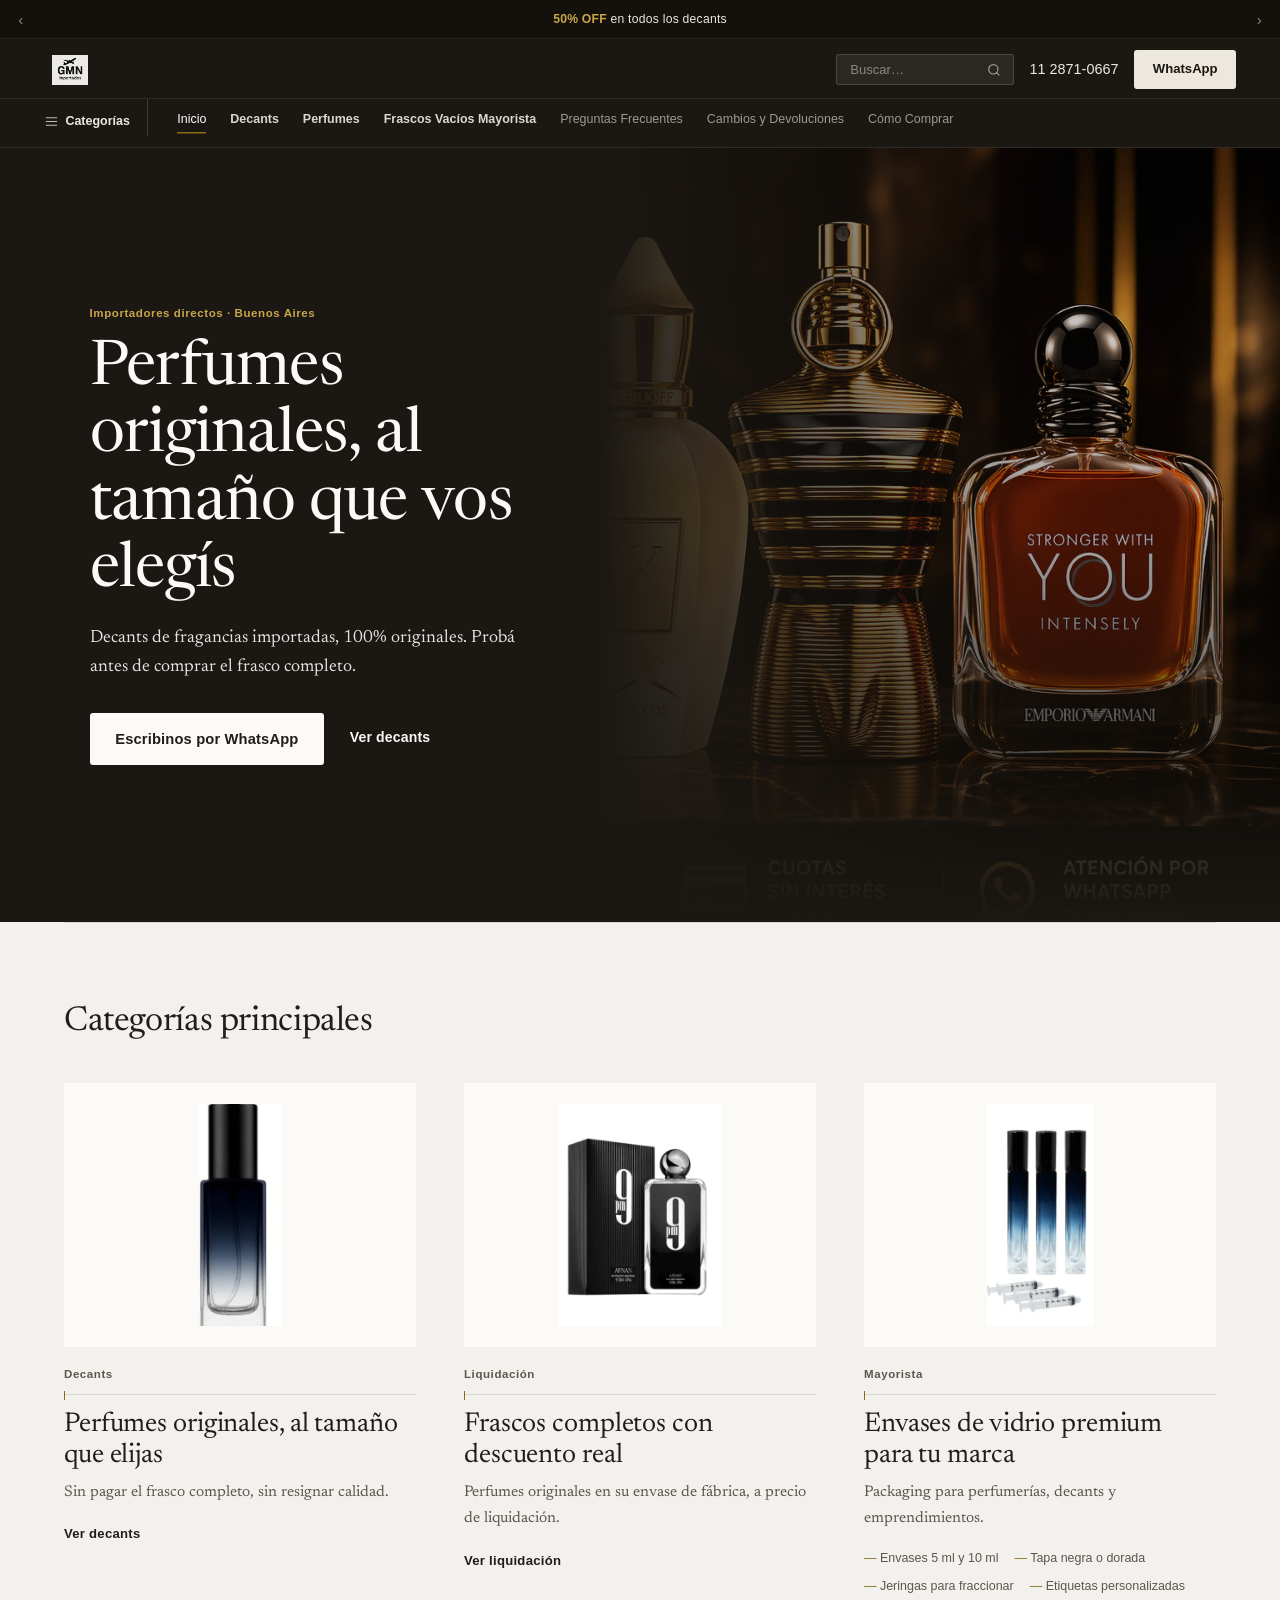
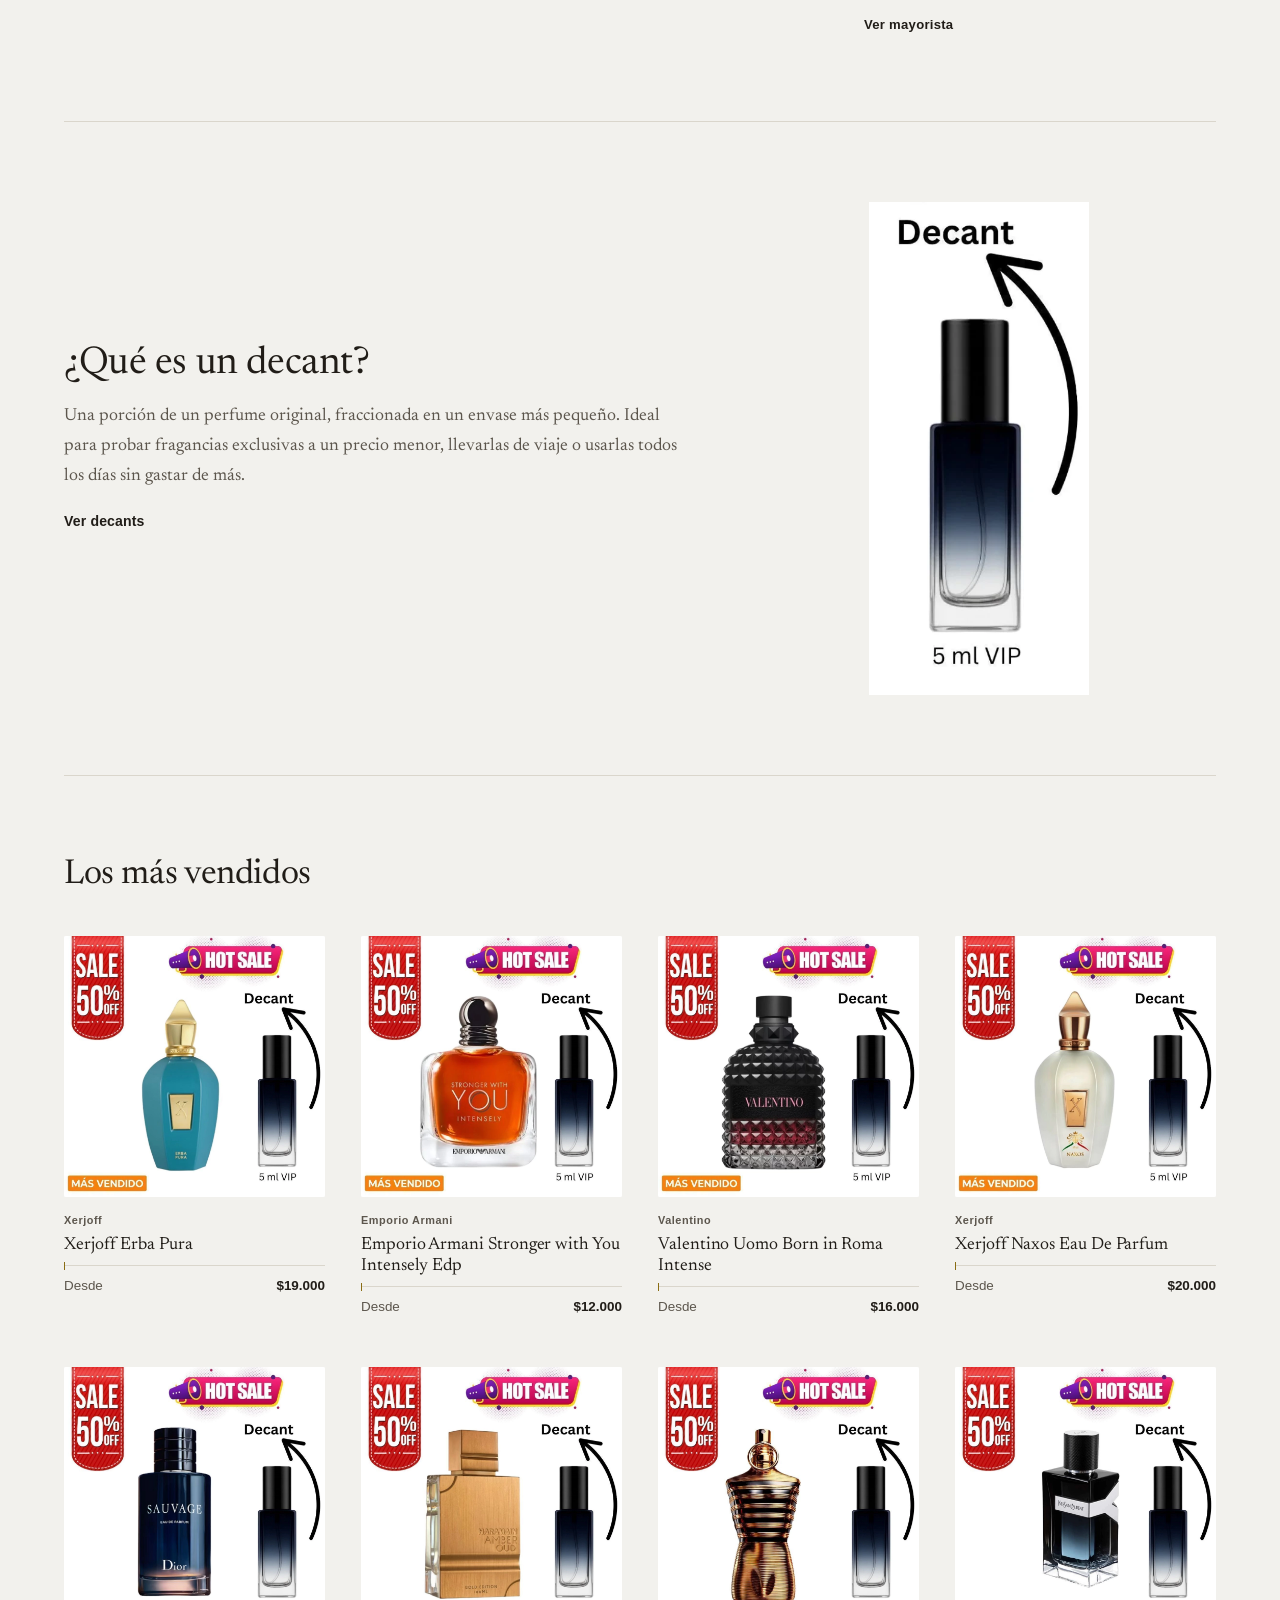
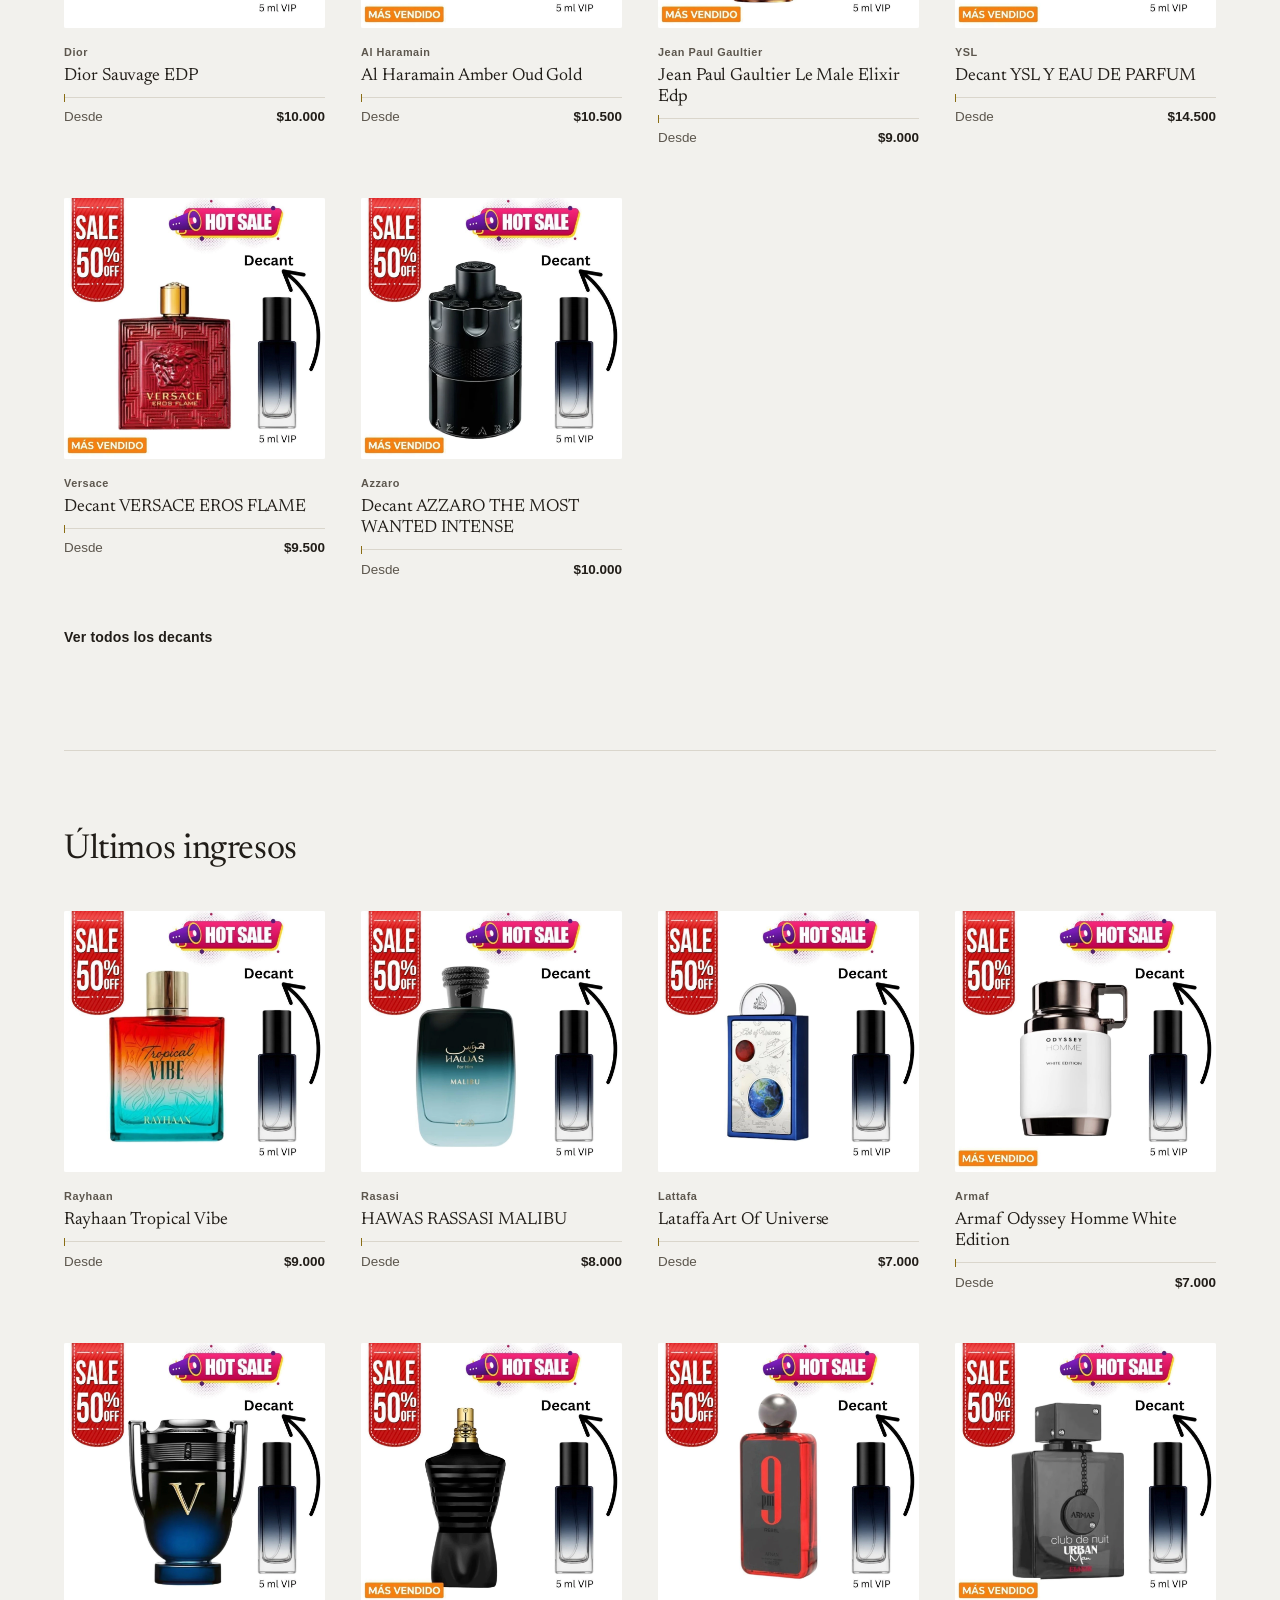
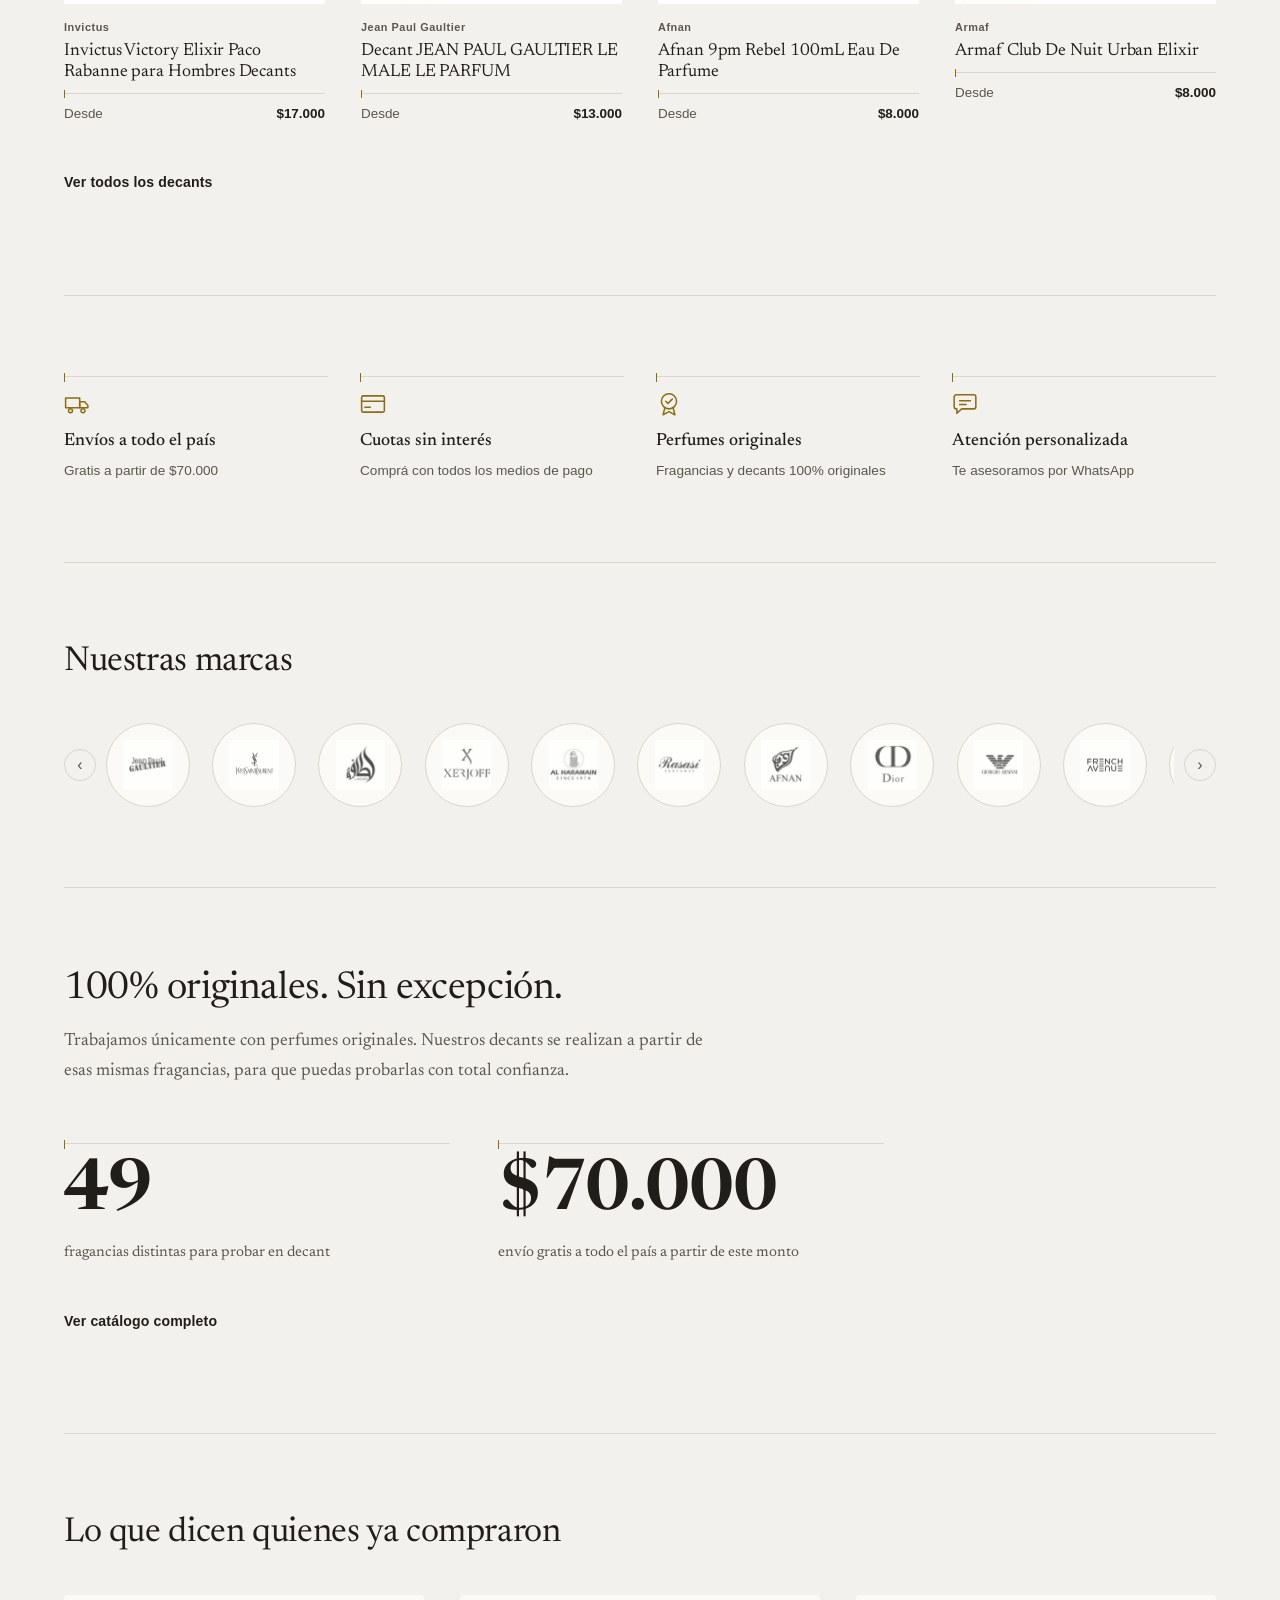
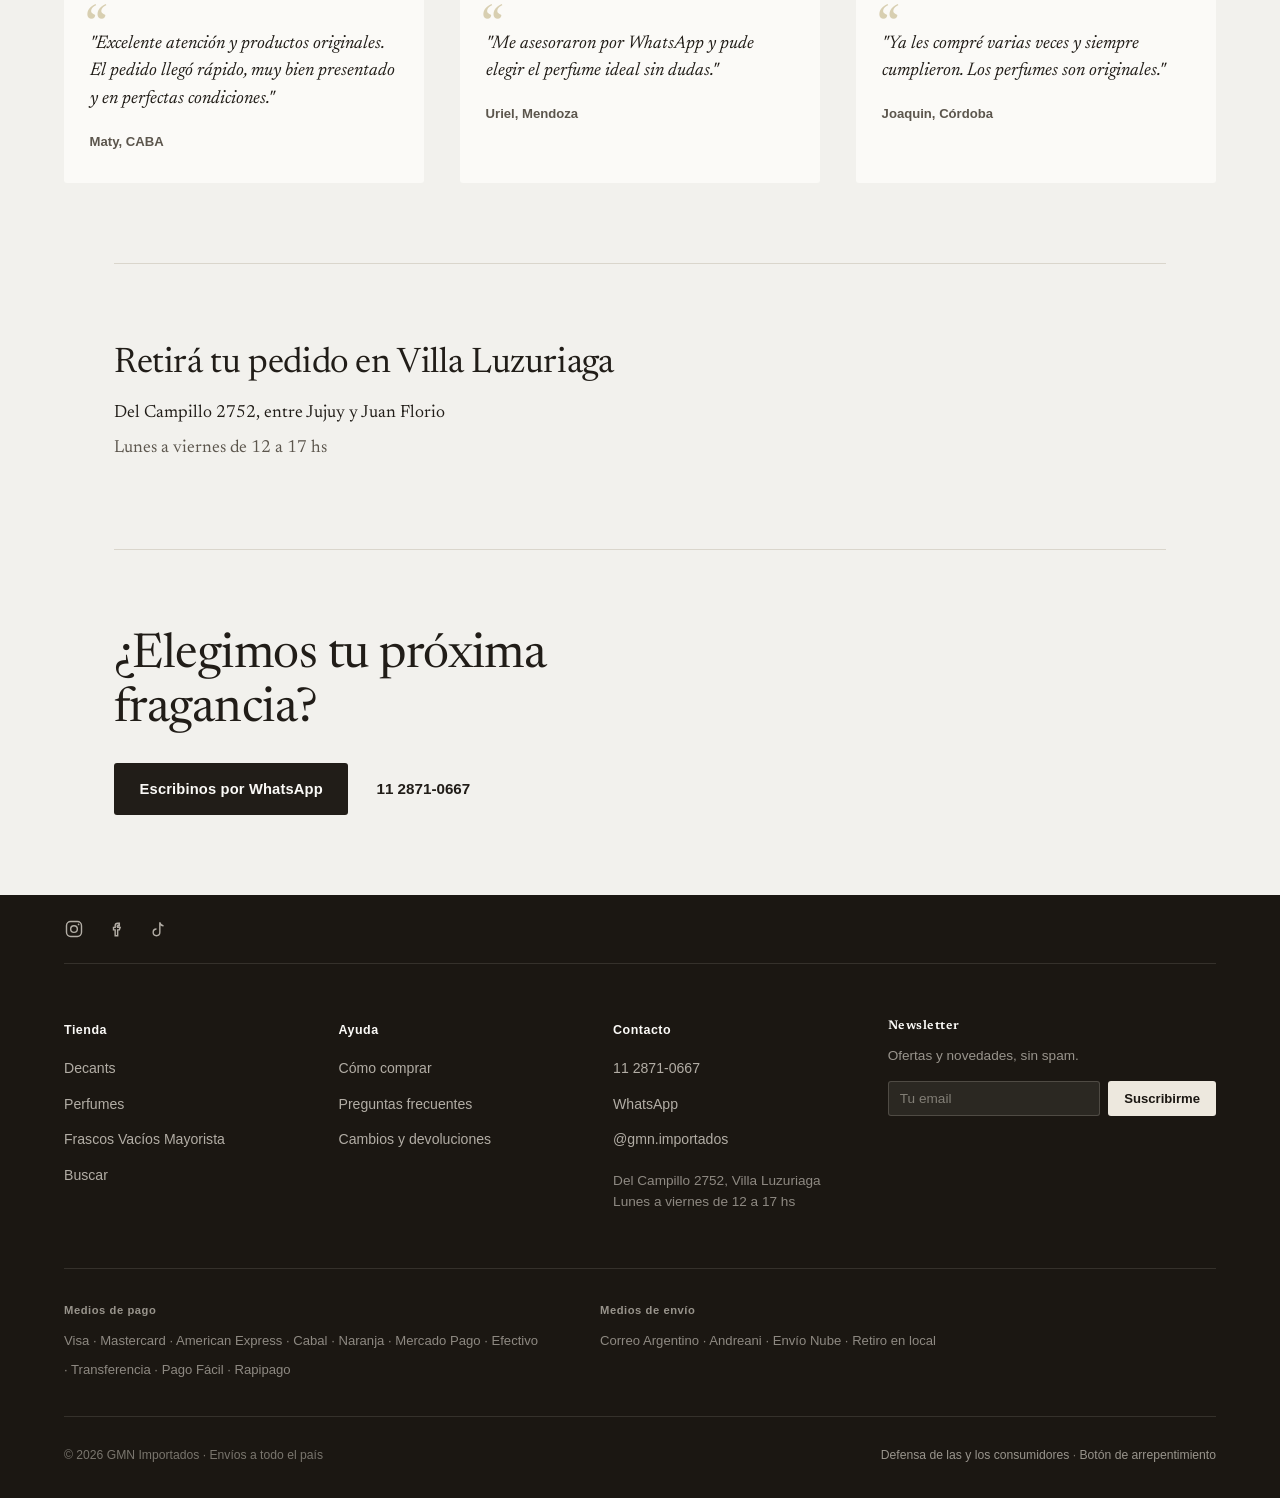
<file: index.html>
<!DOCTYPE html>
<html lang="es">
<head>
<meta charset="UTF-8" />
<meta name="viewport" content="width=device-width, initial-scale=1.0" />
<title>GMN Importados | Decants y envases de vidrio premium</title>
<meta name="description" content="Perfumes originales en decant, liquidación de fragancias y envases de vidrio premium al por mayor para perfumerías y emprendimientos. Envíos a todo el país." />
<link rel="preconnect" href="https://fonts.googleapis.com" />
<link rel="preconnect" href="https://fonts.gstatic.com" crossorigin />
<link href="https://fonts.googleapis.com/css2?family=Newsreader:ital,opsz,wght@0,6..72,400;0,6..72,500;0,6..72,600;1,6..72,400&display=swap" rel="stylesheet" />
<link rel="stylesheet" href="motion.css" />
<link rel="stylesheet" href="site.css" />
</head>
<body>

<div class="mk-intro"><img src="assets/logo.png" alt="" /></div>

<header class="site-header">
  <div class="site-header-top">
    <a href="index.html" class="site-logo brand-card"><img src="assets/logo.png" alt="GMN Importados" /></a>
    <div class="site-header-actions">
      <a href="tel:1128710667" class="site-phone">11 2871-0667</a>
      <a href="https://wa.me/541128710667" class="site-cta" target="_blank" rel="noopener">WhatsApp</a>
    </div>
  </div>
  <nav class="site-tabs">
    <a href="index.html" class="active">Inicio</a>
    <a href="decants.html">Decants</a>
    <a href="perfumes.html">Perfumes</a>
    <a href="mayorista.html">Frascos Vacíos Mayorista</a>
    <a href="preguntas-frecuentes.html">Preguntas Frecuentes</a>
    <a href="cambios-y-devoluciones.html">Cambios y Devoluciones</a>
    <a href="como-comprar.html">Cómo Comprar</a>
  </nav>
</header>

<main>

  <!-- Hero -->
  <section class="hero-full">
    <div class="hero-bg"></div>
    <div class="hero-scrim"></div>
    <div class="hero-full-inner">
      <span class="eyebrow">Importadores directos · Buenos Aires</span>
      <h1>Perfumes originales, al tamaño que vos elegís</h1>
      <p>Decants de fragancias importadas, 100% originales. Probá antes de comprar el frasco completo.</p>
      <div class="hero-actions">
        <a href="https://wa.me/541128710667" class="hero-cta mk-pulse" target="_blank" rel="noopener">Escribinos por WhatsApp</a>
        <a href="decants.html" class="hero-cta-secondary">Ver decants</a>
      </div>
    </div>
  </section>

  <!-- Categorías principales -->
  <section id="categorias">
    <div class="section-inner">
      <div class="section-head"><h2>Categorías principales</h2></div>
      <div class="cat-grid">
        <a href="decants.html" class="cat-card">
          <div class="cat-card-photo"><img src="assets/categorias/decants.webp" alt="" loading="lazy" /></div>
          <span class="eyebrow">Decants</span>
          <h3>Perfumes originales, al tamaño que elijas</h3>
          <p>Sin pagar el frasco completo, sin resignar calidad.</p>
          <span class="cat-card-cta">Ver decants</span>
        </a>
        <a href="perfumes.html" class="cat-card">
          <div class="cat-card-photo"><img src="assets/categorias/liquidacion.webp" alt="" loading="lazy" /></div>
          <span class="eyebrow">Liquidación</span>
          <h3>Frascos completos con descuento real</h3>
          <p>Perfumes originales en su envase de fábrica, a precio de liquidación.</p>
          <span class="cat-card-cta">Ver liquidación</span>
        </a>
        <a href="mayorista.html" class="cat-card">
          <div class="cat-card-photo"><img src="assets/categorias/mayorista.webp" alt="" loading="lazy" /></div>
          <span class="eyebrow">Mayorista</span>
          <h3>Envases de vidrio premium para tu marca</h3>
          <p>Packaging para perfumerías, decants y emprendimientos.</p>
          <ul class="cat-taglist">
            <li>Envases 5 ml y 10 ml</li>
            <li>Tapa negra o dorada</li>
            <li>Jeringas para fraccionar</li>
            <li>Etiquetas personalizadas</li>
          </ul>
          <span class="cat-card-cta">Ver mayorista</span>
        </a>
      </div>
    </div>
  </section>

  <!-- Qué es un decant -->
  <section>
    <div class="explainer">
      <div class="explainer-text">
        <h2>¿Qué es un decant?</h2>
        <p>Una porción de un perfume original, fraccionada en un envase más pequeño. Ideal para probar fragancias exclusivas a un precio menor, llevarlas de viaje o usarlas todos los días sin gastar de más.</p>
        <p class="section-more"><a href="decants.html" class="text-link">Ver decants</a></p>
      </div>
      <div class="explainer-photo"><img src="assets/categorias/que-es-decant.webp" alt="Comparación entre un frasco completo y un decant" loading="lazy" /></div>
    </div>
  </section>

  <!-- Los más vendidos -->
  <section id="mas-vendidos">
    <div class="section-inner">
      <div class="section-head"><h2>Los más vendidos</h2></div>
      <div class="product-grid" id="featured-grid"></div>
      <p class="section-more"><a href="decants.html" class="text-link">Ver todos los decants</a></p>
    </div>
  </section>

  <!-- Últimos ingresos -->
  <section id="ultimos-ingresos">
    <div class="section-inner">
      <div class="section-head"><h2>Últimos ingresos</h2></div>
      <div class="product-grid" id="latest-grid"></div>
      <p class="section-more"><a href="decants.html" class="text-link">Ver todos los decants</a></p>
    </div>
  </section>

  <!-- Beneficios -->
  <section id="beneficios">
    <div class="section-inner">
      <ul class="benefits" role="group" aria-label="Beneficios de comprar en GMN Importados">
        <li>
          <span class="benefit-icon" aria-hidden="true"><svg viewBox="0 0 24 24" fill="none" stroke="currentColor" stroke-width="1.4" stroke-linecap="round" stroke-linejoin="round"><rect x="1.5" y="6.5" width="13" height="9"/><path d="M14.5 10h4.5l3 3.2v2.3h-7.5z"/><circle cx="6" cy="18.2" r="1.8"/><circle cx="17.5" cy="18.2" r="1.8"/></svg></span>
          <strong>Envíos a todo el país</strong><span class="benefit-desc">Gratis a partir de $70.000</span>
        </li>
        <li>
          <span class="benefit-icon" aria-hidden="true"><svg viewBox="0 0 24 24" fill="none" stroke="currentColor" stroke-width="1.4" stroke-linecap="round" stroke-linejoin="round"><rect x="1.5" y="4.5" width="21" height="15" rx="1.5"/><path d="M1.5 9.5h21"/><path d="M4.5 15h5"/></svg></span>
          <strong>Cuotas sin interés</strong><span class="benefit-desc">Comprá con todos los medios de pago</span>
        </li>
        <li>
          <span class="benefit-icon" aria-hidden="true"><svg viewBox="0 0 24 24" fill="none" stroke="currentColor" stroke-width="1.4" stroke-linecap="round" stroke-linejoin="round"><circle cx="12" cy="9.5" r="7"/><path d="M8.2 15.5 6.5 22l5.5-3 5.5 3-1.7-6.5"/><path d="m9 9.5 2 2 4-4"/></svg></span>
          <strong>Perfumes originales</strong><span class="benefit-desc">Fragancias y decants 100% originales</span>
        </li>
        <li>
          <span class="benefit-icon" aria-hidden="true"><svg viewBox="0 0 24 24" fill="none" stroke="currentColor" stroke-width="1.4" stroke-linecap="round" stroke-linejoin="round"><path d="M2 5.5A2 2 0 0 1 4 3.5h16a2 2 0 0 1 2 2v9a2 2 0 0 1-2 2H9l-4.5 4v-4H4a2 2 0 0 1-2-2z"/><path d="M7 9h10M7 12.5h6"/></svg></span>
          <strong>Atención personalizada</strong><span class="benefit-desc">Te asesoramos por WhatsApp</span>
        </li>
      </ul>
    </div>
  </section>

  <!-- Nuestras marcas -->
  <section class="brands-section" id="marcas">
    <div class="section-inner">
      <div class="section-head"><h2>Nuestras marcas</h2></div>
      <div class="brands-carousel">
        <button class="brands-arrow" data-dir="-1" type="button" aria-label="Ver marcas anteriores">&#8249;</button>
        <ul class="brands-track" tabindex="0" role="group" aria-label="Marcas disponibles">
          <li><img src="assets/marcas/jean-paul-gaultier.webp" alt="Jean Paul Gaultier" loading="lazy" /></li>
          <li><img src="assets/marcas/yves-saint-laurent.webp" alt="Yves Saint Laurent" loading="lazy" /></li>
          <li><img src="assets/marcas/lattafa.webp" alt="Lattafa" loading="lazy" /></li>
          <li><img src="assets/marcas/xerjoff.webp" alt="Xerjoff" loading="lazy" /></li>
          <li><img src="assets/marcas/al-haramain.webp" alt="Al Haramain" loading="lazy" /></li>
          <li><img src="assets/marcas/rasasi.webp" alt="Rasasi" loading="lazy" /></li>
          <li><img src="assets/marcas/afnan.webp" alt="Afnan" loading="lazy" /></li>
          <li><img src="assets/marcas/dior.webp" alt="Dior" loading="lazy" /></li>
          <li><img src="assets/marcas/giorgio-armani.webp" alt="Giorgio Armani" loading="lazy" /></li>
          <li><img src="assets/marcas/french-avenue.webp" alt="French Avenue" loading="lazy" /></li>
          <li><img src="assets/marcas/creed.webp" alt="Creed" loading="lazy" /></li>
          <li><img src="assets/marcas/bharara.webp" alt="Bharara" loading="lazy" /></li>
          <li><img src="assets/marcas/maison-alhambra.webp" alt="Maison Alhambra" loading="lazy" /></li>
          <li><img src="assets/marcas/bvlgari.webp" alt="Bvlgari" loading="lazy" /></li>
        </ul>
        <button class="brands-arrow" data-dir="1" type="button" aria-label="Ver más marcas">&#8250;</button>
      </div>
    </div>
  </section>

  <!-- 100% originales -->
  <section>
    <div class="section-inner">
      <div class="trust-statement">
        <h2>100% originales. Sin excepción.</h2>
        <p>Trabajamos únicamente con perfumes originales. Nuestros decants se realizan a partir de esas mismas fragancias, para que puedas probarlas con total confianza.</p>
      </div>
      <div class="stats-grid">
        <div class="stat-card"><strong class="stat-static">49</strong><p>fragancias distintas para probar en decant</p></div>
        <div class="stat-card"><strong class="stat-static">$70.000</strong><p>envío gratis a todo el país a partir de este monto</p></div>
      </div>
      <p class="section-more"><a href="decants.html" class="text-link">Ver catálogo completo</a></p>
    </div>
  </section>

  <!-- Testimonios -->
  <section>
    <div class="section-head">
      <h2>Lo que dicen quienes ya compraron</h2>
    </div>
    <div class="testi-grid">
      <div class="testi-card mk-reveal">
        <p>"Excelente atención y productos originales. El pedido llegó rápido, muy bien presentado y en perfectas condiciones."</p>
        <cite>Maty, CABA</cite>
      </div>
      <div class="testi-card mk-reveal">
        <p>"Me asesoraron por WhatsApp y pude elegir el perfume ideal sin dudas."</p>
        <cite>Uriel, Mendoza</cite>
      </div>
      <div class="testi-card mk-reveal">
        <p>"Ya les compré varias veces y siempre cumplieron. Los perfumes son originales."</p>
        <cite>Joaquin, Córdoba</cite>
      </div>
    </div>
  </section>

  <!-- Ubicación -->
  <section class="location-section">
    <div class="section-inner mk-reveal">
      <h2>Retirá tu pedido en Villa Luzuriaga</h2>
      <p class="location-address">Del Campillo 2752, entre Jujuy y Juan Florio</p>
      <p class="location-hours">Lunes a viernes de 12 a 17 hs</p>
    </div>
  </section>

  <!-- CTA final -->
  <section class="cta-section">
    <div class="mk-reveal">
      <h2>¿Elegimos tu próxima fragancia?</h2>
      <a href="https://wa.me/541128710667" class="cta-btn mk-pulse" target="_blank" rel="noopener">Escribinos por WhatsApp</a>
      <a href="tel:1128710667" class="cta-phone">11 2871-0667</a>
    </div>
  </section>

</main>

<footer class="site-footer">
  <div class="footer-inner">
    <div class="footer-grid">
      <div>
        <h3>Contacto</h3>
        <p><a href="tel:1128710667">11 2871-0667</a></p>
        <p><a href="https://wa.me/541128710667" target="_blank" rel="noopener">WhatsApp</a></p>
        <p><a href="https://instagram.com/gmn.importados" target="_blank" rel="noopener">@gmn.importados</a></p>
      </div>
      <div>
        <h3>Retiro en local</h3>
        <p>Del Campillo 2752, entre Jujuy y Juan Florio, Villa Luzuriaga</p>
        <p>Lunes a viernes de 12 a 17 hs</p>
        <a class="footer-map-link" href="https://www.google.com/maps/search/?api=1&query=Del+Campillo+2752+Villa+Luzuriaga" target="_blank" rel="noopener">Ver en Google Maps</a>
      </div>
    </div>
    <p class="footer-legal">GMN Importados — Envíos a todo el país</p>
  </div>
</footer>

<script src="decants-data.js"></script>
<script>
(function () {
  function fill(gridId, ids) {
    var grid = document.getElementById(gridId);
    if (!grid) return;
    ids.forEach(function (id) {
      var p = DECANTS.find(function (d) { return d.id === id; });
      if (!p) return;
      var a = document.createElement('a');
      a.href = 'producto.html?id=' + p.id;
      a.className = 'product-card mk-card';
      a.innerHTML =
        '<div class="brand-card card-photo"><img src="' + p.img + '" alt="' + p.name + '" loading="lazy" /></div>' +
        '<span class="eyebrow">' + p.brand + '</span>' +
        '<h3>' + p.name.replace(/ Decant$/i, '') + '</h3>' +
        '<ul class="product-price-list"><li><span>Desde</span><strong>$' + p.price.toLocaleString('es-AR') + '</strong></li></ul>';
      grid.appendChild(a);
    });
  }
  // Los más vendidos (mismo orden que la tienda real)
  fill('featured-grid', ['253789480', '257048598', '280057522', '269326051', '257044975', '233589449', '257043385', '294605781', '297260941', '289778094']);
  // Últimos ingresos (selección de novedades del catálogo)
  fill('latest-grid', ['316847614', '316843534', '316848535', '306549171', '275956775', '300058801', '254686988', '251007626']);
})();
</script>
<script src="motion.js"></script>
</body>
</html>
</file>
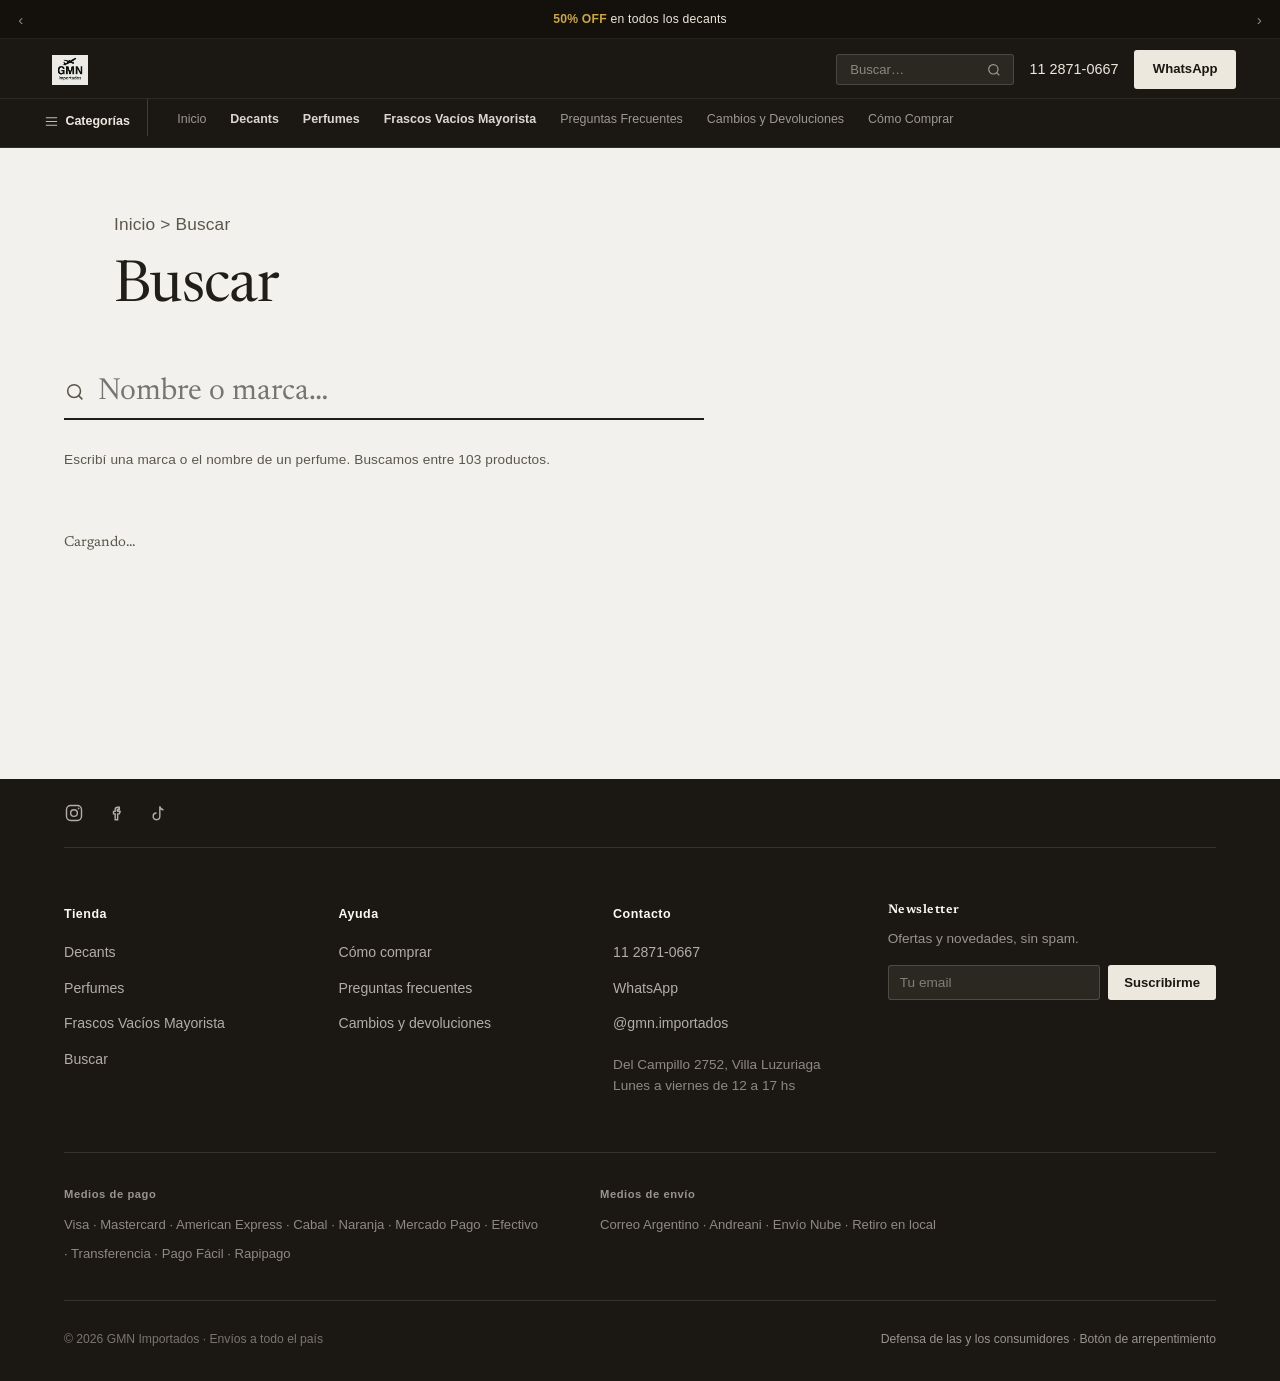
<file: buscar.html>
<!DOCTYPE html>
<html lang="es">
<head>
<meta charset="UTF-8" />
<meta name="viewport" content="width=device-width, initial-scale=1.0" />
<title>Buscar | GMN Importados</title>
<meta name="description" content="Buscá entre decants, perfumes y envases de GMN Importados." />
<meta name="robots" content="noindex" />
<link rel="preconnect" href="https://fonts.googleapis.com" />
<link rel="preconnect" href="https://fonts.gstatic.com" crossorigin />
<link href="https://fonts.googleapis.com/css2?family=Newsreader:ital,opsz,wght@0,6..72,400;0,6..72,500;0,6..72,600;1,6..72,400&display=swap" rel="stylesheet" />
<link rel="stylesheet" href="motion.css" />
<link rel="stylesheet" href="site.css" />
</head>
<body>

<header class="site-header">
  <div class="site-header-top">
    <a href="index.html" class="site-logo brand-card"><img src="assets/logo.png" alt="GMN Importados" /></a>
    <div class="site-header-actions">
      <a href="tel:1128710667" class="site-phone">11 2871-0667</a>
      <a href="https://wa.me/541128710667" class="site-cta" target="_blank" rel="noopener">WhatsApp</a>
    </div>
  </div>
  <nav class="site-tabs">
    <a href="index.html">Inicio</a>
    <a href="decants.html">Decants</a>
    <a href="perfumes.html">Perfumes</a>
    <a href="mayorista.html">Frascos Vacíos Mayorista</a>
    <a href="preguntas-frecuentes.html">Preguntas Frecuentes</a>
    <a href="cambios-y-devoluciones.html">Cambios y Devoluciones</a>
    <a href="como-comprar.html">Cómo Comprar</a>
  </nav>
</header>

<main>
  <div class="page-header">
    <p class="breadcrumb"><a href="index.html">Inicio</a> &gt; Buscar</p>
    <h1>Buscar</h1>
  </div>
  <section>
    <div class="catalog">
      <form class="search-field" role="search" onsubmit="return false">
        <svg viewBox="0 0 24 24" width="22" height="22" fill="none" stroke="currentColor" stroke-width="1.7"><circle cx="11" cy="11" r="7"/><path d="M20 20l-4-4"/></svg>
        <input type="search" id="q" autocomplete="off" placeholder="Nombre o marca…" aria-label="Buscar productos" autofocus />
      </form>
      <p class="search-head" id="result-head"></p>
      <div class="product-grid" id="grid"></div>
    </div>
  </section>
</main>

<footer class="site-footer">
  <div class="footer-inner">
    <div class="footer-grid">
      <div>
        <h3>Contacto</h3>
        <p><a href="tel:1128710667">11 2871-0667</a></p>
        <p><a href="https://wa.me/541128710667" target="_blank" rel="noopener">WhatsApp</a></p>
        <p><a href="https://instagram.com/gmn.importados" target="_blank" rel="noopener">@gmn.importados</a></p>
      </div>
      <div>
        <h3>Retiro en local</h3>
        <p>Del Campillo 2752, entre Jujuy y Juan Florio, Villa Luzuriaga</p>
        <p>Lunes a viernes de 12 a 17 hs</p>
        <a class="footer-map-link" href="https://www.google.com/maps/search/?api=1&query=Del+Campillo+2752+Villa+Luzuriaga" target="_blank" rel="noopener">Ver en Google Maps</a>
      </div>
    </div>
    <p class="footer-legal">GMN Importados — Envíos a todo el país</p>
  </div>
</footer>

<script src="decants-data.js"></script>
<script src="motion.js"></script>
<script>
(function () {
  var input = document.getElementById('q');
  var grid = document.getElementById('grid');
  var head = document.getElementById('result-head');
  var q0 = new URLSearchParams(location.search).get('q') || '';
  if (q0) input.value = q0;

  function norm(s) { return (s || '').toLowerCase().normalize('NFD').replace(/[̀-ͯ]/g, ''); }
  function fmt(n) { return '$' + n.toLocaleString('es-AR'); }

  function render() {
    var term = norm(input.value.trim());
    if (!term) {
      grid.innerHTML = '';
      head.textContent = 'Escribí una marca o el nombre de un perfume. Buscamos entre ' + DECANTS.length + ' productos.';
      return;
    }
    var list = DECANTS.filter(function (p) {
      return norm(p.name).indexOf(term) > -1 || norm(p.brand).indexOf(term) > -1;
    });
    head.textContent = list.length === 0
      ? 'Sin resultados para “' + input.value.trim() + '”'
      : list.length + (list.length === 1 ? ' resultado' : ' resultados') + ' para “' + input.value.trim() + '”';
    if (list.length === 0) {
      grid.innerHTML = '<p class="search-empty">No encontramos nada con ese término. Probá con la marca (Lattafa, Dior, Xerjoff…) o <a href="https://wa.me/541128710667" target="_blank" rel="noopener">escribinos por WhatsApp</a>.</p>';
      return;
    }
    grid.innerHTML = list.map(function (p) {
      return '<a class="product-card mk-card" href="producto.html?id=' + p.id + '">' +
        '<div class="brand-card card-photo"><img src="' + p.img + '" alt="' + p.name + '" loading="lazy"></div>' +
        '<span class="eyebrow">' + p.brand + '</span>' +
        '<h3>' + p.name.replace(/ Decant$/i, '') + '</h3>' +
        '<ul class="product-price-list"><li><span>Precio</span><strong>' + fmt(p.price) + '</strong></li></ul>' +
        '</a>';
    }).join('');
  }

  input.addEventListener('input', render);
  render();
})();
</script>
</body>
</html>
</file>
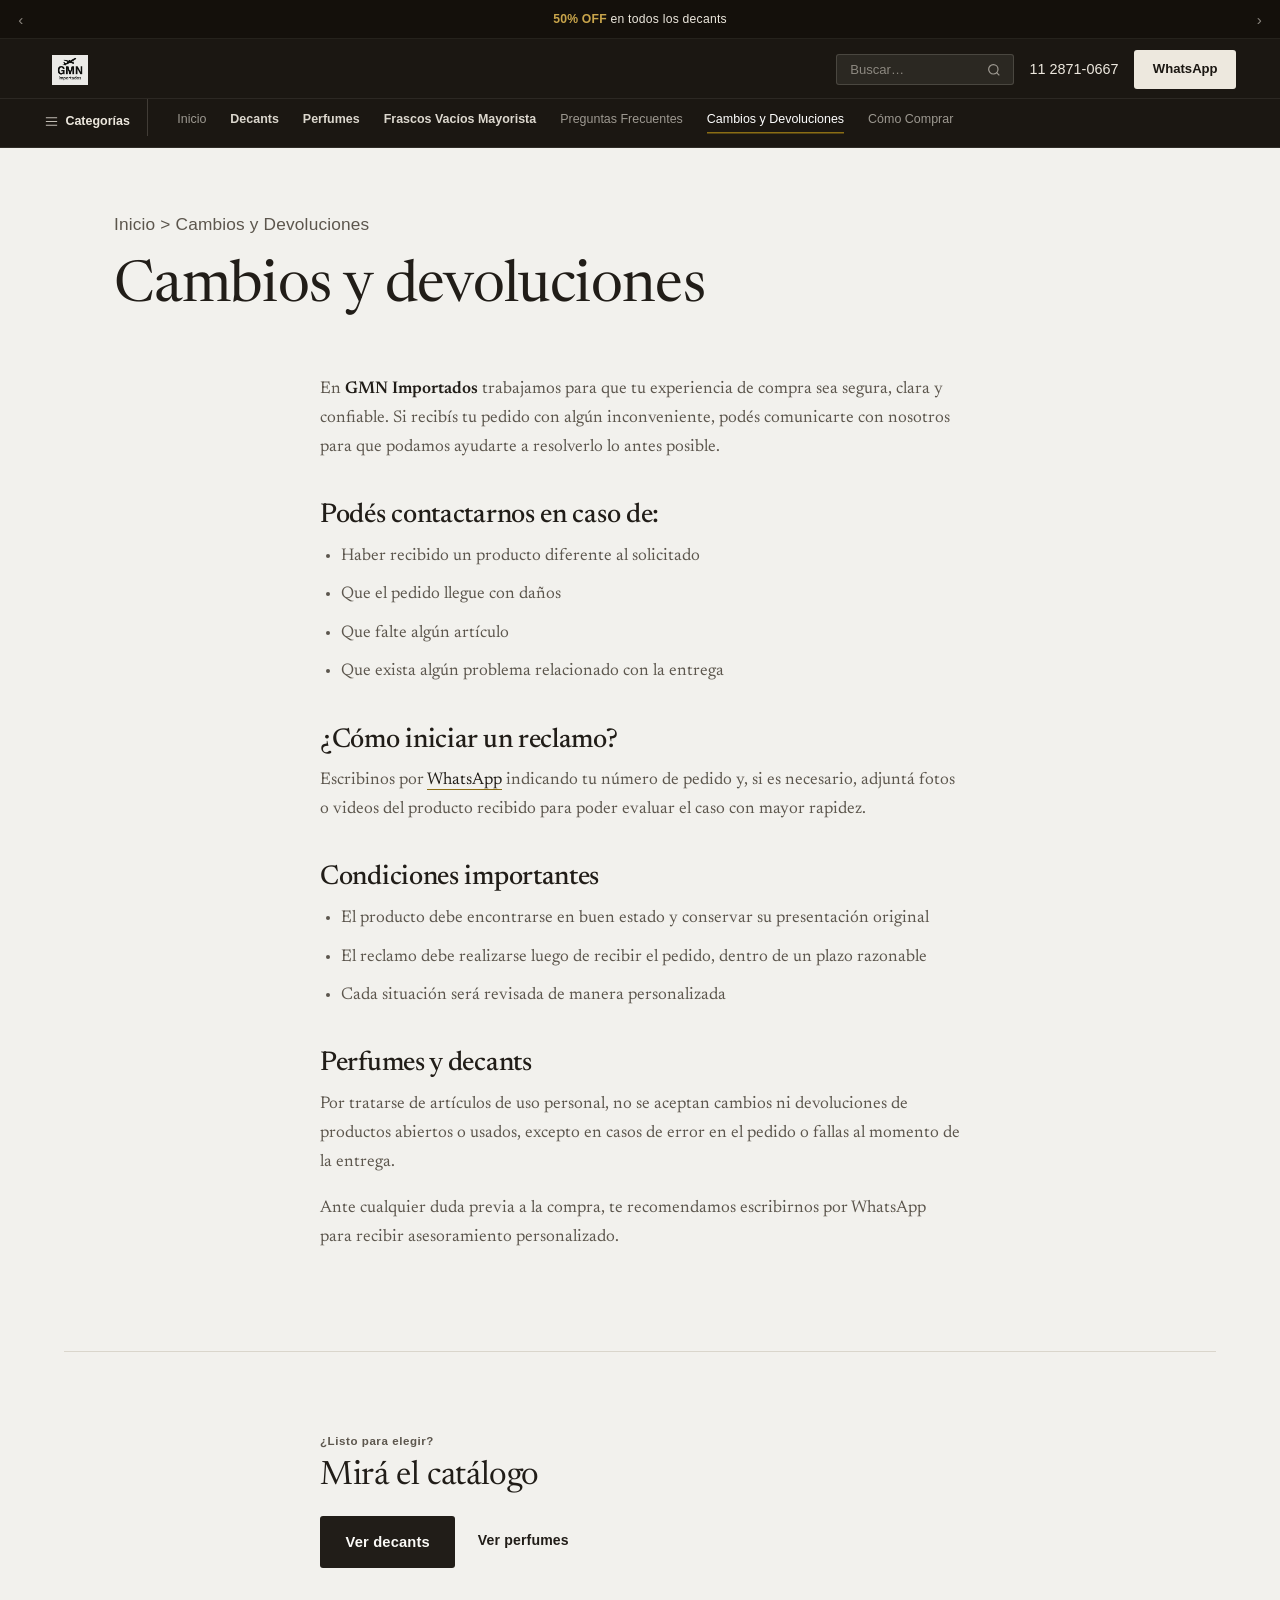
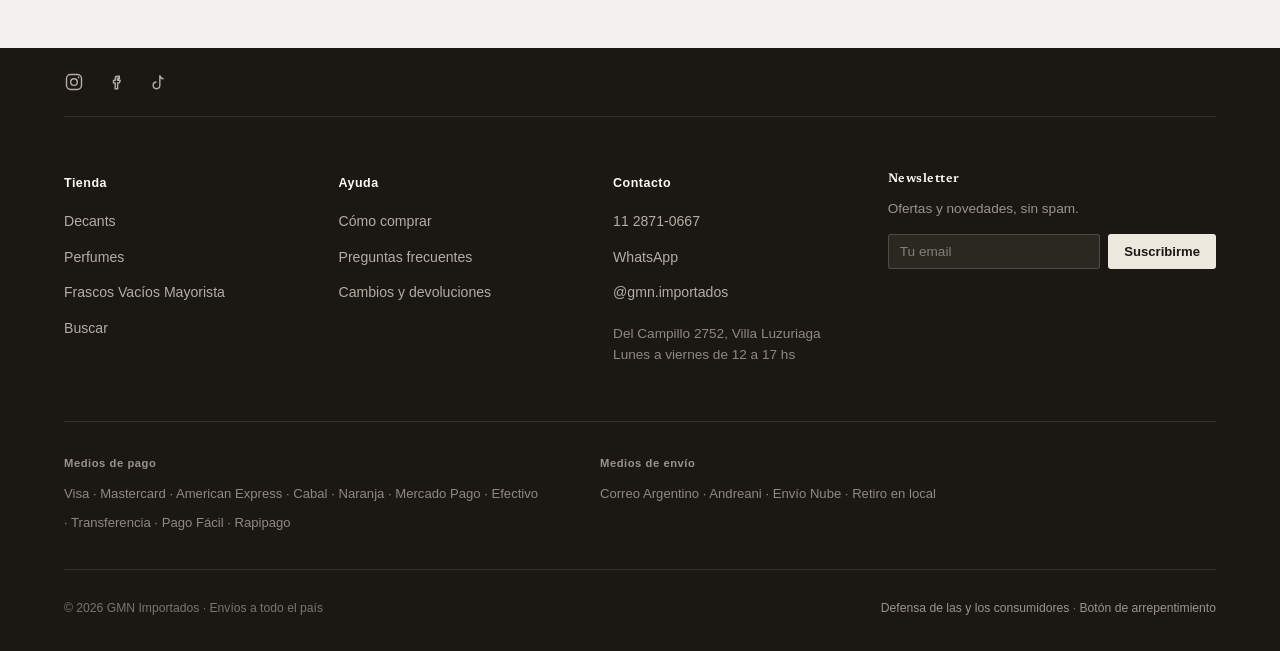
<file: cambios-y-devoluciones.html>
<!DOCTYPE html>
<html lang="es">
<head>
<meta charset="UTF-8" />
<meta name="viewport" content="width=device-width, initial-scale=1.0" />
<title>Cambios y Devoluciones | GMN Importados</title>
<meta name="description" content="Cómo iniciar un reclamo, condiciones de cambio y política de devoluciones en GMN Importados." />
<link rel="preconnect" href="https://fonts.googleapis.com" />
<link rel="preconnect" href="https://fonts.gstatic.com" crossorigin />
<link href="https://fonts.googleapis.com/css2?family=Newsreader:ital,opsz,wght@0,6..72,400;0,6..72,500;0,6..72,600;1,6..72,400&display=swap" rel="stylesheet" />
<link rel="stylesheet" href="motion.css" />
<link rel="stylesheet" href="site.css" />
</head>
<body>

<div class="mk-intro"><img src="assets/logo.png" alt="" /></div>

<header class="site-header">
  <div class="site-header-top">
    <a href="index.html" class="site-logo brand-card"><img src="assets/logo.png" alt="GMN Importados" /></a>
    <div class="site-header-actions">
      <a href="tel:1128710667" class="site-phone">11 2871-0667</a>
      <a href="https://wa.me/541128710667" class="site-cta" target="_blank" rel="noopener">WhatsApp</a>
    </div>
  </div>
  <nav class="site-tabs">
    <a href="index.html">Inicio</a>
    <a href="decants.html">Decants</a>
    <a href="perfumes.html">Perfumes</a>
    <a href="mayorista.html">Frascos Vacíos Mayorista</a>
    <a href="preguntas-frecuentes.html">Preguntas Frecuentes</a>
    <a href="cambios-y-devoluciones.html" class="active">Cambios y Devoluciones</a>
    <a href="como-comprar.html">Cómo Comprar</a>
  </nav>
</header>

<main>
  <div class="page-header">
    <p class="breadcrumb"><a href="index.html">Inicio</a> &gt; Cambios y Devoluciones</p>
    <h1>Cambios y devoluciones</h1>
  </div>
  <section>
    <div class="prose">
      <p>En <strong>GMN Importados</strong> trabajamos para que tu experiencia de compra sea segura, clara y confiable. Si recibís tu pedido con algún inconveniente, podés comunicarte con nosotros para que podamos ayudarte a resolverlo lo antes posible.</p>

      <h2>Podés contactarnos en caso de:</h2>
      <ul>
        <li>Haber recibido un producto diferente al solicitado</li>
        <li>Que el pedido llegue con daños</li>
        <li>Que falte algún artículo</li>
        <li>Que exista algún problema relacionado con la entrega</li>
      </ul>

      <h2>¿Cómo iniciar un reclamo?</h2>
      <p>Escribinos por <a href="https://wa.me/541128710667" target="_blank" rel="noopener">WhatsApp</a> indicando tu número de pedido y, si es necesario, adjuntá fotos o videos del producto recibido para poder evaluar el caso con mayor rapidez.</p>

      <h2>Condiciones importantes</h2>
      <ul>
        <li>El producto debe encontrarse en buen estado y conservar su presentación original</li>
        <li>El reclamo debe realizarse luego de recibir el pedido, dentro de un plazo razonable</li>
        <li>Cada situación será revisada de manera personalizada</li>
      </ul>

      <h2>Perfumes y decants</h2>
      <p>Por tratarse de artículos de uso personal, no se aceptan cambios ni devoluciones de productos abiertos o usados, excepto en casos de error en el pedido o fallas al momento de la entrega.</p>

      <p>Ante cualquier duda previa a la compra, te recomendamos escribirnos por WhatsApp para recibir asesoramiento personalizado.</p>
    </div>
  </section>

  <section class="page-cta">
    <div class="section-inner">
      <p class="eyebrow">¿Listo para elegir?</p>
      <h2>Mirá el catálogo</h2>
      <div class="page-cta-actions">
        <a href="decants.html" class="cta-btn">Ver decants</a>
        <a href="perfumes.html" class="text-link">Ver perfumes</a>
      </div>
    </div>
  </section>
</main>

<footer class="site-footer">
  <div class="footer-inner">
    <div class="footer-grid">
      <div>
        <h3>Contacto</h3>
        <p><a href="tel:1128710667">11 2871-0667</a></p>
        <p><a href="https://wa.me/541128710667" target="_blank" rel="noopener">WhatsApp</a></p>
        <p><a href="https://instagram.com/gmn.importados" target="_blank" rel="noopener">@gmn.importados</a></p>
      </div>
      <div>
        <h3>Retiro en local</h3>
        <p>Del Campillo 2752, entre Jujuy y Juan Florio, Villa Luzuriaga</p>
        <p>Lunes a viernes de 12 a 17 hs</p>
        <a class="footer-map-link" href="https://www.google.com/maps/search/?api=1&query=Del+Campillo+2752+Villa+Luzuriaga" target="_blank" rel="noopener">Ver en Google Maps</a>
      </div>
    </div>
    <p class="footer-legal">GMN Importados — Envíos a todo el país</p>
  </div>
</footer>

<script src="motion.js"></script>
</body>
</html>
</file>
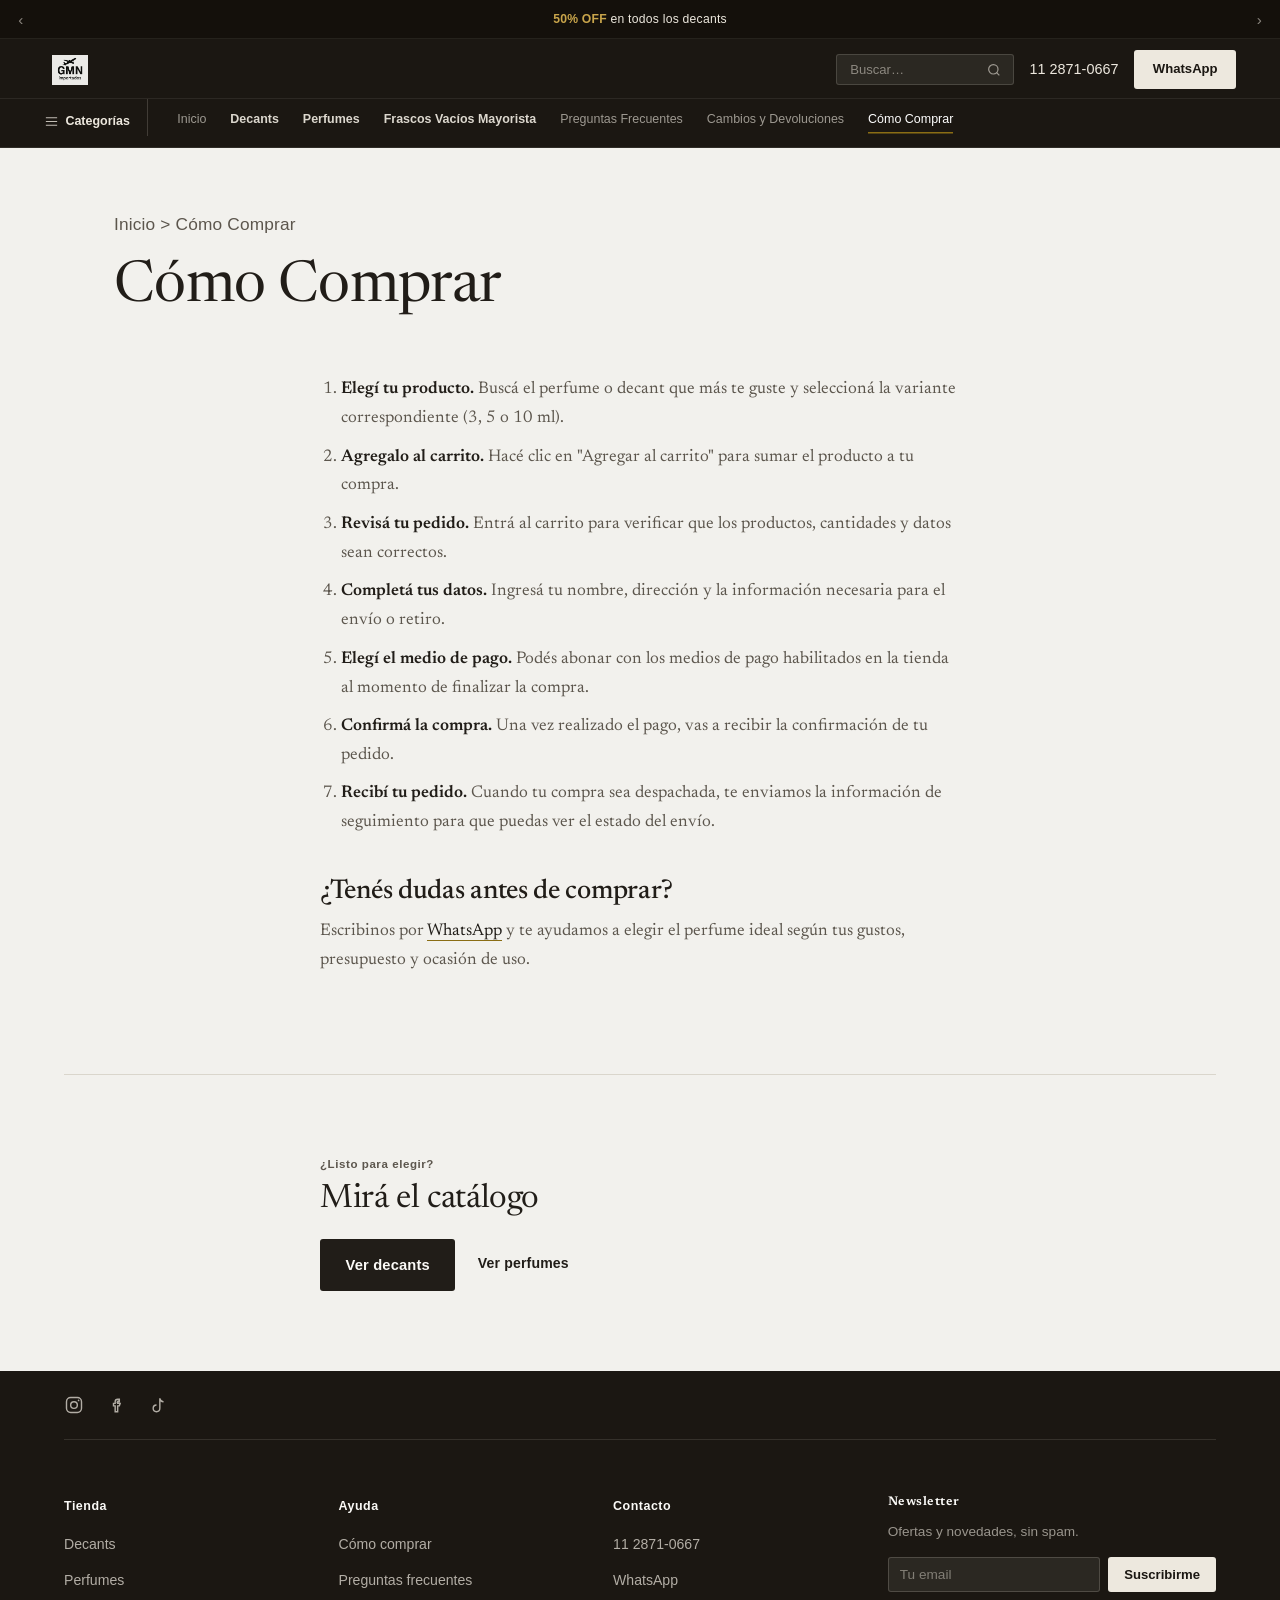
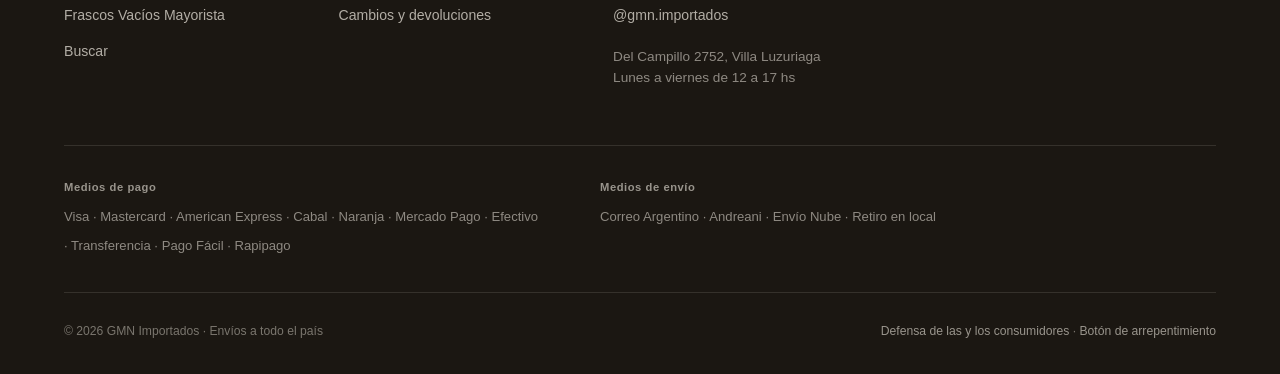
<file: como-comprar.html>
<!DOCTYPE html>
<html lang="es">
<head>
<meta charset="UTF-8" />
<meta name="viewport" content="width=device-width, initial-scale=1.0" />
<title>Cómo Comprar | GMN Importados</title>
<meta name="description" content="Paso a paso para comprar en GMN Importados: elegí tu producto, agregalo al carrito, completá tus datos y confirmá tu compra." />
<link rel="preconnect" href="https://fonts.googleapis.com" />
<link rel="preconnect" href="https://fonts.gstatic.com" crossorigin />
<link href="https://fonts.googleapis.com/css2?family=Newsreader:ital,opsz,wght@0,6..72,400;0,6..72,500;0,6..72,600;1,6..72,400&display=swap" rel="stylesheet" />
<link rel="stylesheet" href="motion.css" />
<link rel="stylesheet" href="site.css" />
</head>
<body>

<div class="mk-intro"><img src="assets/logo.png" alt="" /></div>

<header class="site-header">
  <div class="site-header-top">
    <a href="index.html" class="site-logo brand-card"><img src="assets/logo.png" alt="GMN Importados" /></a>
    <div class="site-header-actions">
      <a href="tel:1128710667" class="site-phone">11 2871-0667</a>
      <a href="https://wa.me/541128710667" class="site-cta" target="_blank" rel="noopener">WhatsApp</a>
    </div>
  </div>
  <nav class="site-tabs">
    <a href="index.html">Inicio</a>
    <a href="decants.html">Decants</a>
    <a href="perfumes.html">Perfumes</a>
    <a href="mayorista.html">Frascos Vacíos Mayorista</a>
    <a href="preguntas-frecuentes.html">Preguntas Frecuentes</a>
    <a href="cambios-y-devoluciones.html">Cambios y Devoluciones</a>
    <a href="como-comprar.html" class="active">Cómo Comprar</a>
  </nav>
</header>

<main>
  <div class="page-header">
    <p class="breadcrumb"><a href="index.html">Inicio</a> &gt; Cómo Comprar</p>
    <h1>Cómo Comprar</h1>
  </div>
  <section>
    <div class="prose">
      <ol>
        <li><strong>Elegí tu producto.</strong> Buscá el perfume o decant que más te guste y seleccioná la variante correspondiente (3, 5 o 10 ml).</li>
        <li><strong>Agregalo al carrito.</strong> Hacé clic en "Agregar al carrito" para sumar el producto a tu compra.</li>
        <li><strong>Revisá tu pedido.</strong> Entrá al carrito para verificar que los productos, cantidades y datos sean correctos.</li>
        <li><strong>Completá tus datos.</strong> Ingresá tu nombre, dirección y la información necesaria para el envío o retiro.</li>
        <li><strong>Elegí el medio de pago.</strong> Podés abonar con los medios de pago habilitados en la tienda al momento de finalizar la compra.</li>
        <li><strong>Confirmá la compra.</strong> Una vez realizado el pago, vas a recibir la confirmación de tu pedido.</li>
        <li><strong>Recibí tu pedido.</strong> Cuando tu compra sea despachada, te enviamos la información de seguimiento para que puedas ver el estado del envío.</li>
      </ol>
      <h2>¿Tenés dudas antes de comprar?</h2>
      <p>Escribinos por <a href="https://wa.me/541128710667" target="_blank" rel="noopener">WhatsApp</a> y te ayudamos a elegir el perfume ideal según tus gustos, presupuesto y ocasión de uso.</p>
    </div>
  </section>

  <section class="page-cta">
    <div class="section-inner">
      <p class="eyebrow">¿Listo para elegir?</p>
      <h2>Mirá el catálogo</h2>
      <div class="page-cta-actions">
        <a href="decants.html" class="cta-btn">Ver decants</a>
        <a href="perfumes.html" class="text-link">Ver perfumes</a>
      </div>
    </div>
  </section>
</main>

<footer class="site-footer">
  <div class="footer-inner">
    <div class="footer-grid">
      <div>
        <h3>Contacto</h3>
        <p><a href="tel:1128710667">11 2871-0667</a></p>
        <p><a href="https://wa.me/541128710667" target="_blank" rel="noopener">WhatsApp</a></p>
        <p><a href="https://instagram.com/gmn.importados" target="_blank" rel="noopener">@gmn.importados</a></p>
      </div>
      <div>
        <h3>Retiro en local</h3>
        <p>Del Campillo 2752, entre Jujuy y Juan Florio, Villa Luzuriaga</p>
        <p>Lunes a viernes de 12 a 17 hs</p>
        <a class="footer-map-link" href="https://www.google.com/maps/search/?api=1&query=Del+Campillo+2752+Villa+Luzuriaga" target="_blank" rel="noopener">Ver en Google Maps</a>
      </div>
    </div>
    <p class="footer-legal">GMN Importados — Envíos a todo el país</p>
  </div>
</footer>

<script src="motion.js"></script>
</body>
</html>
</file>
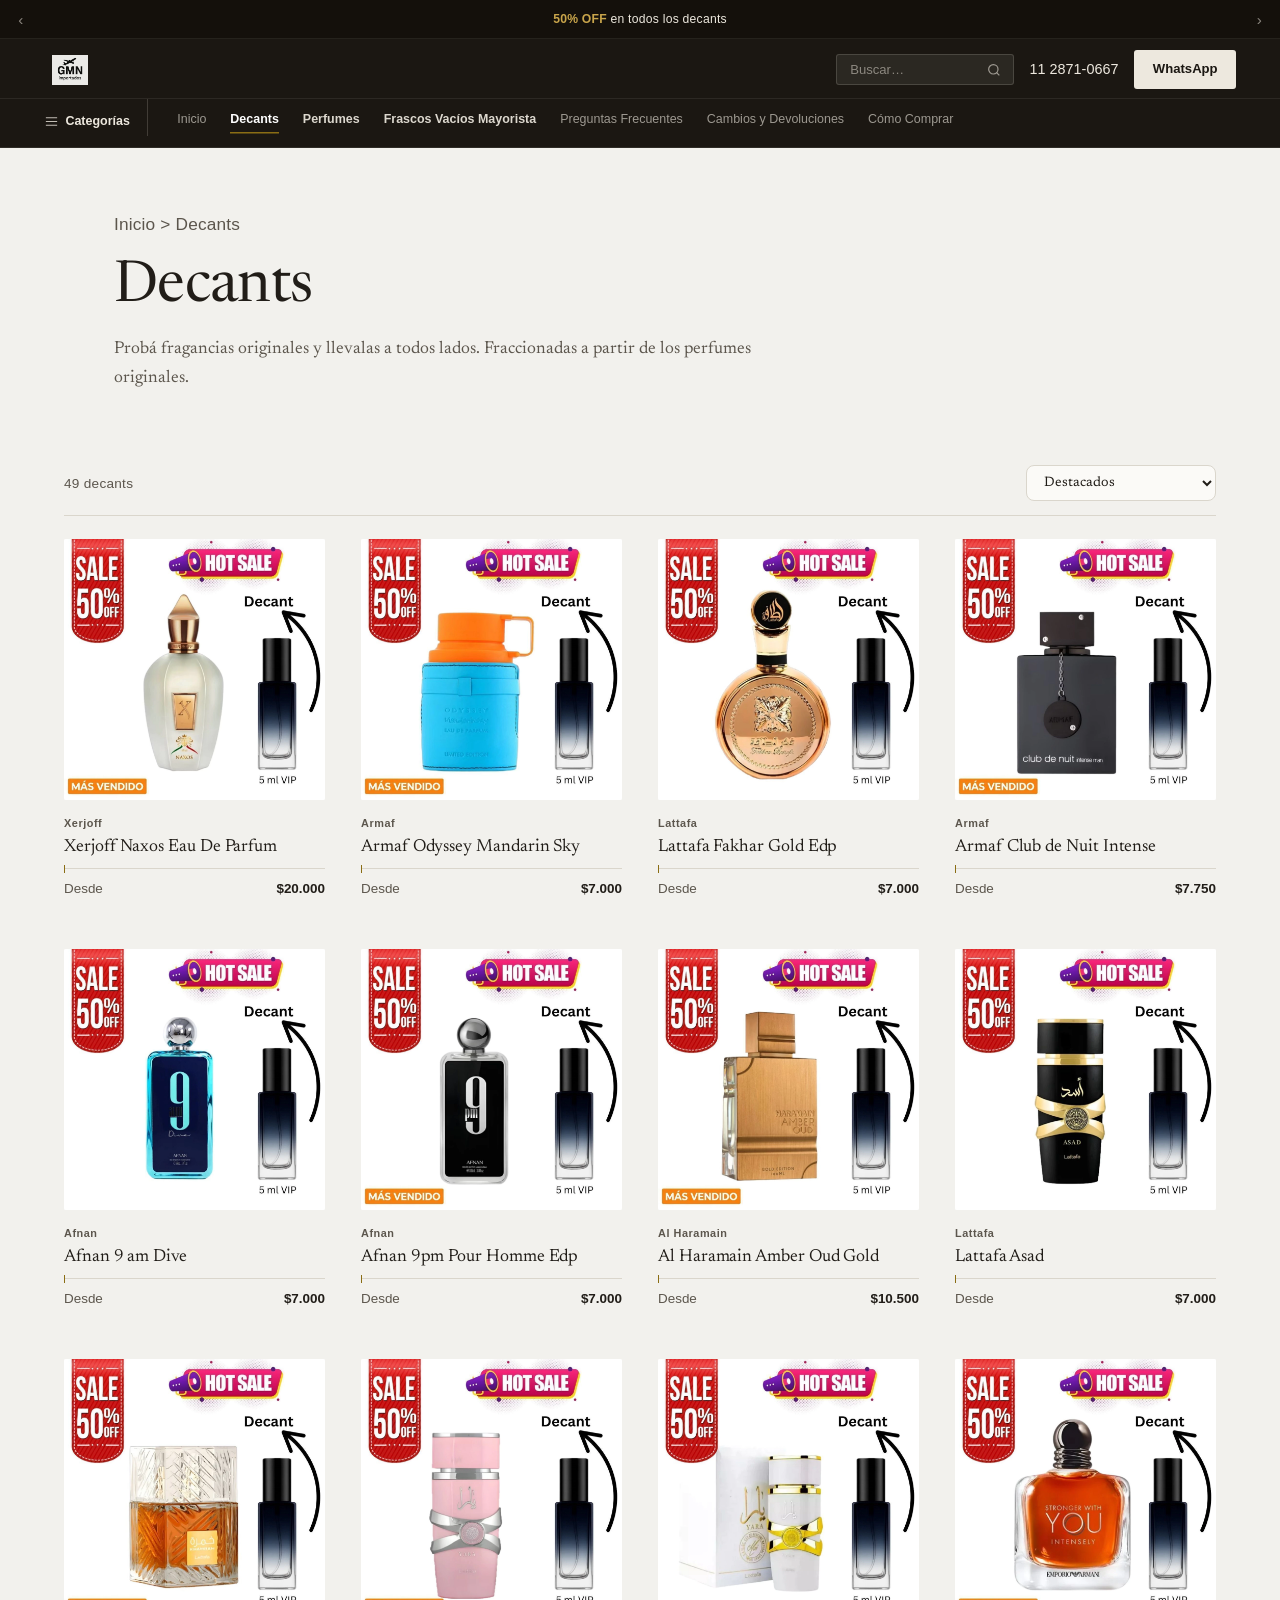
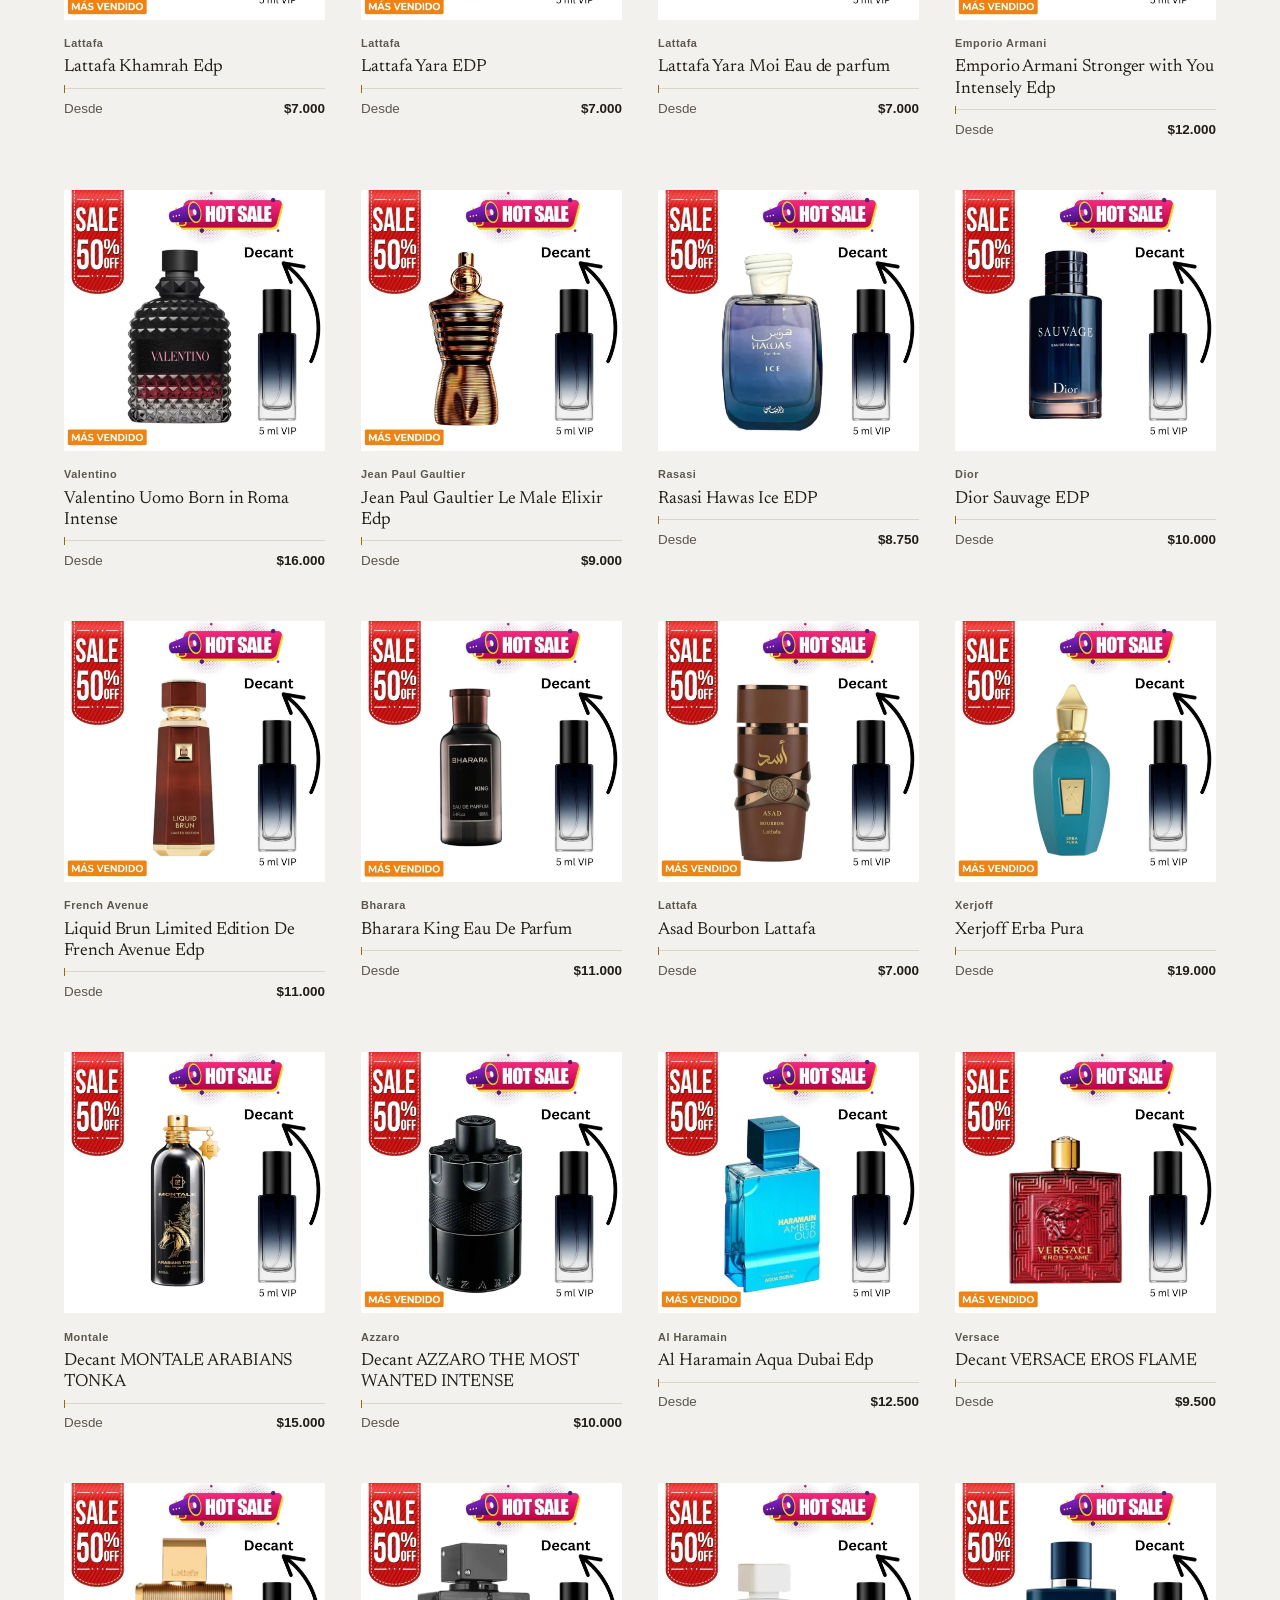
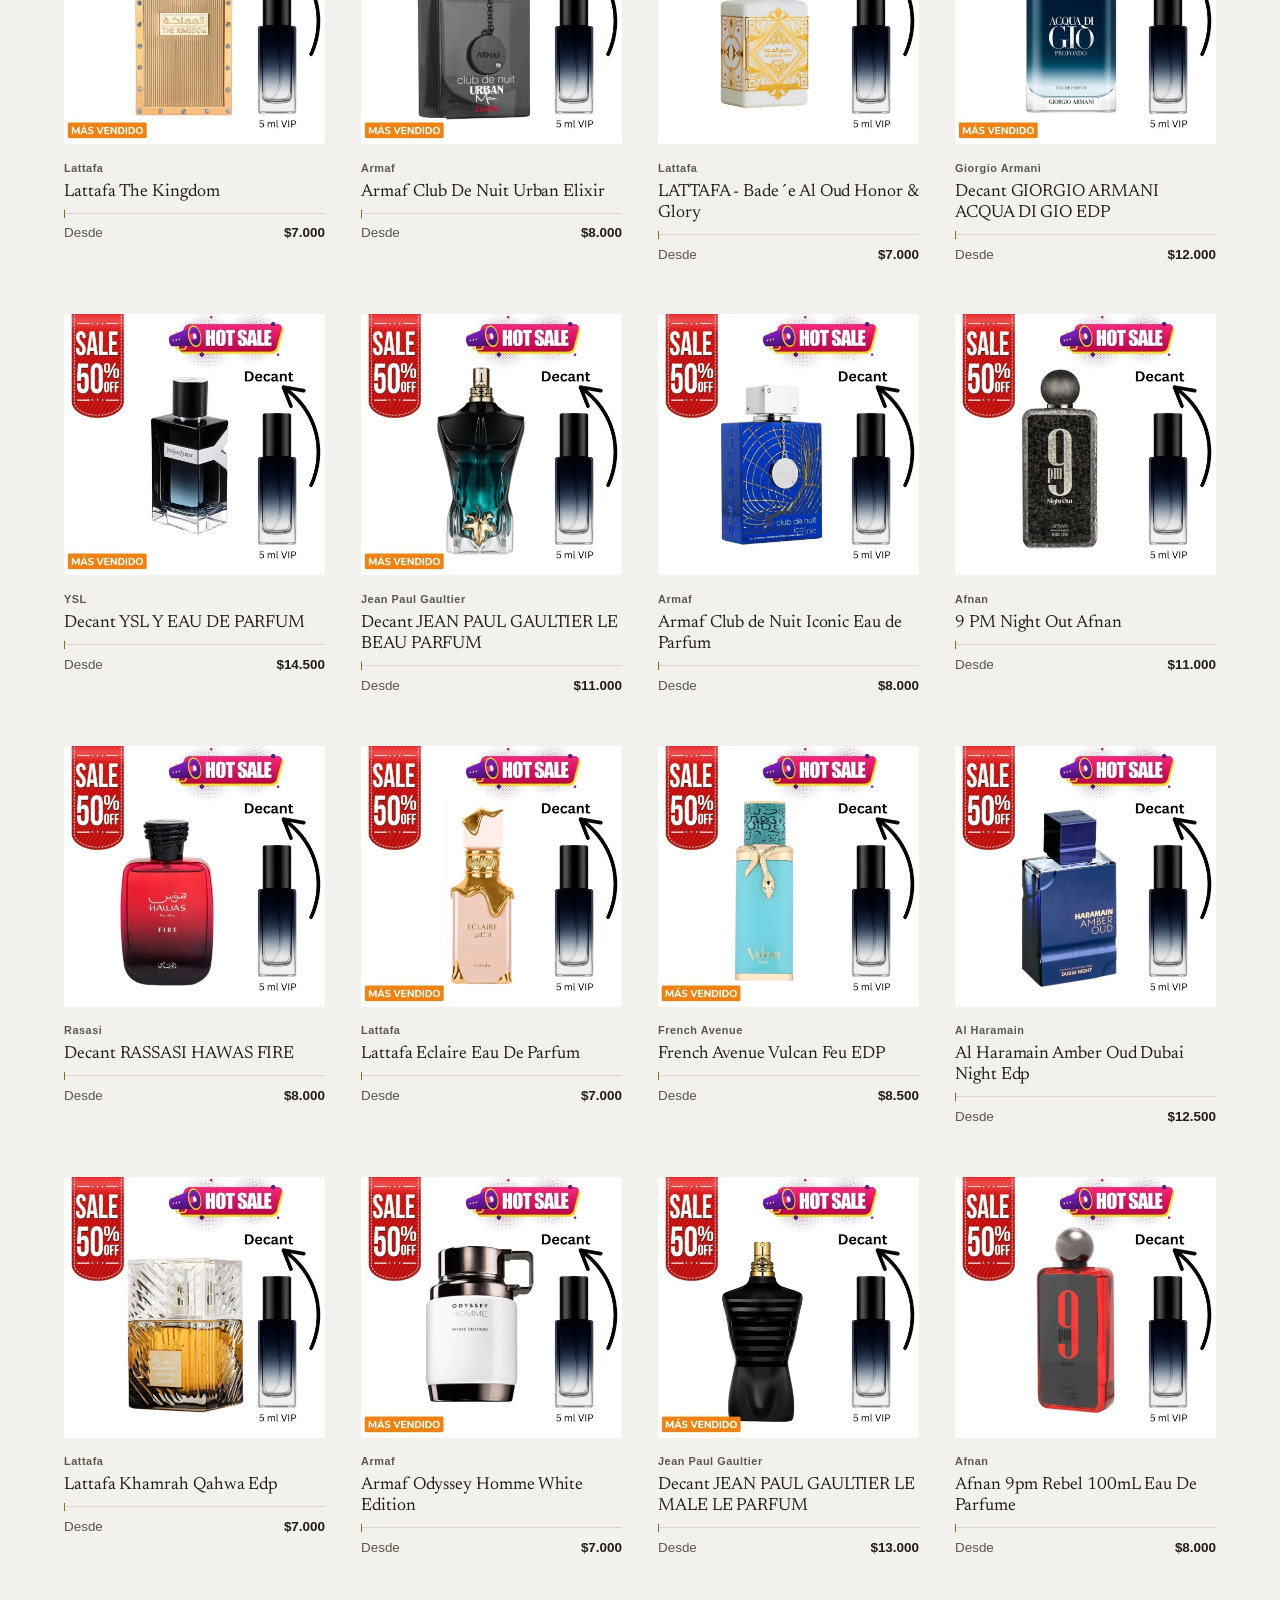
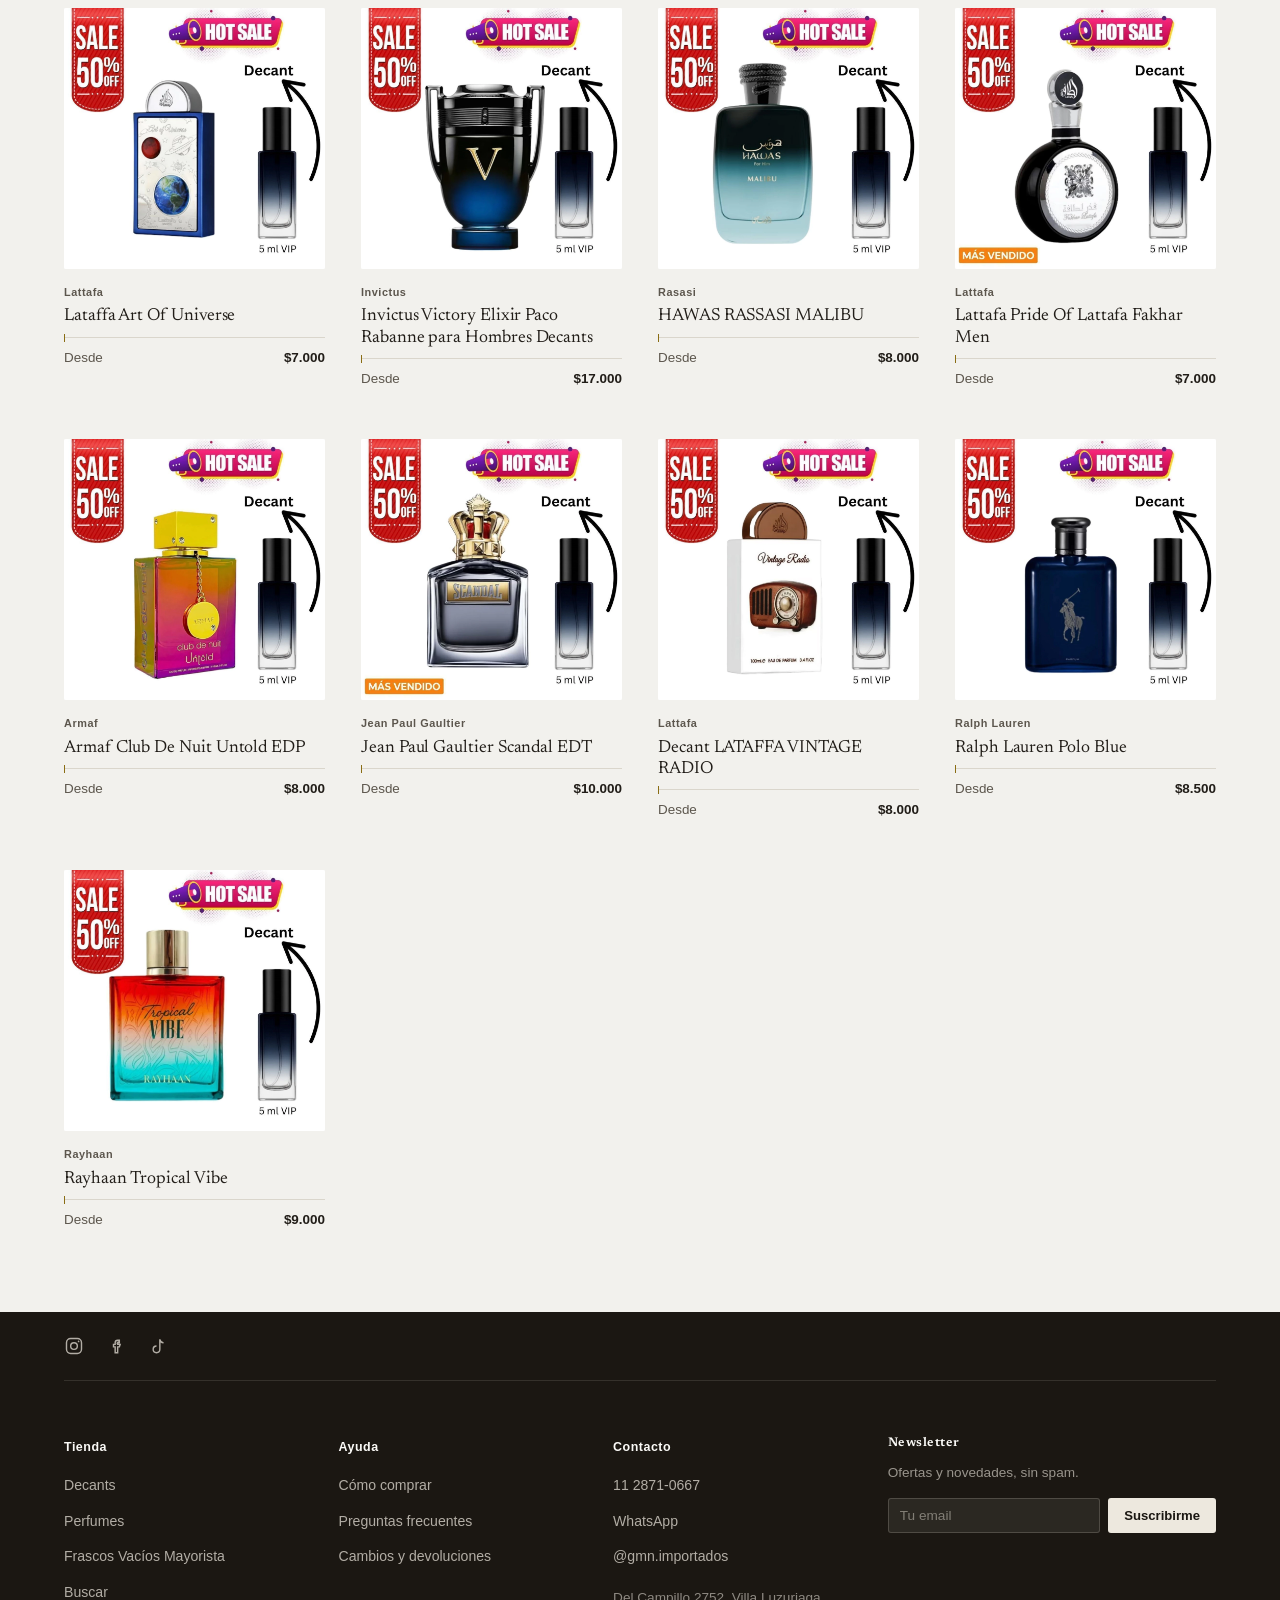
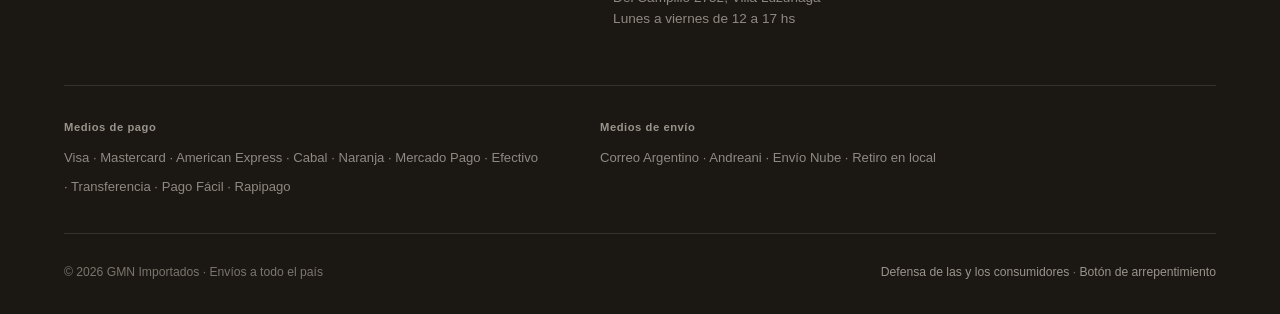
<file: decants.html>
<!DOCTYPE html>
<html lang="es">
<head>
<meta charset="UTF-8" />
<meta name="viewport" content="width=device-width, initial-scale=1.0" />
<title>Decants | GMN Importados</title>
<meta name="description" content="Decants de perfumes originales — Xerjoff, Dior, Armani, Valentino, Lattafa, Armaf y más de 40 fragancias. Probá antes de comprar el frasco completo." />
<link rel="preconnect" href="https://fonts.googleapis.com" />
<link rel="preconnect" href="https://fonts.gstatic.com" crossorigin />
<link href="https://fonts.googleapis.com/css2?family=Newsreader:ital,opsz,wght@0,6..72,400;0,6..72,500;0,6..72,600;1,6..72,400&display=swap" rel="stylesheet" />
<link rel="stylesheet" href="motion.css" />
<link rel="stylesheet" href="site.css" />
<style>
  .catalog { max-width: 1240px; margin: 0 auto; }
  .catalog-toolbar { display: flex; justify-content: space-between; align-items: center; gap: 1rem; margin-bottom: 1.4rem; flex-wrap: wrap; }
  .catalog-count { font-size: .85rem; color: var(--mk-texto-suave); }
  .catalog-sort select {
    background: var(--dark2); border: 1px solid var(--line); color: var(--mk-texto);
    border-radius: 8px; padding: .55rem .8rem; font-size: .85rem; font-family: var(--font-body);
  }
  .catalog-empty { text-align: center; padding: 3rem 1rem; color: var(--mk-texto-suave); }
</style>
</head>
<body>

<div class="mk-intro"><img src="assets/logo.png" alt="" /></div>

<header class="site-header">
  <div class="site-header-top">
    <a href="index.html" class="site-logo brand-card"><img src="assets/logo.png" alt="GMN Importados" /></a>
    <div class="site-header-actions">
      <a href="tel:1128710667" class="site-phone">11 2871-0667</a>
      <a href="https://wa.me/541128710667" class="site-cta" target="_blank" rel="noopener">WhatsApp</a>
    </div>
  </div>
  <nav class="site-tabs">
    <a href="index.html">Inicio</a>
    <a href="decants.html" class="active">Decants</a>
    <a href="perfumes.html">Perfumes</a>
    <a href="mayorista.html">Frascos Vacíos Mayorista</a>
    <a href="preguntas-frecuentes.html">Preguntas Frecuentes</a>
    <a href="cambios-y-devoluciones.html">Cambios y Devoluciones</a>
    <a href="como-comprar.html">Cómo Comprar</a>
  </nav>
</header>

<main>

  <div class="page-header">
    <p class="breadcrumb"><a href="index.html">Inicio</a> &gt; Decants</p>
    <h1>Decants</h1>
    <p>Probá fragancias originales y llevalas a todos lados. Fraccionadas a partir de los perfumes originales.</p>
  </div>

  <section>
    <div class="catalog">
      <div class="catalog-toolbar">
        <span class="catalog-count" id="catalog-count"></span>
        <span class="catalog-sort">
          <select id="sort-select">
            <option value="default">Destacados</option>
            <option value="price-asc">Precio: menor a mayor</option>
            <option value="price-desc">Precio: mayor a menor</option>
            <option value="name-asc">Nombre: A-Z</option>
          </select>
        </span>
      </div>
      <div class="product-grid" id="product-grid"></div>
    </div>
  </section>

</main>

<footer class="site-footer">
  <div class="footer-inner">
    <div class="footer-grid">
      <div>
        <h3>Contacto</h3>
        <p><a href="tel:1128710667">11 2871-0667</a></p>
        <p><a href="https://wa.me/541128710667" target="_blank" rel="noopener">WhatsApp</a></p>
        <p><a href="https://instagram.com/gmn.importados" target="_blank" rel="noopener">@gmn.importados</a></p>
      </div>
      <div>
        <h3>Retiro en local</h3>
        <p>Del Campillo 2752, entre Jujuy y Juan Florio, Villa Luzuriaga</p>
        <p>Lunes a viernes de 12 a 17 hs</p>
        <a class="footer-map-link" href="https://www.google.com/maps/search/?api=1&query=Del+Campillo+2752+Villa+Luzuriaga" target="_blank" rel="noopener">Ver en Google Maps</a>
      </div>
    </div>
    <p class="footer-legal">GMN Importados — Envíos a todo el país</p>
  </div>
</footer>

<script src="decants-data.js"></script>
<script src="motion.js"></script>
<script>
(function () {
  var grid = document.getElementById('product-grid');
  var countEl = document.getElementById('catalog-count');
  var sortSelect = document.getElementById('sort-select');

  function fmtPrice(n) { return '$' + n.toLocaleString('es-AR'); }

  function card(p) {
    var a = document.createElement('a');
    a.href = 'producto.html?id=' + p.id;
    a.className = 'product-card mk-card';
    a.innerHTML =
      '<div class="brand-card card-photo"><img src="' + p.img + '" alt="' + p.name + '" loading="lazy" /></div>' +
      '<span class="eyebrow">' + p.brand + '</span>' +
      '<h3>' + p.name.replace(/ Decant$/i, '') + '</h3>' +
      '<ul class="product-price-list"><li><span>Desde</span><strong>' + fmtPrice(p.price) + '</strong></li></ul>';
    return a;
  }

  function render() {
    var list = DECANTS.filter(function (p) { return p.category === 'decant'; });
    var sort = sortSelect.value;
    if (sort === 'price-asc') list.sort(function (a, b) { return a.price - b.price; });
    else if (sort === 'price-desc') list.sort(function (a, b) { return b.price - a.price; });
    else if (sort === 'name-asc') list.sort(function (a, b) { return a.name.localeCompare(b.name); });

    grid.innerHTML = '';
    list.forEach(function (p) { grid.appendChild(card(p)); });
    countEl.textContent = list.length + ' decants';
  }

  sortSelect.addEventListener('change', render);
  render();
})();
</script>
</body>
</html>
</file>
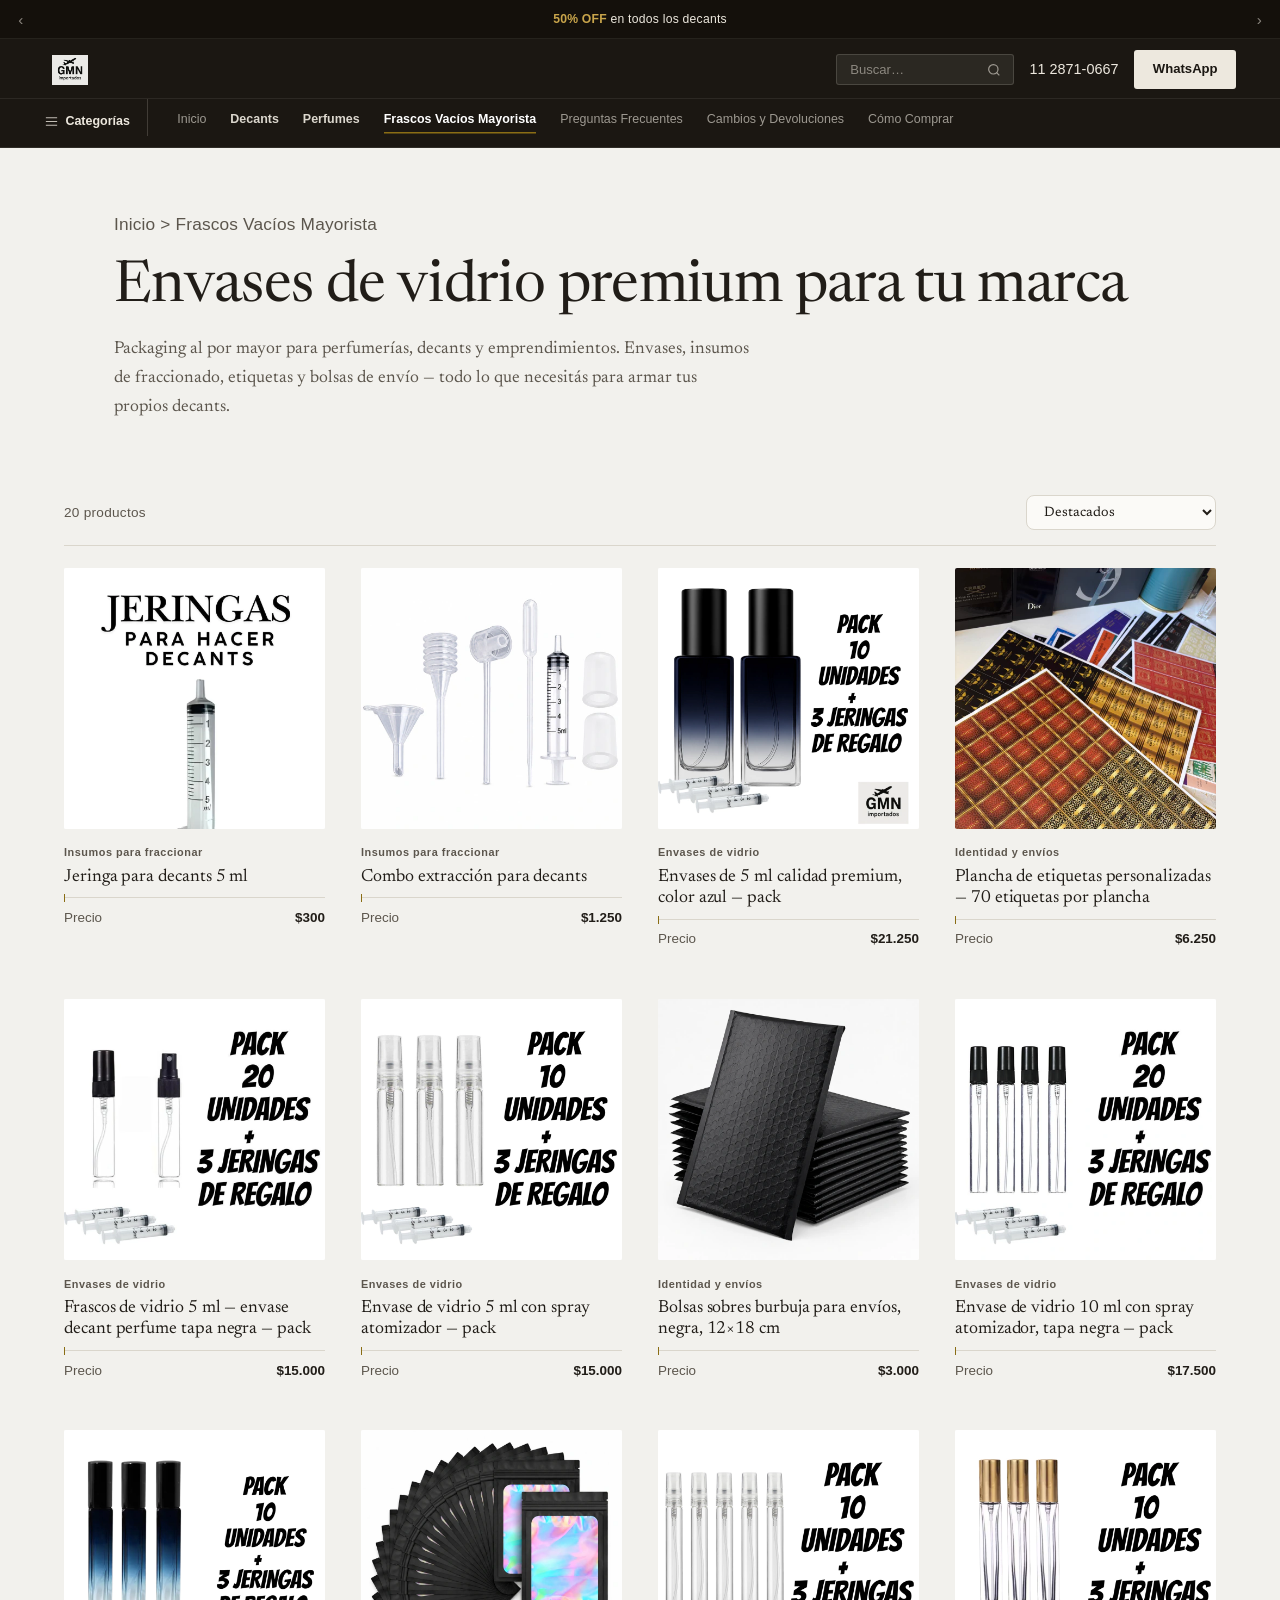
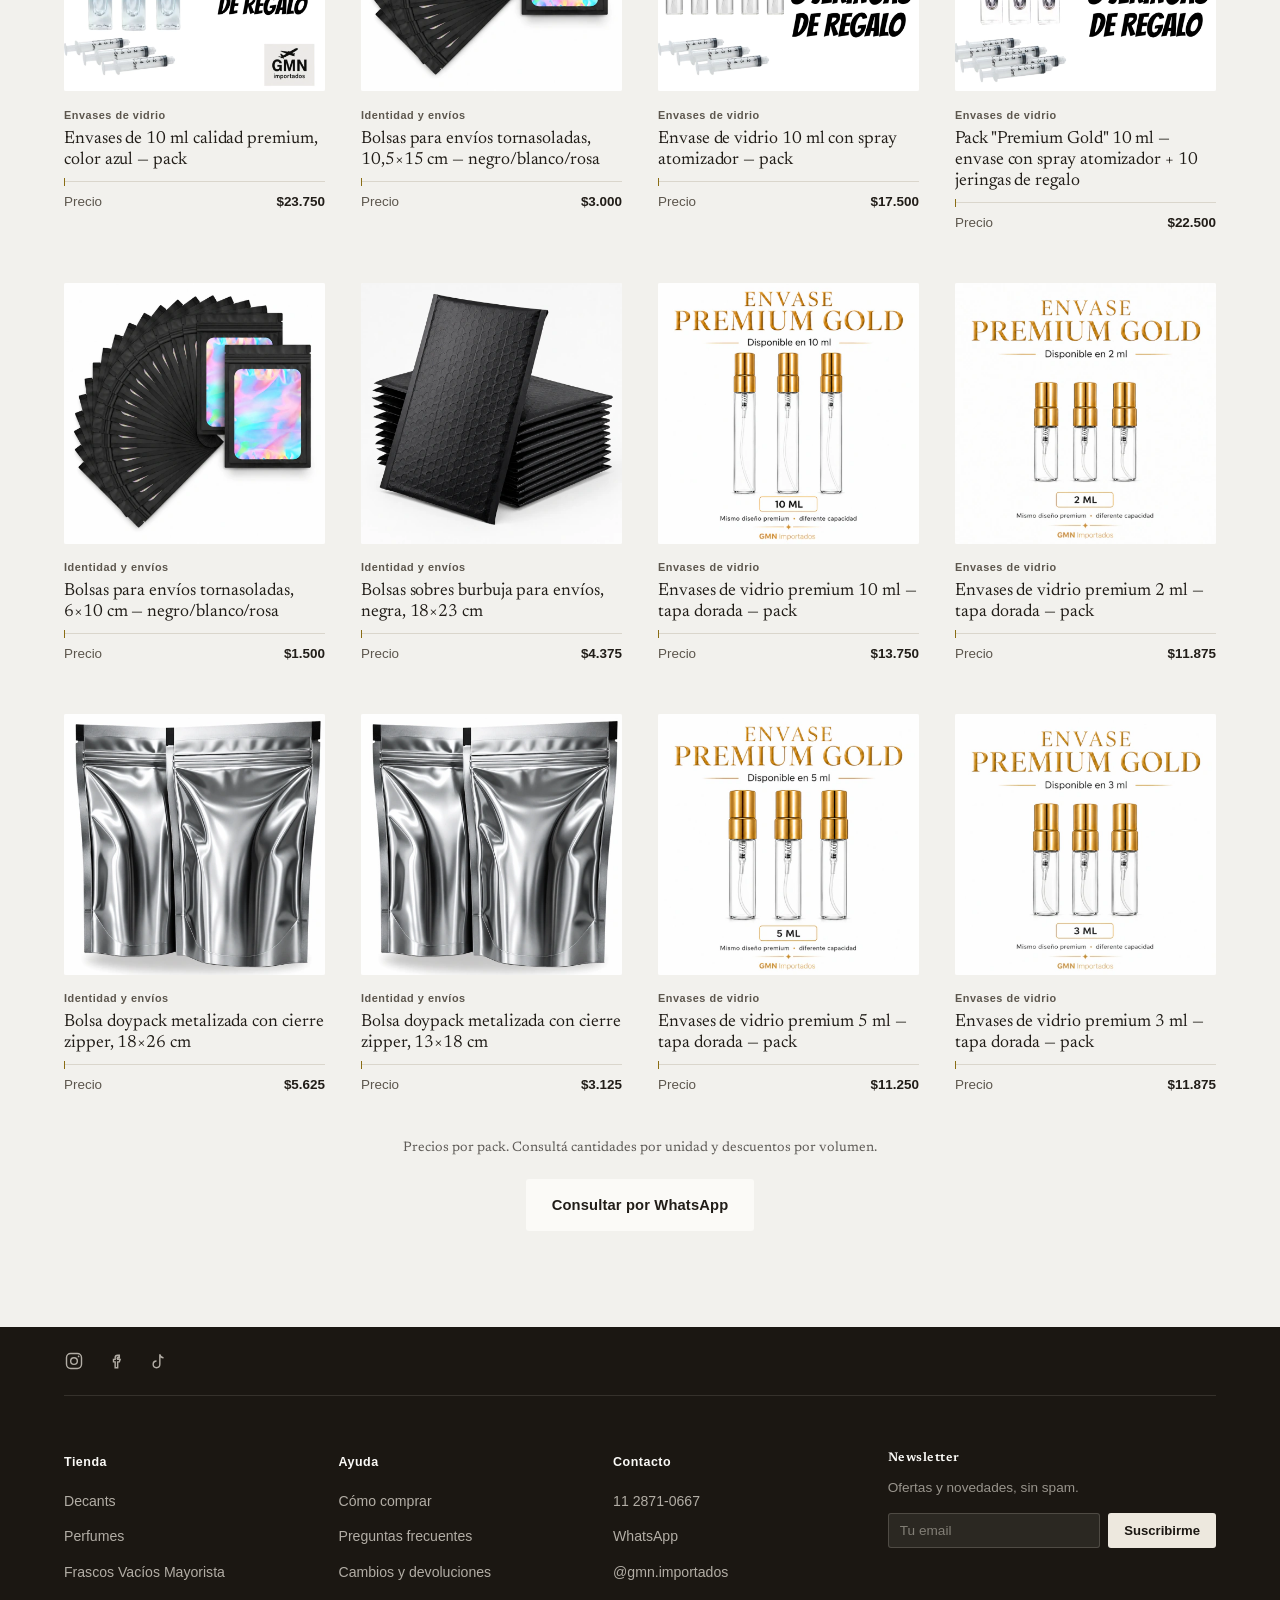
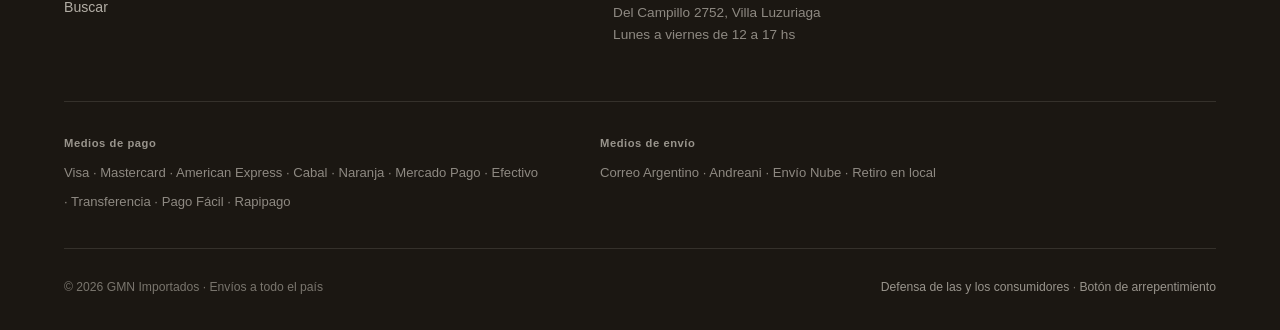
<file: mayorista.html>
<!DOCTYPE html>
<html lang="es">
<head>
<meta charset="UTF-8" />
<meta name="viewport" content="width=device-width, initial-scale=1.0" />
<title>Frascos Vacíos Mayorista | GMN Importados</title>
<meta name="description" content="Envases de vidrio premium y packaging al por mayor para perfumerías, decants y emprendimientos. Frascos, jeringas, etiquetas y bolsas de envío." />
<link rel="preconnect" href="https://fonts.googleapis.com" />
<link rel="preconnect" href="https://fonts.gstatic.com" crossorigin />
<link href="https://fonts.googleapis.com/css2?family=Newsreader:ital,opsz,wght@0,6..72,400;0,6..72,500;0,6..72,600;1,6..72,400&display=swap" rel="stylesheet" />
<link rel="stylesheet" href="motion.css" />
<link rel="stylesheet" href="site.css" />
<style>
  .catalog { max-width: 1240px; margin: 0 auto; }
  .catalog-toolbar { display: flex; justify-content: space-between; align-items: center; gap: 1rem; margin-bottom: 1.4rem; flex-wrap: wrap; }
  .catalog-count { font-size: .85rem; color: var(--mk-texto-suave); }
  .catalog-sort select {
    background: var(--dark2); border: 1px solid var(--line); color: var(--mk-texto);
    border-radius: 8px; padding: .55rem .8rem; font-size: .85rem; font-family: var(--font-body);
  }
</style>
</head>
<body>

<div class="mk-intro"><img src="assets/logo.png" alt="" /></div>

<header class="site-header">
  <div class="site-header-top">
    <a href="index.html" class="site-logo brand-card"><img src="assets/logo.png" alt="GMN Importados" /></a>
    <div class="site-header-actions">
      <a href="tel:1128710667" class="site-phone">11 2871-0667</a>
      <a href="https://wa.me/541128710667" class="site-cta" target="_blank" rel="noopener">WhatsApp</a>
    </div>
  </div>
  <nav class="site-tabs">
    <a href="index.html">Inicio</a>
    <a href="decants.html">Decants</a>
    <a href="perfumes.html">Perfumes</a>
    <a href="mayorista.html" class="active">Frascos Vacíos Mayorista</a>
    <a href="preguntas-frecuentes.html">Preguntas Frecuentes</a>
    <a href="cambios-y-devoluciones.html">Cambios y Devoluciones</a>
    <a href="como-comprar.html">Cómo Comprar</a>
  </nav>
</header>

<main>

  <div class="page-header">
    <p class="breadcrumb"><a href="index.html">Inicio</a> &gt; Frascos Vacíos Mayorista</p>
    <h1>Envases de vidrio premium para tu marca</h1>
    <p>Packaging al por mayor para perfumerías, decants y emprendimientos. Envases, insumos de fraccionado, etiquetas y bolsas de envío — todo lo que necesitás para armar tus propios decants.</p>
  </div>

  <section>
    <div class="catalog">
      <div class="catalog-toolbar">
        <span class="catalog-count" id="catalog-count"></span>
        <span class="catalog-sort">
          <select id="sort-select">
            <option value="default">Destacados</option>
            <option value="price-asc">Precio: menor a mayor</option>
            <option value="price-desc">Precio: mayor a menor</option>
            <option value="name-asc">Nombre: A-Z</option>
          </select>
        </span>
      </div>
      <div class="product-grid" id="product-grid"></div>
      <p style="text-align:center; margin-top:2.5rem; color:color-mix(in srgb, var(--mk-texto) 70%, transparent); font-size:.85rem;">Precios por pack. Consultá cantidades por unidad y descuentos por volumen.</p>
      <p style="text-align:center; margin-top:1.2rem;"><a href="https://wa.me/541128710667?text=Hola!%20Quiero%20consultar%20precios%20mayoristas%20de%20envases" class="hero-cta mk-pulse" target="_blank" rel="noopener">Consultar por WhatsApp</a></p>
    </div>
  </section>

</main>

<footer class="site-footer">
  <div class="footer-inner">
    <div class="footer-grid">
      <div>
        <h3>Contacto</h3>
        <p><a href="tel:1128710667">11 2871-0667</a></p>
        <p><a href="https://wa.me/541128710667" target="_blank" rel="noopener">WhatsApp</a></p>
        <p><a href="https://instagram.com/gmn.importados" target="_blank" rel="noopener">@gmn.importados</a></p>
      </div>
      <div>
        <h3>Retiro en local</h3>
        <p>Del Campillo 2752, entre Jujuy y Juan Florio, Villa Luzuriaga</p>
        <p>Lunes a viernes de 12 a 17 hs</p>
        <a class="footer-map-link" href="https://www.google.com/maps/search/?api=1&query=Del+Campillo+2752+Villa+Luzuriaga" target="_blank" rel="noopener">Ver en Google Maps</a>
      </div>
    </div>
    <p class="footer-legal">GMN Importados — Envíos a todo el país</p>
  </div>
</footer>

<script src="decants-data.js"></script>
<script src="motion.js"></script>
<script>
(function () {
  var grid = document.getElementById('product-grid');
  var countEl = document.getElementById('catalog-count');
  var sortSelect = document.getElementById('sort-select');

  function fmtPrice(n) { return '$' + n.toLocaleString('es-AR'); }

  function card(p) {
    var a = document.createElement('a');
    a.href = 'producto.html?id=' + p.id;
    a.className = 'product-card mk-card';
    a.innerHTML =
      '<div class="brand-card card-photo"><img src="' + p.img + '" alt="' + p.name + '" loading="lazy" /></div>' +
      '<span class="eyebrow">' + p.brand + '</span>' +
      '<h3>' + p.name + '</h3>' +
      '<ul class="product-price-list"><li><span>Precio</span><strong>' + fmtPrice(p.price) + '</strong></li></ul>';
    return a;
  }

  function render() {
    var list = DECANTS.filter(function (p) { return p.category === 'envase'; });
    var sort = sortSelect.value;
    if (sort === 'price-asc') list.sort(function (a, b) { return a.price - b.price; });
    else if (sort === 'price-desc') list.sort(function (a, b) { return b.price - a.price; });
    else if (sort === 'name-asc') list.sort(function (a, b) { return a.name.localeCompare(b.name); });

    grid.innerHTML = '';
    list.forEach(function (p) { grid.appendChild(card(p)); });
    countEl.textContent = list.length + ' productos';
  }

  sortSelect.addEventListener('change', render);
  render();
})();
</script>
</body>
</html>
</file>
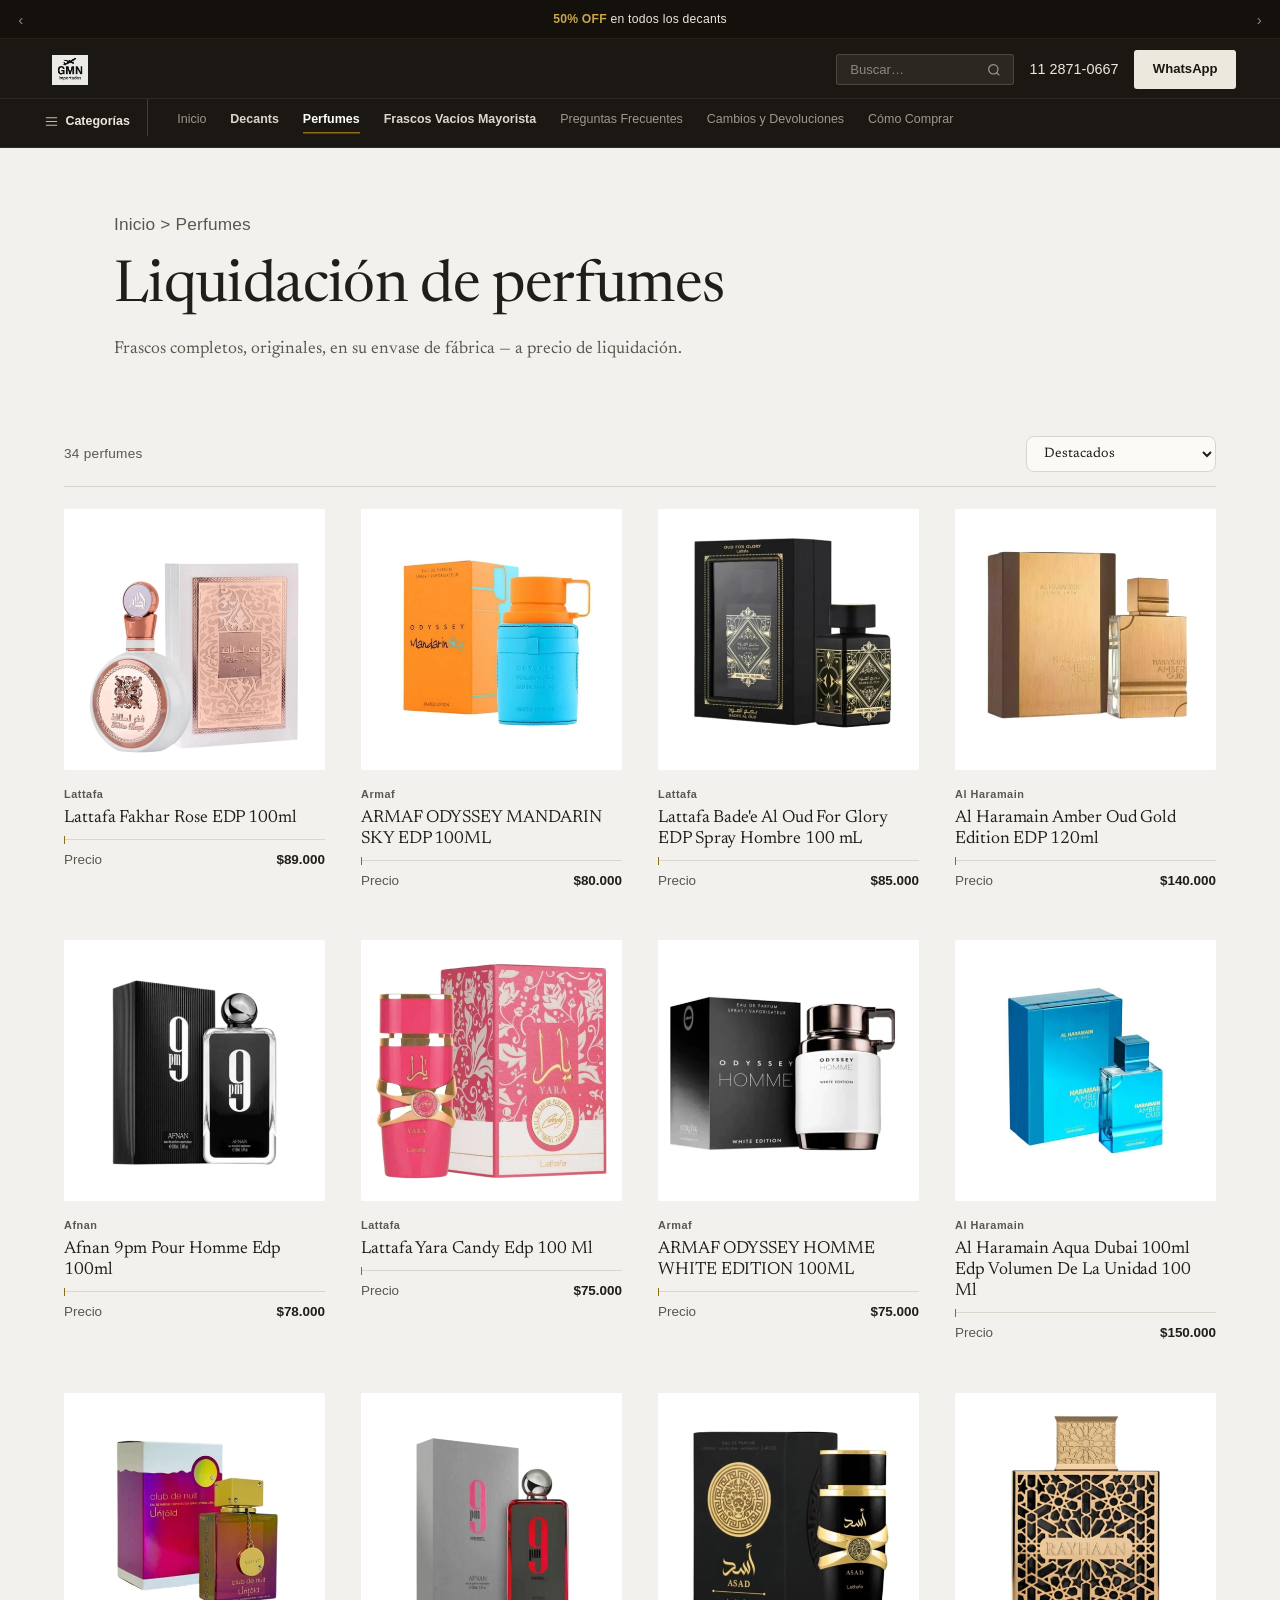
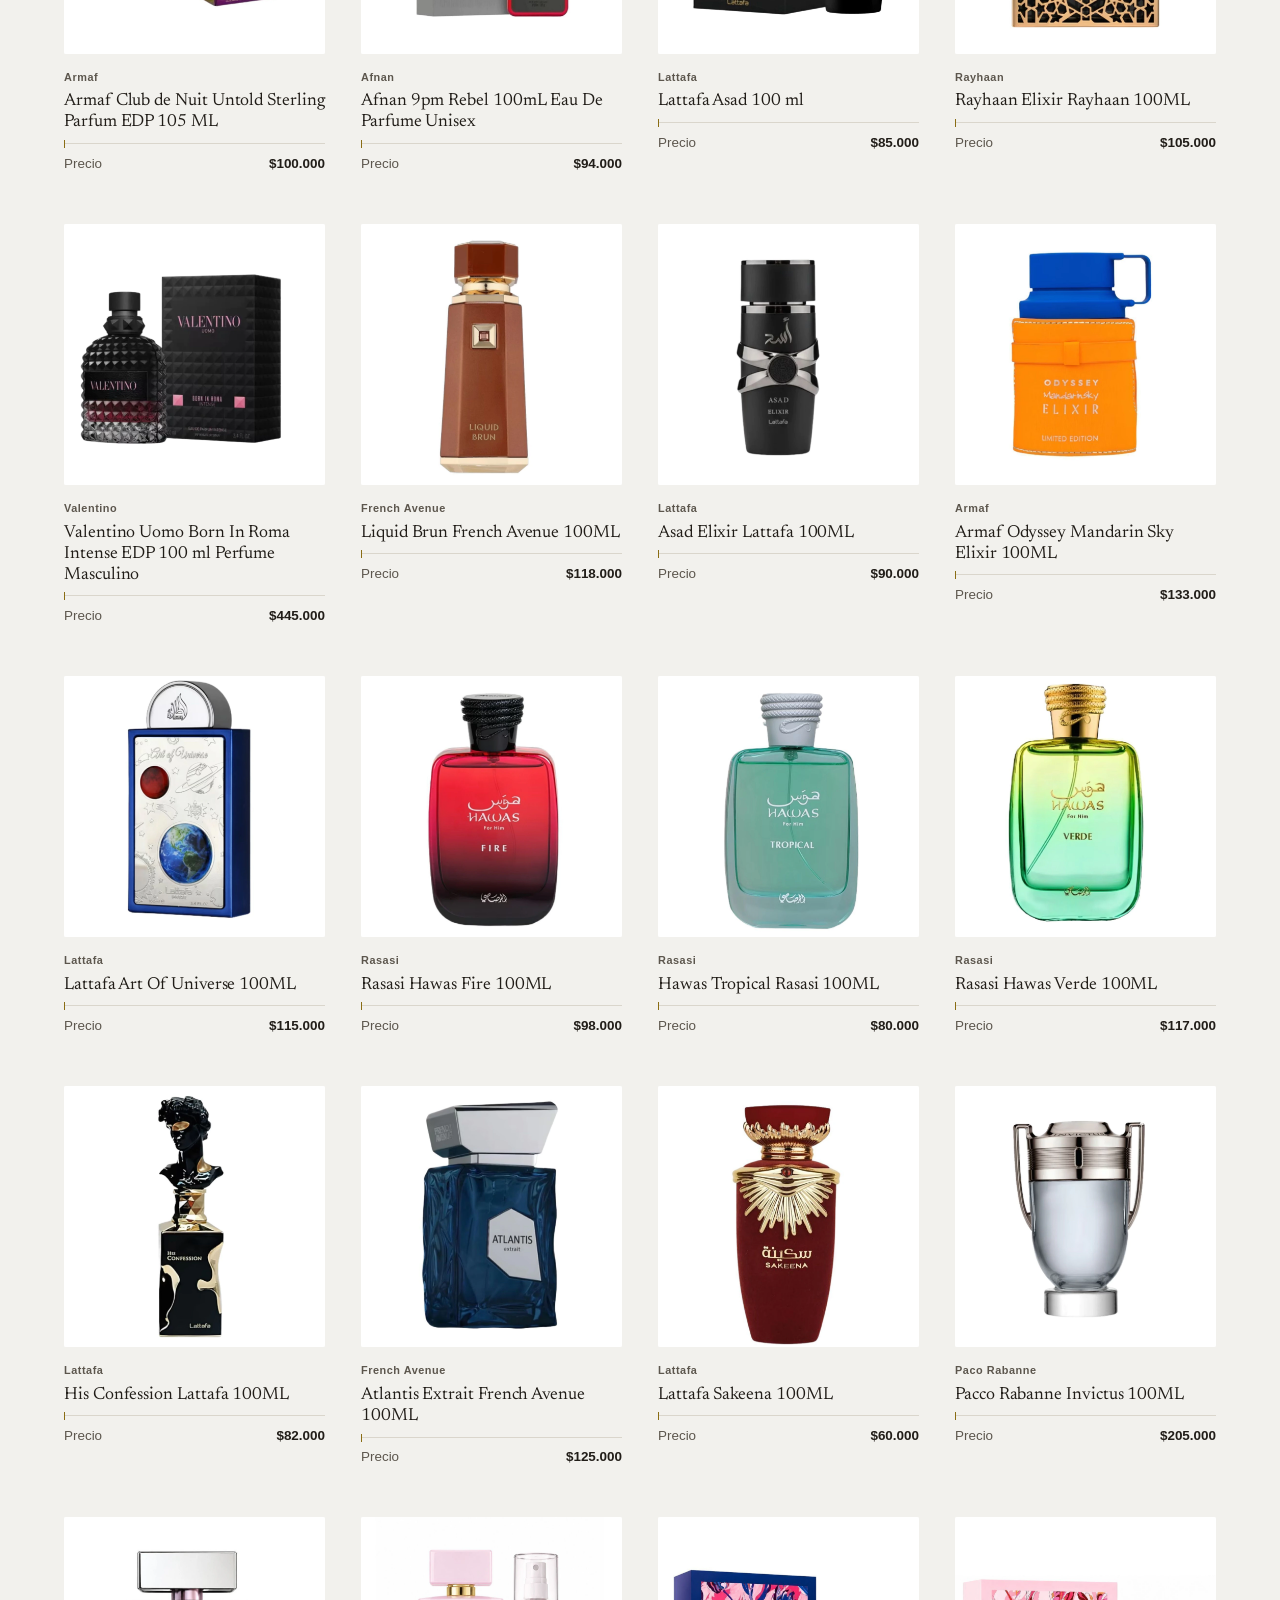
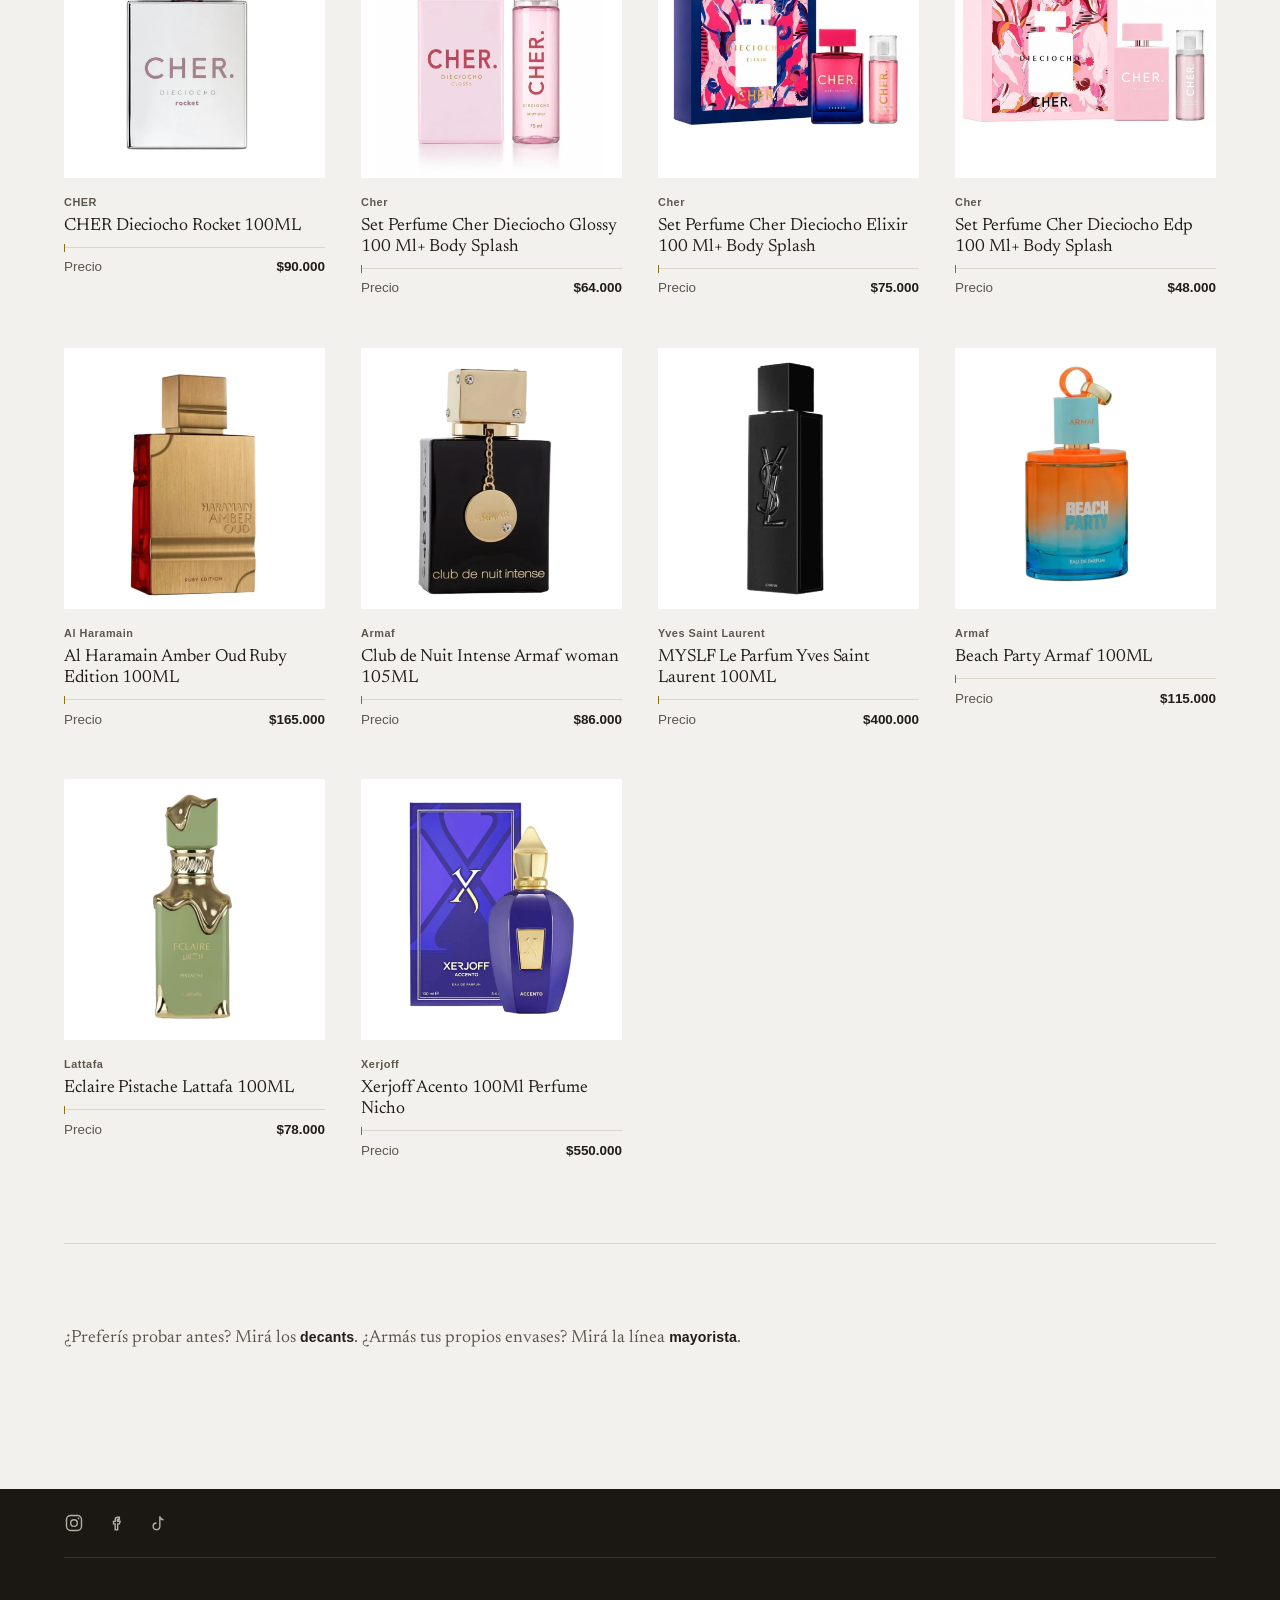
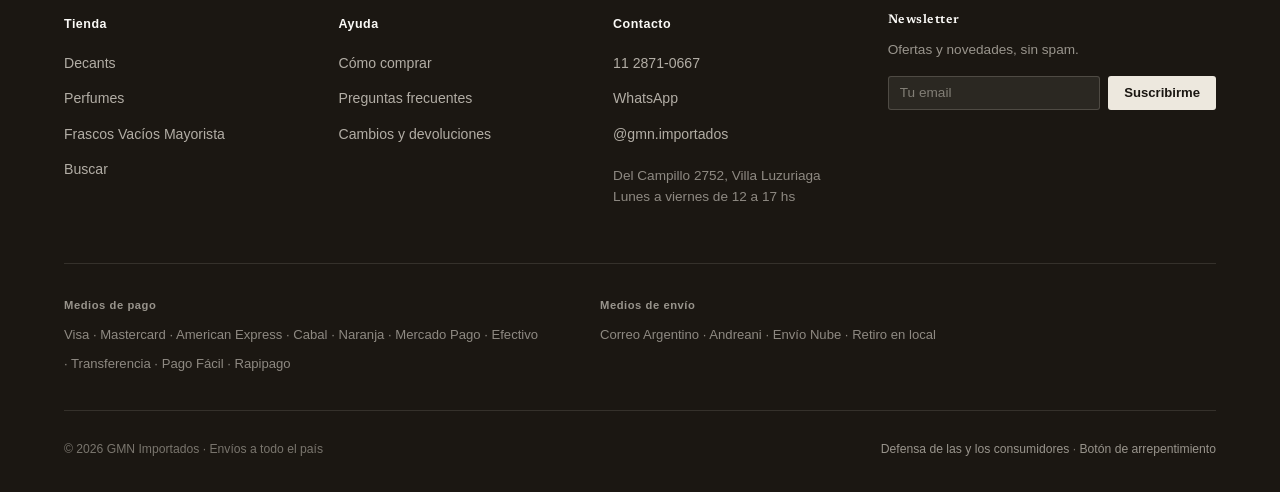
<file: perfumes.html>
<!DOCTYPE html>
<html lang="es">
<head>
<meta charset="UTF-8" />
<meta name="viewport" content="width=device-width, initial-scale=1.0" />
<title>Perfumes | Liquidación | GMN Importados</title>
<meta name="description" content="Perfumes originales en su envase de fábrica, a precio de liquidación. Lattafa, Armaf, Al Haramain, Xerjoff, YSL y más." />
<link rel="preconnect" href="https://fonts.googleapis.com" />
<link rel="preconnect" href="https://fonts.gstatic.com" crossorigin />
<link href="https://fonts.googleapis.com/css2?family=Newsreader:ital,opsz,wght@0,6..72,400;0,6..72,500;0,6..72,600;1,6..72,400&display=swap" rel="stylesheet" />
<link rel="stylesheet" href="motion.css" />
<link rel="stylesheet" href="site.css" />
<style>
  .catalog { max-width: 1240px; margin: 0 auto; }
  .catalog-toolbar { display: flex; justify-content: space-between; align-items: center; gap: 1rem; margin-bottom: 1.4rem; flex-wrap: wrap; }
  .catalog-count { font-size: .85rem; color: var(--mk-texto-suave); }
  .catalog-sort select {
    background: var(--dark2); border: 1px solid var(--line); color: var(--mk-texto);
    border-radius: 8px; padding: .55rem .8rem; font-size: .85rem; font-family: var(--font-body);
  }
</style>
</head>
<body>

<div class="mk-intro"><img src="assets/logo.png" alt="" /></div>

<header class="site-header">
  <div class="site-header-top">
    <a href="index.html" class="site-logo brand-card"><img src="assets/logo.png" alt="GMN Importados" /></a>
    <div class="site-header-actions">
      <a href="tel:1128710667" class="site-phone">11 2871-0667</a>
      <a href="https://wa.me/541128710667" class="site-cta" target="_blank" rel="noopener">WhatsApp</a>
    </div>
  </div>
  <nav class="site-tabs">
    <a href="index.html">Inicio</a>
    <a href="decants.html">Decants</a>
    <a href="perfumes.html" class="active">Perfumes</a>
    <a href="mayorista.html">Frascos Vacíos Mayorista</a>
    <a href="preguntas-frecuentes.html">Preguntas Frecuentes</a>
    <a href="cambios-y-devoluciones.html">Cambios y Devoluciones</a>
    <a href="como-comprar.html">Cómo Comprar</a>
  </nav>
</header>

<main>

  <div class="page-header">
    <p class="breadcrumb"><a href="index.html">Inicio</a> &gt; Perfumes</p>
    <h1>Liquidación de perfumes</h1>
    <p>Frascos completos, originales, en su envase de fábrica — a precio de liquidación.</p>
  </div>

  <section>
    <div class="catalog">
      <div class="catalog-toolbar">
        <span class="catalog-count" id="catalog-count"></span>
        <span class="catalog-sort">
          <select id="sort-select">
            <option value="default">Destacados</option>
            <option value="price-asc">Precio: menor a mayor</option>
            <option value="price-desc">Precio: mayor a menor</option>
            <option value="name-asc">Nombre: A-Z</option>
          </select>
        </span>
      </div>
      <div class="product-grid" id="product-grid"></div>
    </div>
  </section>

  <section>
    <div class="trust-statement" style="max-width:1080px;">
      <p style="margin:0;">¿Preferís probar antes? Mirá los <a href="decants.html" class="text-link" style="display:inline-block;">decants</a>. ¿Armás tus propios envases? Mirá la línea <a href="mayorista.html" class="text-link" style="display:inline-block;">mayorista</a>.</p>
    </div>
  </section>

</main>

<footer class="site-footer">
  <div class="footer-inner">
    <div class="footer-grid">
      <div>
        <h3>Contacto</h3>
        <p><a href="tel:1128710667">11 2871-0667</a></p>
        <p><a href="https://wa.me/541128710667" target="_blank" rel="noopener">WhatsApp</a></p>
        <p><a href="https://instagram.com/gmn.importados" target="_blank" rel="noopener">@gmn.importados</a></p>
      </div>
      <div>
        <h3>Retiro en local</h3>
        <p>Del Campillo 2752, entre Jujuy y Juan Florio, Villa Luzuriaga</p>
        <p>Lunes a viernes de 12 a 17 hs</p>
        <a class="footer-map-link" href="https://www.google.com/maps/search/?api=1&query=Del+Campillo+2752+Villa+Luzuriaga" target="_blank" rel="noopener">Ver en Google Maps</a>
      </div>
    </div>
    <p class="footer-legal">GMN Importados — Envíos a todo el país</p>
  </div>
</footer>

<script src="decants-data.js"></script>
<script src="motion.js"></script>
<script>
(function () {
  var grid = document.getElementById('product-grid');
  var countEl = document.getElementById('catalog-count');
  var sortSelect = document.getElementById('sort-select');

  function fmtPrice(n) { return '$' + n.toLocaleString('es-AR'); }

  function card(p) {
    var a = document.createElement('a');
    a.href = 'producto.html?id=' + p.id;
    a.className = 'product-card mk-card';
    a.innerHTML =
      '<div class="brand-card card-photo"><img src="' + p.img + '" alt="' + p.name + '" loading="lazy" /></div>' +
      '<span class="eyebrow">' + p.brand + '</span>' +
      '<h3>' + p.name + '</h3>' +
      '<ul class="product-price-list"><li><span>Precio</span><strong>' + fmtPrice(p.price) + '</strong></li></ul>';
    return a;
  }

  function render() {
    var list = DECANTS.filter(function (p) { return p.category === 'perfume'; });
    var sort = sortSelect.value;
    if (sort === 'price-asc') list.sort(function (a, b) { return a.price - b.price; });
    else if (sort === 'price-desc') list.sort(function (a, b) { return b.price - a.price; });
    else if (sort === 'name-asc') list.sort(function (a, b) { return a.name.localeCompare(b.name); });

    grid.innerHTML = '';
    list.forEach(function (p) { grid.appendChild(card(p)); });
    countEl.textContent = list.length + ' perfumes';
  }

  sortSelect.addEventListener('change', render);
  render();
})();
</script>
</body>
</html>
</file>
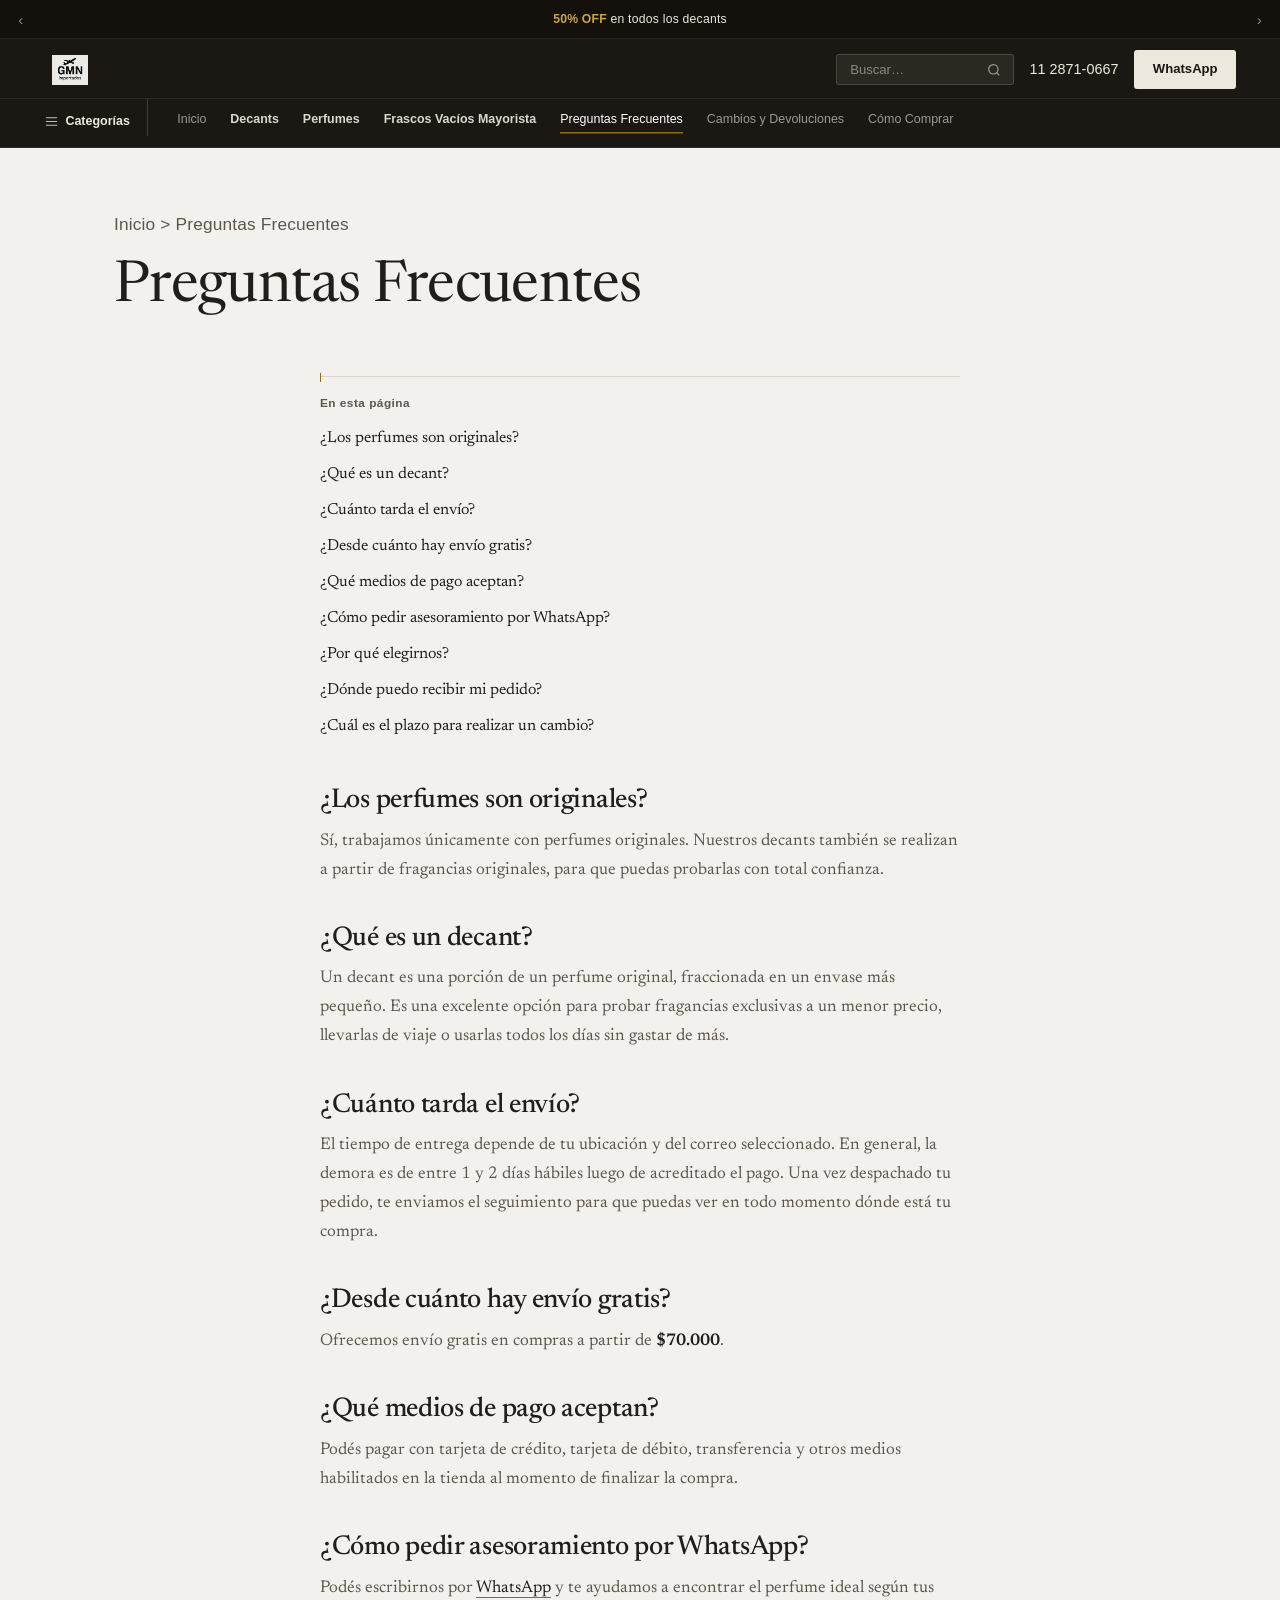
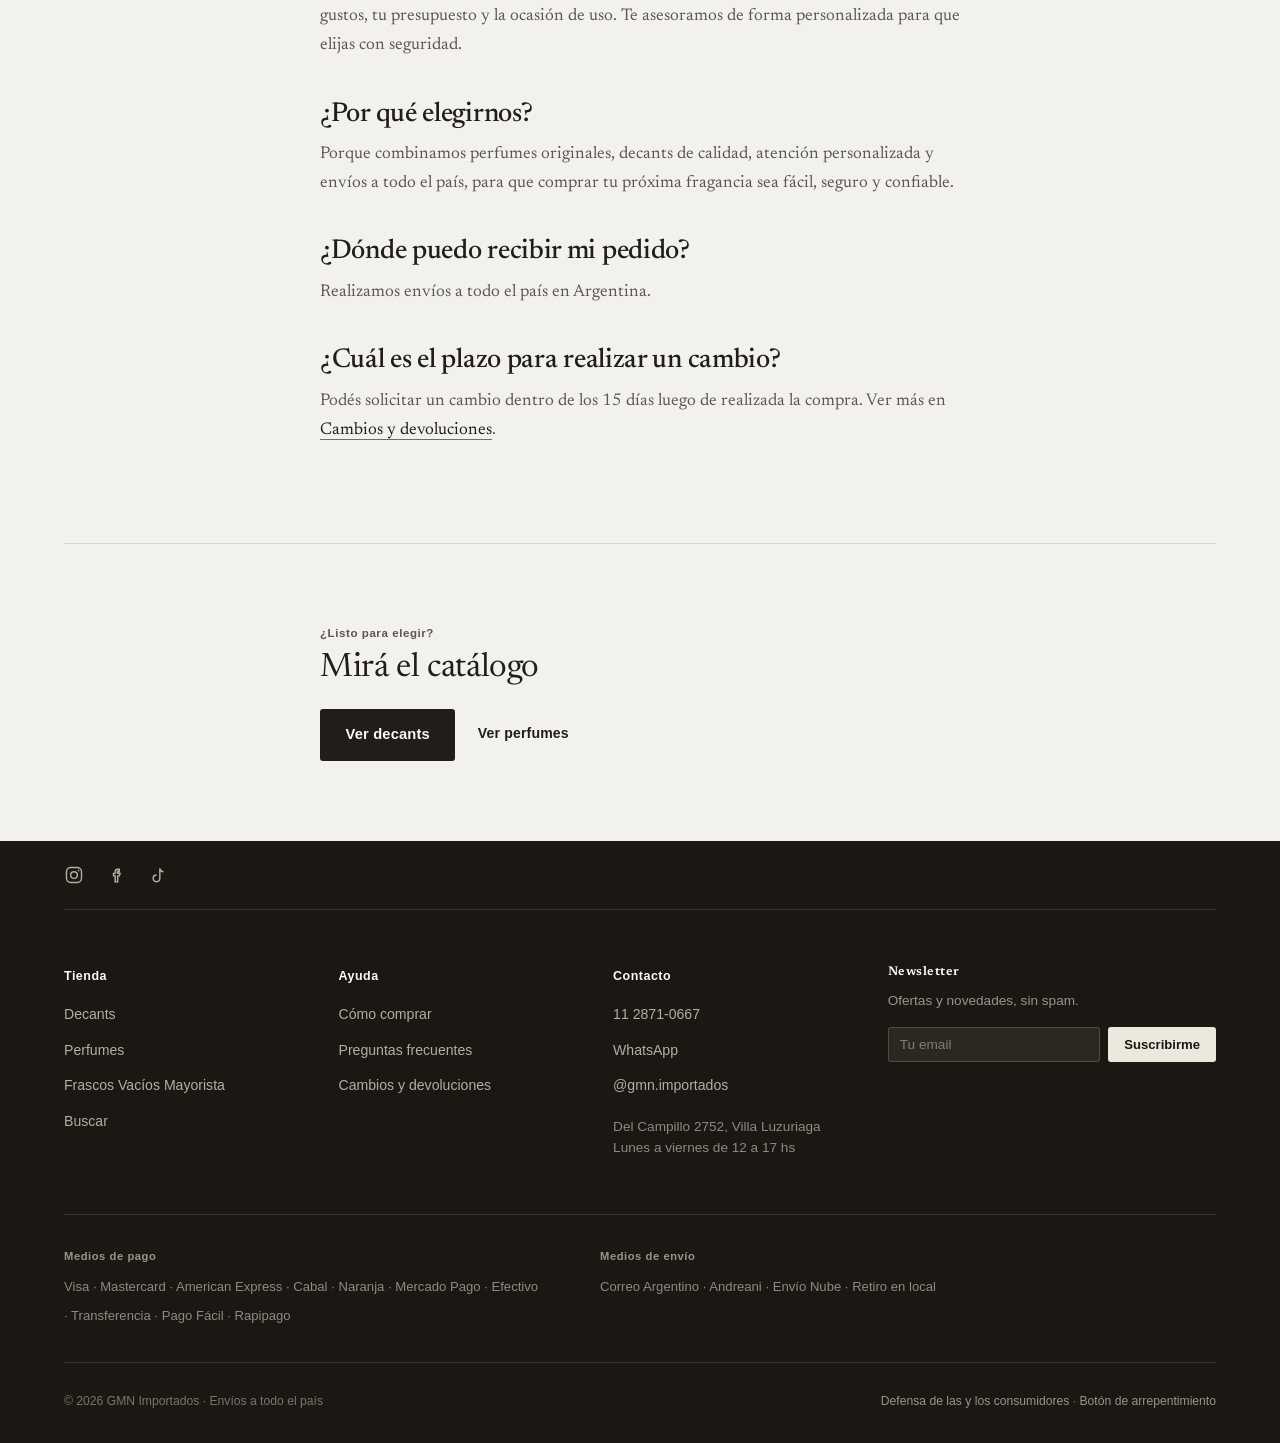
<file: preguntas-frecuentes.html>
<!DOCTYPE html>
<html lang="es">
<head>
<meta charset="UTF-8" />
<meta name="viewport" content="width=device-width, initial-scale=1.0" />
<title>Preguntas Frecuentes | GMN Importados</title>
<meta name="description" content="Perfumes originales, qué es un decant, tiempos de envío, medios de pago y todo lo que necesitás saber antes de comprar." />
<link rel="preconnect" href="https://fonts.googleapis.com" />
<link rel="preconnect" href="https://fonts.gstatic.com" crossorigin />
<link href="https://fonts.googleapis.com/css2?family=Newsreader:ital,opsz,wght@0,6..72,400;0,6..72,500;0,6..72,600;1,6..72,400&display=swap" rel="stylesheet" />
<link rel="stylesheet" href="motion.css" />
<link rel="stylesheet" href="site.css" />
</head>
<body>

<div class="mk-intro"><img src="assets/logo.png" alt="" /></div>

<header class="site-header">
  <div class="site-header-top">
    <a href="index.html" class="site-logo brand-card"><img src="assets/logo.png" alt="GMN Importados" /></a>
    <div class="site-header-actions">
      <a href="tel:1128710667" class="site-phone">11 2871-0667</a>
      <a href="https://wa.me/541128710667" class="site-cta" target="_blank" rel="noopener">WhatsApp</a>
    </div>
  </div>
  <nav class="site-tabs">
    <a href="index.html">Inicio</a>
    <a href="decants.html">Decants</a>
    <a href="perfumes.html">Perfumes</a>
    <a href="mayorista.html">Frascos Vacíos Mayorista</a>
    <a href="preguntas-frecuentes.html" class="active">Preguntas Frecuentes</a>
    <a href="cambios-y-devoluciones.html">Cambios y Devoluciones</a>
    <a href="como-comprar.html">Cómo Comprar</a>
  </nav>
</header>

<main>
  <div class="page-header">
    <p class="breadcrumb"><a href="index.html">Inicio</a> &gt; Preguntas Frecuentes</p>
    <h1>Preguntas Frecuentes</h1>
  </div>
  <section>
    <nav class="faq-index" aria-label="Índice de preguntas">
      <p>En esta página</p>
      <ul>
        <li><a href="#originales">¿Los perfumes son originales?</a></li>
        <li><a href="#que-es-un-decant">¿Qué es un decant?</a></li>
        <li><a href="#envio">¿Cuánto tarda el envío?</a></li>
        <li><a href="#envio-gratis">¿Desde cuánto hay envío gratis?</a></li>
        <li><a href="#pagos">¿Qué medios de pago aceptan?</a></li>
        <li><a href="#asesoramiento">¿Cómo pedir asesoramiento por WhatsApp?</a></li>
        <li><a href="#por-que-elegirnos">¿Por qué elegirnos?</a></li>
        <li><a href="#donde-recibo">¿Dónde puedo recibir mi pedido?</a></li>
        <li><a href="#plazo-cambio">¿Cuál es el plazo para realizar un cambio?</a></li>
      </ul>
    </nav>
    <div class="prose">
      <h2 id="originales">¿Los perfumes son originales?</h2>
      <p>Sí, trabajamos únicamente con perfumes originales. Nuestros decants también se realizan a partir de fragancias originales, para que puedas probarlas con total confianza.</p>

      <h2 id="que-es-un-decant">¿Qué es un decant?</h2>
      <p>Un decant es una porción de un perfume original, fraccionada en un envase más pequeño. Es una excelente opción para probar fragancias exclusivas a un menor precio, llevarlas de viaje o usarlas todos los días sin gastar de más.</p>

      <h2 id="envio">¿Cuánto tarda el envío?</h2>
      <p>El tiempo de entrega depende de tu ubicación y del correo seleccionado. En general, la demora es de entre 1 y 2 días hábiles luego de acreditado el pago. Una vez despachado tu pedido, te enviamos el seguimiento para que puedas ver en todo momento dónde está tu compra.</p>

      <h2 id="envio-gratis">¿Desde cuánto hay envío gratis?</h2>
      <p>Ofrecemos envío gratis en compras a partir de <strong>$70.000</strong>.</p>

      <h2 id="pagos">¿Qué medios de pago aceptan?</h2>
      <p>Podés pagar con tarjeta de crédito, tarjeta de débito, transferencia y otros medios habilitados en la tienda al momento de finalizar la compra.</p>

      <h2 id="asesoramiento">¿Cómo pedir asesoramiento por WhatsApp?</h2>
      <p>Podés escribirnos por <a href="https://wa.me/541128710667" target="_blank" rel="noopener">WhatsApp</a> y te ayudamos a encontrar el perfume ideal según tus gustos, tu presupuesto y la ocasión de uso. Te asesoramos de forma personalizada para que elijas con seguridad.</p>

      <h2 id="por-que-elegirnos">¿Por qué elegirnos?</h2>
      <p>Porque combinamos perfumes originales, decants de calidad, atención personalizada y envíos a todo el país, para que comprar tu próxima fragancia sea fácil, seguro y confiable.</p>

      <h2 id="donde-recibo">¿Dónde puedo recibir mi pedido?</h2>
      <p>Realizamos envíos a todo el país en Argentina.</p>

      <h2 id="plazo-cambio">¿Cuál es el plazo para realizar un cambio?</h2>
      <p>Podés solicitar un cambio dentro de los 15 días luego de realizada la compra. Ver más en <a href="cambios-y-devoluciones.html">Cambios y devoluciones</a>.</p>
    </div>
  </section>

  <section class="page-cta">
    <div class="section-inner">
      <p class="eyebrow">¿Listo para elegir?</p>
      <h2>Mirá el catálogo</h2>
      <div class="page-cta-actions">
        <a href="decants.html" class="cta-btn">Ver decants</a>
        <a href="perfumes.html" class="text-link">Ver perfumes</a>
      </div>
    </div>
  </section>
</main>

<footer class="site-footer">
  <div class="footer-inner">
    <div class="footer-grid">
      <div>
        <h3>Contacto</h3>
        <p><a href="tel:1128710667">11 2871-0667</a></p>
        <p><a href="https://wa.me/541128710667" target="_blank" rel="noopener">WhatsApp</a></p>
        <p><a href="https://instagram.com/gmn.importados" target="_blank" rel="noopener">@gmn.importados</a></p>
      </div>
      <div>
        <h3>Retiro en local</h3>
        <p>Del Campillo 2752, entre Jujuy y Juan Florio, Villa Luzuriaga</p>
        <p>Lunes a viernes de 12 a 17 hs</p>
        <a class="footer-map-link" href="https://www.google.com/maps/search/?api=1&query=Del+Campillo+2752+Villa+Luzuriaga" target="_blank" rel="noopener">Ver en Google Maps</a>
      </div>
    </div>
    <p class="footer-legal">GMN Importados — Envíos a todo el país</p>
  </div>
</footer>

<script src="motion.js"></script>
</body>
</html>
</file>
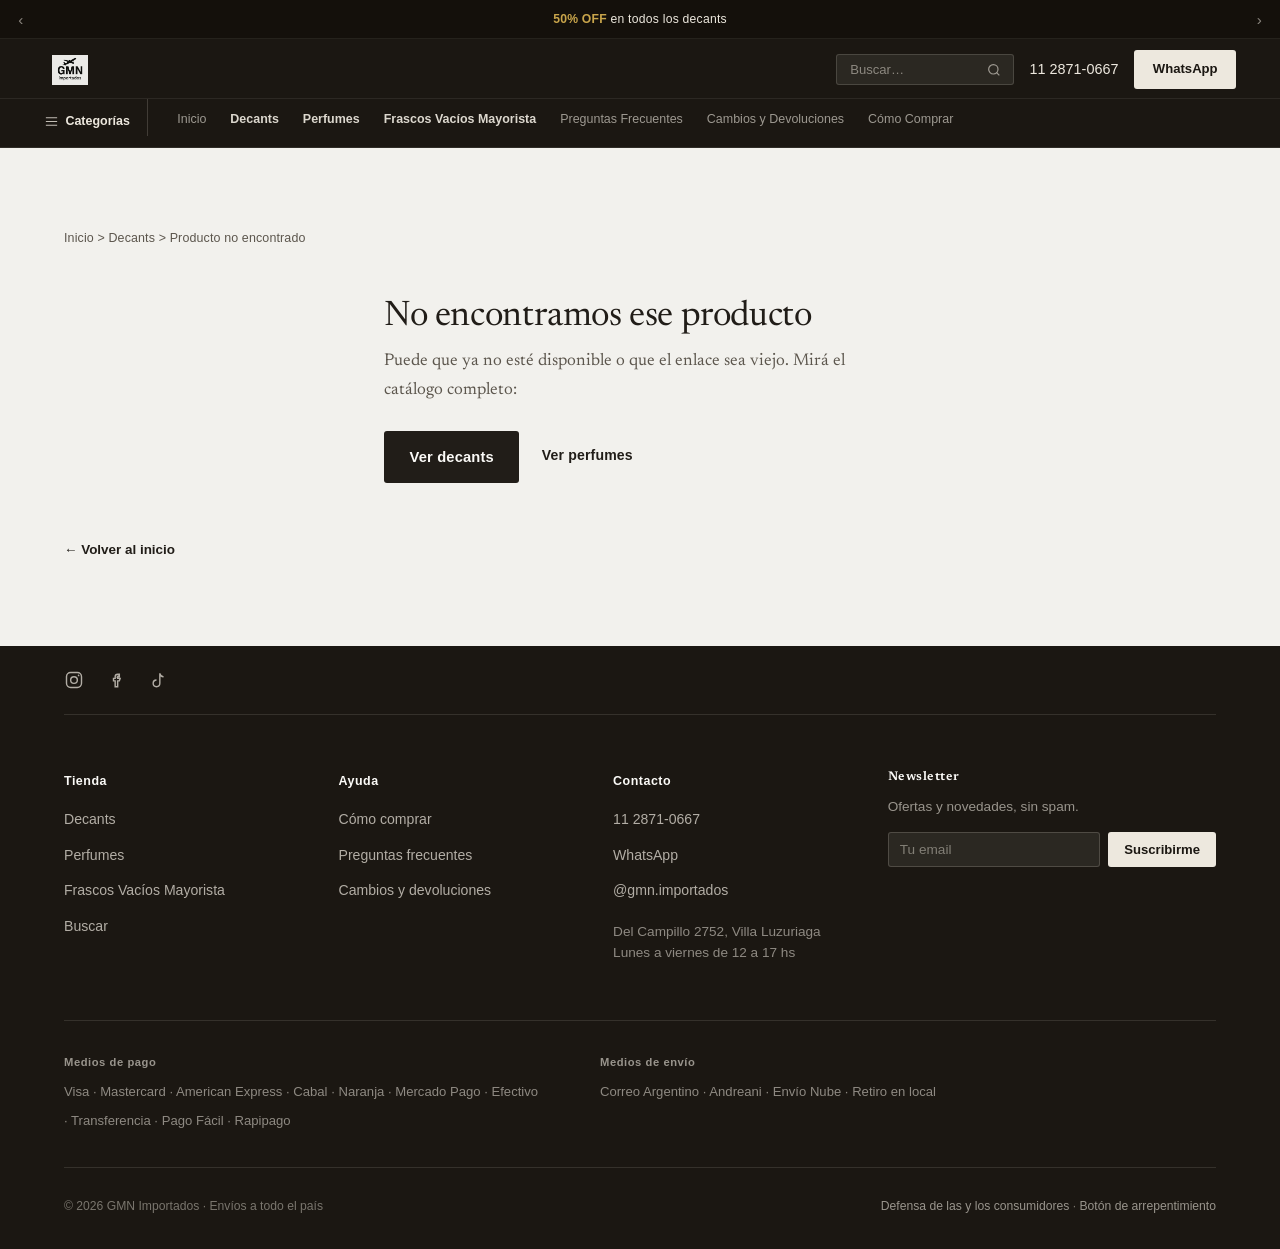
<file: producto.html>
<!DOCTYPE html>
<html lang="es">
<head>
<meta charset="UTF-8" />
<meta name="viewport" content="width=device-width, initial-scale=1.0" />
<title>Decant | GMN Importados</title>
<meta name="description" content="Decant de perfume original. Probá antes de comprar el frasco completo." />
<link rel="preconnect" href="https://fonts.googleapis.com" />
<link rel="preconnect" href="https://fonts.gstatic.com" crossorigin />
<link href="https://fonts.googleapis.com/css2?family=Newsreader:ital,opsz,wght@0,6..72,400;0,6..72,500;0,6..72,600;1,6..72,400&display=swap" rel="stylesheet" />
<link rel="stylesheet" href="motion.css" />
<link rel="stylesheet" href="site.css" />
</head>
<body>

<div class="mk-intro"><img src="assets/logo.png" alt="" /></div>

<header class="site-header">
  <div class="site-header-top">
    <a href="index.html" class="site-logo brand-card"><img src="assets/logo.png" alt="GMN Importados" /></a>
    <div class="site-header-actions">
      <a href="tel:1128710667" class="site-phone">11 2871-0667</a>
      <a href="https://wa.me/541128710667" class="site-cta" target="_blank" rel="noopener">WhatsApp</a>
    </div>
  </div>
  <nav class="site-tabs">
    <a href="index.html">Inicio</a>
    <a href="decants.html" id="tab-decants">Decants</a>
    <a href="perfumes.html" id="tab-perfumes">Perfumes</a>
    <a href="mayorista.html" id="tab-mayorista">Frascos Vacíos Mayorista</a>
    <a href="preguntas-frecuentes.html">Preguntas Frecuentes</a>
    <a href="cambios-y-devoluciones.html">Cambios y Devoluciones</a>
    <a href="como-comprar.html">Cómo Comprar</a>
  </nav>
</header>

<main>
  <section>
    <p class="breadcrumb section-inner"><a href="index.html">Inicio</a> &gt; <a href="decants.html" id="crumb-cat-link">Decants</a> &gt; <span id="crumb-name">...</span></p>
    <div class="product-detail" id="product-detail">
      <div class="brand-card card-photo"><img id="p-img" src="" alt="" /></div>
      <div class="product-detail-info">
        <span class="eyebrow" id="p-brand"></span>
        <h1 id="p-name"></h1>
        <ul class="product-price-list">
          <li><span>Precio</span><strong id="p-price"></strong></li>
        </ul>
        <p class="product-detail-desc" id="p-desc"></p>
        <a href="#" id="p-cta" class="product-detail-cta mk-pulse" target="_blank" rel="noopener">Consultar por WhatsApp</a>
        <p class="product-detail-note" id="p-note">Nuestros decants se realizan a partir de perfumes 100% originales.</p>
      </div>
    </div>
    <a href="decants.html" class="back-link" id="back-link">← Volver</a>
  </section>
</main>

<footer class="site-footer">
  <div class="footer-inner">
    <div class="footer-grid">
      <div>
        <h3>Contacto</h3>
        <p><a href="tel:1128710667">11 2871-0667</a></p>
        <p><a href="https://wa.me/541128710667" target="_blank" rel="noopener">WhatsApp</a></p>
        <p><a href="https://instagram.com/gmn.importados" target="_blank" rel="noopener">@gmn.importados</a></p>
      </div>
      <div>
        <h3>Retiro en local</h3>
        <p>Del Campillo 2752, entre Jujuy y Juan Florio, Villa Luzuriaga</p>
        <p>Lunes a viernes de 12 a 17 hs</p>
        <a class="footer-map-link" href="https://www.google.com/maps/search/?api=1&query=Del+Campillo+2752+Villa+Luzuriaga" target="_blank" rel="noopener">Ver en Google Maps</a>
      </div>
    </div>
    <p class="footer-legal">GMN Importados — Envíos a todo el país</p>
  </div>
</footer>

<script src="decants-data.js"></script>
<script src="motion.js"></script>
<script>
(function () {
  var params = new URLSearchParams(window.location.search);
  var id = params.get('id');
  var p = DECANTS.find(function (d) { return d.id === id; });

  if (!p) {
    document.title = 'Producto no encontrado | GMN Importados';
    var crumb = document.getElementById('crumb-name');
    if (crumb) crumb.textContent = 'Producto no encontrado';
    document.getElementById('product-detail').outerHTML =
      '<div class="empty-state">' +
        '<h1>No encontramos ese producto</h1>' +
        '<p>Puede que ya no esté disponible o que el enlace sea viejo. Mirá el catálogo completo:</p>' +
        '<div class="empty-state-actions">' +
          '<a href="decants.html" class="cta-btn">Ver decants</a>' +
          '<a href="perfumes.html" class="text-link">Ver perfumes</a>' +
        '</div>' +
      '</div>';
    var bl = document.getElementById('back-link');
    if (bl) { bl.href = 'index.html'; bl.textContent = '← Volver al inicio'; }
    return;
  }

  var CAT = {
    decant:  { page: 'decants.html',  label: 'Decants',  tab: 'tab-decants',
               note: 'Nuestros decants se realizan a partir de perfumes 100% originales.',
               ctaPrefix: 'el decant ' },
    perfume: { page: 'perfumes.html', label: 'Perfumes', tab: 'tab-perfumes',
               note: 'Perfume 100% original, en su envase de fábrica.',
               ctaPrefix: '' },
    envase:  { page: 'mayorista.html', label: 'Frascos Vacíos Mayorista', tab: 'tab-mayorista',
               note: 'Precio por pack. Consultá cantidades por unidad y descuentos por volumen.',
               ctaPrefix: '' }
  };
  var cfg = CAT[p.category] || CAT.decant;
  var name = p.name.replace(/ Decant$/i, '');
  document.title = p.name + ' | GMN Importados';
  document.getElementById('crumb-name').textContent = name;
  document.getElementById('crumb-cat-link').href = cfg.page;
  document.getElementById('crumb-cat-link').textContent = cfg.label;
  document.getElementById('back-link').href = cfg.page;
  document.getElementById('back-link').textContent = '← Volver a ' + cfg.label;
  document.getElementById(cfg.tab).classList.add('active');
  document.getElementById('p-img').src = p.img;
  document.getElementById('p-img').alt = p.name;
  document.getElementById('p-brand').textContent = p.brand;
  document.getElementById('p-name').textContent = name;
  document.getElementById('p-price').textContent = '$' + p.price.toLocaleString('es-AR');
  document.getElementById('p-desc').textContent = p.desc;
  document.getElementById('p-note').textContent = cfg.note;
  document.getElementById('p-cta').href = 'https://wa.me/541128710667?text=' + encodeURIComponent('Hola! Quiero consultar por ' + cfg.ctaPrefix + name);
})();
</script>
</body>
</html>
</file>
<file: motion.css>
/* GMN Importados — motion
   Sólo lo que el sitio usa: el telón de intro con el logo (una vez por
   sesión) y la barra de progreso de scroll. Sin dependencias. */

/* --- INTRO: cortina con el logo -----------------------------------
   HTML: <div class="mk-intro"><img src="logo" alt=""></div> (primer hijo del body) */
.mk-intro {
  position: fixed; inset: 0; z-index: 9999;
  display: grid; place-items: center;
  background: var(--paper, #F2F1ED);
  animation: mkCurtain .6s cubic-bezier(.76, 0, .24, 1) .95s forwards;
}
.mk-intro img {
  max-width: min(42vw, 260px); max-height: 30vh;
  opacity: 0;
  animation: mkLogoIn .7s cubic-bezier(.22, 1, .36, 1) .1s forwards;
}
@keyframes mkLogoIn {
  from { opacity: 0; transform: scale(.86); filter: blur(8px); }
  to   { opacity: 1; transform: scale(1);   filter: none; }
}
@keyframes mkCurtain { to { transform: translateY(-100%); } }

/* --- BARRA DE PROGRESO de scroll (la crea motion.js) -------------- */
.mk-progress {
  position: fixed; top: 0; left: 0; height: 2px; width: 100%; z-index: 9998;
  background: var(--gold, #8A6D14);
  transform-origin: 0 50%; transform: scaleX(0);
}

/* --- Movimiento reducido ---------------------------------------- */
@media (prefers-reduced-motion: reduce) {
  .mk-intro { display: none; }
  .mk-intro img { animation: none !important; opacity: 1 !important; transform: none !important; filter: none !important; }
  .mk-progress { display: none; }
}
</file>
<file: site.css>
/* GMN Importados — hoja de estilos del sitio.
   Dirección: editorial. Una sola serif (Newsreader) en todo su rango,
   papel cálido #F2F1ED, header/footer espresso, dorado sólo en filetes.
   Marca propia: "la línea de medida" (filete con tick vertical, como la
   graduación de un frasco de decant). Tokens de color, tipografía y
   movimiento en :root. */

:root {
  /* --- paleta nueva --- */
  --paper: #F2F1ED;
  --card: #FBFAF7;
  --ink: #211D18;
  --ink-soft: #5C564D;
  --line: #DAD6CC;
  --gold: #8A6D14;
  --espresso: #1B1712;
  --paper-on-dark: #EDE8DE;

  /* --- alias de compatibilidad (los <style> inline de las páginas de
         catálogo todavía referencian estos nombres) --- */
  --mk-primario: var(--ink);
  --mk-primario-texto: #FBFAF7;
  --mk-secundario: var(--gold);
  --mk-fondo: var(--paper);
  --mk-texto: var(--ink);
  --mk-texto-suave: var(--ink-soft);
  --dark2: var(--card);
  --dark3: var(--espresso);
  --card-a: var(--card);
  --card-b: var(--card);

  --font-display: 'Newsreader', Georgia, 'Times New Roman', serif;
  --font-body: 'Newsreader', Georgia, 'Times New Roman', serif;
  --font-ui: -apple-system, BlinkMacSystemFont, 'SF Pro Text', 'Segoe UI', Roboto, Helvetica, Arial, sans-serif;

  --measure: 1180px;
  --measure-text: 40rem;

  /* --- sistema de movimiento --- */
  --ease-out: cubic-bezier(.22, 1, .36, 1);      /* entradas: arranca rápido, frena suave */
  --ease-std: cubic-bezier(.4, 0, .2, 1);        /* movimiento en pantalla */
  --dur-1: 120ms;   /* micro-feedback (hover, press) */
  --dur-2: 180ms;   /* transiciones chicas */
  --dur-3: 280ms;   /* paneles, drawers, reveals */
}

* { box-sizing: border-box; }
html { overflow-x: hidden; }
html, body { margin: 0; padding: 0; }
body {
  background: var(--paper);
  color: var(--ink);
  font-family: var(--font-body);
  font-size: 1.0625rem;
  line-height: 1.7;
  font-weight: 400;
  -webkit-font-smoothing: antialiased;
  text-rendering: optimizeLegibility;
}
img { max-width: 100%; display: block; }

h1, h2, h3, h4 {
  font-family: var(--font-display);
  margin: 0;
  font-weight: 400;
  line-height: 1.12;
  letter-spacing: -0.011em;
  color: var(--ink);
  font-optical-sizing: auto;   /* Newsreader es variable: títulos grandes usan el corte display */
}
h1 { font-size: clamp(2.1rem, 5.2vw, 3.4rem); }
h2 { font-size: clamp(1.55rem, 3.4vw, 2.15rem); }
h3 { font-size: 1.15rem; font-weight: 500; letter-spacing: -0.004em; }

p { margin: 0 0 1rem; }
a { text-decoration: none; color: inherit; }
ul { margin: 0; }
strong { font-weight: 600; }

a:focus-visible, button:focus-visible, select:focus-visible, [tabindex]:focus-visible {
  outline: 2px solid var(--gold);
  outline-offset: 3px;
}
.site-header a:focus-visible, .site-footer a:focus-visible { outline-color: #C9A54B; }

/* ---------- Lenguaje de hover: subrayado dorado que crece de izq. a der. ----------
   Reemplaza a los border-bottom estáticos de los links interactivos.
   Sólo en dispositivos con mouse (@media hover). */
.site-tabs a, .breadcrumb a, .mega-col li a, .faq-index a,
.text-link, .hero-cta-secondary, .cta-phone, .back-link, .product-card-link,
.footer-grid a, .footer-acc a, .footer-map-link, .footer-legal-row a, .search-empty a,
.cat-card-cta {
  background-image: linear-gradient(var(--gold), var(--gold));
  background-repeat: no-repeat;
  background-position: 0 100%;
  background-size: 0% 1px;
  padding-bottom: 2px;
  transition: background-size var(--dur-2) var(--ease-out), color var(--dur-1) var(--ease-std);
}
@media (hover: hover) {
  .site-tabs a:hover, .breadcrumb a:hover, .mega-col li a:hover, .faq-index a:hover,
  .text-link:hover, .hero-cta-secondary:hover, .cta-phone:hover, .back-link:hover,
  .product-card-link:hover, .footer-grid a:hover, .footer-acc a:hover,
  .footer-map-link:hover, .footer-legal-row a:hover, .search-empty a:hover,
  .cat-card:hover .cat-card-cta {
    background-size: 100% 1px;
  }
}
/* Nav activo: subrayado siempre visible */
.site-tabs a.active { background-size: 100% 1.5px; }

/* ---------- La firma: línea de medida ----------
   filete horizontal con un tick vertical en el extremo izquierdo. */
.measure-line {
  position: relative;
  border: 0;
  border-top: 1px solid var(--line);
  margin: clamp(3rem, 8vw, 5.5rem) 0;
}
.measure-line::before {
  content: "";
  position: absolute;
  left: 0; top: -4px;
  width: 1px; height: 9px;
  background: var(--gold);
}

/* ---------- Etiqueta pequeña (reemplaza al eyebrow en mayúsculas) ---------- */
.eyebrow {
  display: block;
  font-family: var(--font-ui);
  font-size: .72rem;
  font-weight: 600;
  letter-spacing: .05em;
  color: var(--ink-soft);
  margin-bottom: .75rem;
}

/* ---------- Barra de anuncios (rota mensajes) ---------- */
.anno-bar {
  background: #14100B; color: var(--paper-on-dark);
  font-family: var(--font-ui); font-size: .76rem; letter-spacing: .02em;
  display: flex; align-items: center; justify-content: center;
  padding: .55rem 2.6rem; position: relative; text-align: center;
  border-bottom: 1px solid rgba(237,232,222,.08);
}
.anno-bar .anno-msg { transition: opacity var(--dur-2) var(--ease-std); }
.anno-bar .anno-msg strong { color: #C9A54B; font-weight: 600; }
.anno-bar button {
  position: absolute; top: 0; bottom: 0; width: 2.6rem;
  background: none; border: 0; color: rgba(237,232,222,.55); cursor: pointer;
  font-size: .95rem; line-height: 1;
}
.anno-bar button:hover { color: #fff; }
.anno-bar .anno-prev { left: 0; }
.anno-bar .anno-next { right: 0; }

/* ---------- Header ---------- */
.site-header {
  position: sticky; top: 0; z-index: 500;
  background: var(--espresso);
  border-bottom: 1px solid rgba(237,232,222,.10);
  transition: box-shadow var(--dur-2) var(--ease-std);
}
/* Al scrollear, el header "flota": una sombra-filete lo despega del contenido */
.site-header.is-scrolled { box-shadow: 0 10px 30px -16px rgba(15,11,7,.6); }

/* ---------- Hamburguesa + panel lateral (mobile) ---------- */
.nav-burger {
  display: none; align-items: center;
  background: none; border: 0; padding: .35rem; cursor: pointer;
  color: var(--paper-on-dark);
}
.nav-burger svg { display: block; width: 22px; height: 22px; }
.nav-drawer {
  position: fixed; inset: 0; z-index: 1000;
  visibility: hidden; opacity: 0;
  transition: opacity var(--dur-2) var(--ease-std), visibility 0s linear var(--dur-2);
}
.nav-drawer.open { visibility: visible; opacity: 1; transition: opacity var(--dur-2) var(--ease-std); }
.nav-drawer-scrim { position: absolute; inset: 0; background: rgba(15,11,7,.45); }
.nav-drawer-panel {
  position: absolute; top: 0; left: 0; bottom: 0; width: min(82vw, 340px);
  background: var(--paper); padding: 1.1rem 1.4rem 2rem;
  transform: translateX(-100%); transition: transform var(--dur-3) var(--ease-std);
  display: flex; flex-direction: column; overflow-y: auto;
}
.nav-drawer.open .nav-drawer-panel { transform: none; }
.nav-drawer-close {
  align-self: flex-end; background: none; border: 0; font-size: 1.6rem; line-height: 1;
  color: var(--ink); cursor: pointer; padding: .1rem .35rem; margin-bottom: .4rem;
}
.nav-drawer-panel a {
  font-family: var(--font-ui); font-size: 1rem; font-weight: 500; color: var(--ink);
  padding: .9rem 0; border-bottom: 1px solid var(--line);
}
.nav-drawer-panel a.active { color: var(--gold); }
.nav-drawer-cta {
  margin-top: 1.4rem; text-align: center; font-weight: 600;
  background: var(--ink); color: #FBFAF7 !important;
  border-radius: 3px; border-bottom: 0 !important; padding: .85rem 1rem !important;
}
.site-header-top {
  display: flex; align-items: center; justify-content: space-between;
  padding: .7rem clamp(1rem, 4vw, 2.75rem) .55rem;
}
.site-logo.brand-card { padding: .2rem .5rem; border: none; background: none; }
.site-logo img { height: clamp(22px, 4vw, 30px); width: auto; display: block; }
.site-header-actions { display: flex; align-items: center; gap: clamp(.5rem, 2vw, 1rem); }

/* buscador en el header */
.site-search {
  display: flex; align-items: center;
  background: rgba(237,232,222,.08);
  border: 1px solid rgba(237,232,222,.16);
  border-radius: 3px; padding: 0 .35rem 0 .55rem;
}
.site-search input {
  background: none; border: 0; outline: none;
  color: var(--paper-on-dark); font-family: var(--font-ui); font-size: .82rem;
  padding: .45rem .3rem; width: 8.5rem;
}
.site-search input::placeholder { color: rgba(237,232,222,.5); }
.site-search input::-webkit-search-cancel-button { filter: invert(.6); }
.site-search button {
  background: none; border: 0; cursor: pointer; display: flex; padding: .3rem;
  color: rgba(237,232,222,.6);
}
.site-search button:hover { color: #fff; }
@media (max-width: 720px) { .site-search input { width: 6rem; } }
@media (max-width: 380px) { .site-search input { width: 4.5rem; } }

/* página de búsqueda */
.search-field {
  display: flex; align-items: center; gap: .6rem;
  max-width: var(--measure-text); margin: 0 0 1.75rem;
  border-bottom: 2px solid var(--ink); padding-bottom: .6rem;
}
.search-field input {
  flex: 1; background: none; border: 0; outline: none;
  font-family: var(--font-display); font-size: clamp(1.3rem, 4vw, 1.9rem);
  color: var(--ink);
}
.search-field svg { color: var(--ink-soft); flex-shrink: 0; }
.search-head { font-family: var(--font-ui); font-size: .85rem; color: var(--ink-soft); margin: 0 0 1.75rem; letter-spacing: .01em; }
.search-empty { grid-column: 1 / -1; color: var(--ink-soft); max-width: 34rem; }
.search-empty a { color: var(--ink); }
.site-phone {
  font-family: var(--font-ui);
  color: var(--paper-on-dark); font-size: .9rem; font-weight: 500;
  white-space: nowrap;
}
.site-cta {
  font-family: var(--font-ui);
  background: var(--paper-on-dark); color: var(--espresso); font-weight: 600;
  padding: .5rem 1.15rem; border-radius: 3px; font-size: .82rem;
  white-space: nowrap;
  transition: background-color var(--dur-1) var(--ease-std), transform var(--dur-1) var(--ease-out);
}
.site-cta:hover { background: #fff; }
.site-cta:active { transform: translateY(1px); }
@media (max-width: 560px) { .site-phone { display: none; } }

.site-tabs {
  display: flex; flex-wrap: wrap; column-gap: 1.5rem; row-gap: .1rem;
  padding: 0 clamp(1rem, 4vw, 2.75rem) .7rem;
  border-top: 1px solid rgba(237,232,222,.08);
  font-family: var(--font-ui);
}
.site-tabs a {
  color: rgba(237,232,222,.62);
  font-size: .78rem; font-weight: 500;
  padding: .65rem 0 .35rem;
  background-position: 0 calc(100% - .15rem);
}
/* Secciones de compra: más peso visual que los ítems informativos */
.site-tabs a.is-shop { color: rgba(237,232,222,.92); font-weight: 600; }
.site-tabs a:hover { color: var(--paper-on-dark); }
.site-tabs a.active { color: #fff; }
@media (max-width: 600px) { .site-tabs { column-gap: 1.1rem; } .site-tabs a { font-size: .74rem; } }
/* En mobile: se oculta la barra de pestañas y aparece la hamburguesa */
@media (max-width: 720px) {
  .site-tabs { display: none; }
  .nav-burger { display: inline-flex; }
}

/* ---------- Mega-menú "Categorías" (escritorio) ---------- */
.mega-trigger {
  display: inline-flex; align-items: center; gap: .4rem;
  background: none; border: 0; cursor: pointer;
  font-family: var(--font-ui); font-size: .78rem; font-weight: 600;
  color: var(--paper-on-dark);
  padding: .65rem .9rem .15rem 0; margin-right: .3rem;
  border-right: 1px solid rgba(237,232,222,.18);
  padding-right: 1.1rem;
}
.mega-trigger svg { opacity: .8; }
.mega-trigger:hover, .mega-trigger.open { color: #fff; }
.site-header { position: sticky; }
.mega-panel {
  position: absolute; left: 0; right: 0; top: 100%;
  background: var(--paper); border-top: 1px solid var(--line);
  box-shadow: 0 18px 40px -20px rgba(15,11,7,.4);
  z-index: 480;
  visibility: hidden; opacity: 0; transform: translateY(-6px);
  transition: opacity var(--dur-2) var(--ease-out), transform var(--dur-2) var(--ease-out), visibility 0s linear var(--dur-2);
}
.mega-panel.open { visibility: visible; opacity: 1; transform: none; transition: opacity var(--dur-2) var(--ease-out), transform var(--dur-2) var(--ease-out); }
.mega-inner {
  max-width: var(--measure); margin: 0 auto;
  display: grid; grid-template-columns: repeat(4, 1fr) 1.1fr; gap: 2rem;
  padding: 2rem clamp(1.4rem, 6vw, 4rem) 2.25rem;
}
.mega-col-title {
  display: block; font-family: var(--font-display); font-size: 1.05rem;
  color: var(--ink); margin-bottom: .7rem; padding-bottom: .7rem;
  border-bottom: 1px solid var(--line);
}
a.mega-col-title:hover { color: var(--gold); }
.mega-col ul { list-style: none; padding: 0; display: flex; flex-direction: column; gap: .5rem; }
.mega-col li a {
  font-family: var(--font-ui); font-size: .84rem; color: var(--ink-soft);
}
.mega-col li a:hover { color: var(--ink); }
.mega-promo {
  display: flex; flex-direction: column; justify-content: center; gap: .25rem;
  background: var(--espresso); color: var(--paper-on-dark);
  padding: 1.4rem 1.5rem; border-radius: 3px;
}
.mega-promo span { font-family: var(--font-display); font-size: 1.7rem; color: #C9A54B; line-height: 1; }
.mega-promo strong { font-family: var(--font-ui); font-weight: 500; font-size: .85rem; }
.mega-promo em {
  font-family: var(--font-ui); font-style: normal; font-size: .8rem; font-weight: 600;
  margin-top: .5rem; border-bottom: 1px solid var(--gold); align-self: flex-start; padding-bottom: 1px;
}
@media (max-width: 720px) {
  .mega-trigger, .mega-panel { display: none; }
}

/* ---------- Secciones ---------- */
section { padding: clamp(2.75rem, 7vw, 5rem) clamp(1.4rem, 6vw, 4rem); }
section + section { padding-top: 0; }
.section-inner { max-width: var(--measure); margin: 0 auto; }
.section-head { max-width: var(--measure-text); margin: 0 0 clamp(1.8rem, 4vw, 2.6rem); }
.section-head h2 + p { margin-top: .7rem; }
.section-head p { color: var(--ink-soft); font-size: 1.05rem; }

/* filete de corte de sección (sólo entre secciones de contenido) */
main > section + section::before {
  content: "";
  display: block;
  max-width: var(--measure);
  margin: 0 auto clamp(2.75rem, 7vw, 5rem);
  border-top: 1px solid var(--line);
}

/* ---------- Página interior: cabecera + migas ---------- */
.page-header {
  padding: clamp(1.9rem, 5vw, 3rem) clamp(1.4rem, 6vw, 4rem) clamp(1rem, 2.5vw, 1.5rem);
  max-width: var(--measure); margin: 0 auto;
}
.page-header + section { padding-top: clamp(1.25rem, 3vw, 2rem); }
.breadcrumb { font-family: var(--font-ui); font-size: .78rem; color: var(--ink-soft); margin-bottom: 1rem; letter-spacing: .01em; }
.breadcrumb a:hover { color: var(--ink); }
.page-header h1 { font-size: clamp(2.2rem, 5.5vw, 3.6rem); }
.page-header p { margin-top: .9rem; max-width: var(--measure-text); color: var(--ink-soft); font-size: 1.08rem; }

/* ---------- Hero ----------
   Escritorio: banner de marca (assets/hero-banner.webp) a sangre, texto
   a la izquierda sobre un velo. Encuadre corrido hacia arriba para que se
   vean los frascos completos. Mobile: hero compacto espresso (el banner
   tiene texto quemado que no se puede recortar en vertical). */
.hero-full {
  position: relative; min-height: min(86vh, 800px);
  display: flex; align-items: center; overflow: hidden;
  background: var(--espresso);
  padding-left: clamp(1.4rem, 7vw, 6rem);
}
.hero-bg {
  position: absolute; inset: 0;
  background-image: url('assets/hero-banner.webp');
  background-size: cover; background-position: 80% 15%;
}
@media (min-width: 1400px) { .hero-bg { background-position: 78% 11%; } }
.hero-scrim {
  position: absolute; inset: 0;
  /* La mitad izquierda queda 100% opaca para tapar el texto de marketing
     quemado en el banner ("DESCUBRÍ PERFUMES DE LUJO EN DECANTS"). Los
     frascos viven en la derecha, ahí el velo se abre. */
  background:
    linear-gradient(90deg, var(--espresso) 0%, var(--espresso) 47%, rgba(27,23,18,.55) 63%, rgba(27,23,18,.08) 81%, transparent 100%),
    linear-gradient(180deg, rgba(15,11,7,.1) 0%, rgba(15,11,7,.3) 50%, rgba(15,11,7,.75) 82%, var(--espresso) 100%);
}
.hero-full-inner { position: relative; z-index: 1; max-width: 30rem; width: 100%; }
.hero-full-inner .eyebrow { color: #C9A54B; }
.hero-full-inner h1 {
  font-size: clamp(2.3rem, 6vw, 3.9rem); color: #FBFAF7;
  line-height: 1.08; margin: .4rem 0 1.15rem;
}
.hero-full-inner p {
  color: rgba(251,250,247,.9); font-size: 1.12rem; line-height: 1.6;
  margin: 0; max-width: 27rem;
}
.hero-actions { display: flex; align-items: center; gap: 1.6rem; margin-top: 2rem; flex-wrap: wrap; }

/* --- Entrada del hero al cargar (motion.js agrega .hero-anim + parte las palabras del h1) --- */
.hero-full-inner.hero-anim { --hero-base: .15s; }
.hero-full-inner.hero-anim .eyebrow,
.hero-full-inner.hero-anim > p,
.hero-full-inner.hero-anim > .hero-actions {
  opacity: 0;
  animation: heroRise .55s var(--ease-out) both;
}
.hero-full-inner.hero-anim .eyebrow        { animation-delay: var(--hero-base); }
.hero-full-inner.hero-anim > p             { animation-delay: calc(var(--hero-base) + .36s); }
.hero-full-inner.hero-anim > .hero-actions { animation-delay: calc(var(--hero-base) + .46s); }
.hero-full-inner.hero-anim .hw { display: inline-block; overflow: hidden; vertical-align: top; }
.hero-full-inner.hero-anim .hw > span {
  display: inline-block; transform: translateY(105%);
  animation: heroWord .6s var(--ease-out) both;
  animation-delay: calc(var(--hero-base) + .09s + var(--hw-i, 0) * .05s);
}
@keyframes heroRise { from { opacity: 0; transform: translateY(14px); } to { opacity: 1; transform: none; } }
@keyframes heroWord { to { transform: none; } }
@media (prefers-reduced-motion: reduce) {
  .hero-full-inner.hero-anim .eyebrow,
  .hero-full-inner.hero-anim > p,
  .hero-full-inner.hero-anim > .hero-actions,
  .hero-full-inner.hero-anim .hw > span {
    opacity: 1 !important; transform: none !important; animation: none !important;
  }
}
@media (max-width: 720px) {
  /* Mobile: los 3 frascos completos (assets/hero-frascos.webp) en una franja
     arriba, y el texto abajo sobre espresso. */
  .hero-full {
    display: flex; flex-direction: column;
    min-height: 0; align-items: stretch;
    padding: 0;
  }
  .hero-bg {
    display: block; position: relative; inset: auto;
    width: 100%; aspect-ratio: 600 / 553;
    background-image: url('assets/hero-frascos.webp');
    background-size: cover; background-position: center;
  }
  .hero-scrim { display: none; }
  .hero-full-inner {
    max-width: 100%;
    padding: clamp(1.75rem,7vw,2.5rem) clamp(1.4rem,6vw,1.8rem) clamp(2rem,8vw,2.75rem);
  }
  .hero-full-inner h1 { font-size: clamp(2rem, 8.5vw, 2.7rem); margin: .35rem 0 .9rem; }
  .hero-full-inner p { font-size: 1rem; max-width: 100%; }
  .hero-actions { margin-top: 1.6rem; gap: 1.2rem; }
}

/* ---------- Botones ---------- */
.hero-cta, .cta-btn, .product-detail-cta {
  display: inline-block;
  font-family: var(--font-ui); font-weight: 600; font-size: .92rem;
  letter-spacing: .01em;
  padding: .85rem 1.6rem; border-radius: 3px;
  background: var(--ink); color: #FBFAF7;
  transition: background-color var(--dur-1) var(--ease-std), transform var(--dur-2) var(--ease-out), box-shadow var(--dur-2) var(--ease-out);
}
.hero-cta { background: #FBFAF7; color: var(--ink); }
@media (hover: hover) {
  .hero-cta:hover { background: #fff; transform: translateY(-1px); box-shadow: 0 6px 18px -8px rgba(15,11,7,.35); }
  .cta-btn:hover, .product-detail-cta:hover { background: #38312a; transform: translateY(-1px); box-shadow: 0 8px 22px -10px rgba(15,11,7,.4); }
}
.hero-cta:active, .cta-btn:active, .product-detail-cta:active { transform: translateY(1px); box-shadow: none; }

.hero-cta-secondary, .text-link {
  font-family: var(--font-ui); font-weight: 600; font-size: .88rem;
  letter-spacing: .01em;
}
.hero-cta-secondary { color: #FBFAF7; }
.text-link { color: var(--ink); }

/* ---------- Categorías (home) ---------- */
.cat-grid { display: grid; grid-template-columns: repeat(auto-fit, minmax(240px, 1fr)); gap: clamp(1.5rem, 4vw, 3rem); }
.cat-card {
  display: block; padding: 0; background: none; border: none;
}
.cat-card-photo {
  position: relative; width: 100%; aspect-ratio: 4 / 3; margin-bottom: 1.1rem;
  background: var(--card); overflow: hidden;
}
.cat-card-photo img {
  position: absolute; top: 8%; left: 8%; width: 84%; height: 84%; object-fit: contain;
  transition: transform var(--dur-3) var(--ease-out);
}
@media (hover: hover) { .cat-card:hover .cat-card-photo img { transform: scale(1.05); } }
.cat-card .eyebrow { margin-bottom: .6rem; }
.cat-card h3 {
  font-family: var(--font-display); font-size: clamp(1.35rem, 3vw, 1.7rem);
  font-weight: 400; line-height: 1.15; margin-bottom: .5rem;
  padding-top: .9rem; border-top: 1px solid var(--line);
  position: relative;
  transition: color var(--dur-1) var(--ease-std), transform var(--dur-2) var(--ease-out);
}
.cat-card h3::before {
  content: ""; position: absolute; left: 0; top: -4px;
  width: 1px; height: 9px; background: var(--gold);
  transition: height var(--dur-2) var(--ease-out);
}
@media (hover: hover) {
  .cat-card:hover h3 { color: var(--gold); transform: translateX(5px); }
  .cat-card:hover h3::before { height: 17px; }
}
.cat-card p { margin: 0; font-size: .96rem; color: var(--ink-soft); }
.cat-taglist { display: flex; flex-wrap: wrap; gap: .4rem 1rem; margin-top: 1rem; list-style: none; padding: 0; }
.cat-taglist li { font-family: var(--font-ui); font-size: .78rem; color: var(--ink-soft); }
.cat-taglist li::before { content: "— "; color: var(--gold); }
.cat-card-cta {
  display: inline-block; margin-top: 1.1rem;
  font-family: var(--font-ui); font-size: .82rem; font-weight: 600;
  letter-spacing: .02em; color: var(--ink);
}

/* ---------- Explicador ---------- */
.explainer { max-width: var(--measure); margin: 0 auto; display: grid; grid-template-columns: 1.3fr 1fr; gap: clamp(2rem, 5vw, 4rem); align-items: center; }
.explainer-text > * { max-width: var(--measure-text); }
.explainer h2 { font-size: clamp(1.7rem, 4vw, 2.4rem); }
.explainer p { margin-top: 1rem; font-size: 1.1rem; color: var(--ink-soft); }
.explainer-photo { display: flex; justify-content: center; }
.explainer-photo img { max-width: min(100%, 220px); height: auto; }
@media (max-width: 780px) {
  .explainer { grid-template-columns: 1fr; }
  .explainer-photo { order: -1; max-width: 180px; margin: 0 auto; }
}

/* ---------- Productos ---------- */
.product-grid {
  display: grid; grid-template-columns: repeat(auto-fill, minmax(230px, 1fr));
  gap: clamp(1.75rem, 4vw, 3rem) clamp(1.5rem, 3vw, 2.25rem);
  min-height: 200px;
}
@media (max-width: 620px) {
  .product-grid { grid-template-columns: 1fr 1fr; gap: 1.6rem 1rem; }
  .product-card h3 { font-size: 1rem; }
}
.product-grid:empty::after {
  content: "Cargando…"; grid-column: 1 / -1;
  color: var(--ink-soft); font-size: .9rem; padding: 2rem 0;
}
.product-card {
  display: block; background: none; border: none; padding: 0;
}
/* Las fotos del dueño vienen con fondo blanco puro y carteles (SALE / MÁS
   VENDIDO) pegados a los bordes: el panel va en blanco puro para que no se
   vea el borde de la imagen, cuadrado y casi sin padding para que el
   cartel no quede flotando en un mar de blanco. */
.product-card .card-photo {
  width: 100%; aspect-ratio: 1; overflow: hidden;
  background: #fff; border-radius: 2px;
  display: grid; place-items: center;
  margin-bottom: .9rem;
}
.product-card .card-photo img {
  width: 100%; height: 100%; object-fit: contain; padding: 0;
  transition: transform var(--dur-3) var(--ease-out);
}
@media (hover: hover) {
  .product-card:hover .card-photo img { transform: scale(1.04); }
  .product-card:hover h3 { color: var(--gold); }
}

/* Reveal sutil de las tarjetas al entrar en viewport (motion.js agrega .reveal-grid + .in) */
@media (prefers-reduced-motion: no-preference) {
  .reveal-grid .product-card {
    opacity: 0; transform: translateY(16px);
    transition: opacity var(--dur-3) var(--ease-out), transform var(--dur-3) var(--ease-out);
    transition-delay: calc(var(--ri, 0) * 45ms);
  }
  .reveal-grid .product-card.in { opacity: 1; transform: none; }
}
.product-card .eyebrow { margin-bottom: .3rem; font-size: .68rem; }
.product-card h3 {
  font-family: var(--font-display); font-weight: 400; font-size: 1.1rem;
  line-height: 1.2; color: var(--ink); margin-bottom: .6rem;
  transition: color var(--dur-1) var(--ease-std);
}
.product-price-list { list-style: none; margin: 0; padding: 0; }
.product-price-list li {
  position: relative;
  display: flex; justify-content: space-between; gap: 1rem;
  padding-top: .55rem; border-top: 1px solid var(--line);
  font-family: var(--font-ui); font-size: .84rem; color: var(--ink-soft);
  font-variant-numeric: tabular-nums;
}
.product-price-list li::before {
  content: ""; position: absolute; left: 0; top: -4px;
  width: 1px; height: 8px; background: var(--gold);
}
.product-price-list strong { color: var(--ink); font-weight: 600; }
.product-card .zshot-note { color: var(--gold); font-weight: 600; margin: 0; font-size: .9rem; }
.product-card-link { display: block; margin-top: 1rem; font-family: var(--font-ui); font-size: .82rem; font-weight: 600; color: var(--ink); width: max-content; padding-bottom: 2px; }

/* catálogo (toolbar de decants/perfumes/mayorista) */
.catalog { max-width: var(--measure); margin: 0 auto; }
.catalog-toolbar { display: flex; justify-content: space-between; align-items: baseline; gap: 1rem; margin-bottom: 2rem; flex-wrap: wrap; padding-bottom: .9rem; border-bottom: 1px solid var(--line); }
.catalog-count { font-family: var(--font-ui); font-size: .82rem; color: var(--ink-soft); letter-spacing: .02em; }
.catalog-sort select {
  font-family: var(--font-ui); font-size: .82rem; color: var(--ink);
  background: transparent; border: 1px solid var(--line); border-radius: 3px;
  padding: .5rem .7rem;
}

.section-more { margin-top: clamp(2rem, 4vw, 2.75rem); }
.section-more .text-link { display: inline-block; }

/* ---------- Beneficios (fila fija en escritorio · carrusel swipe en mobile) ---------- */
.benefits {
  list-style: none; padding: 0; margin: 0;
  display: grid; grid-template-columns: repeat(4, 1fr); gap: 2rem;
}
.benefits li {
  display: flex; flex-direction: column; gap: .3rem;
  padding-top: .9rem; border-top: 1px solid var(--line); position: relative;
}
.benefits li::before { content: ""; position: absolute; left: 0; top: -4px; width: 1px; height: 9px; background: var(--gold); }
.benefit-icon { display: block; width: 26px; height: 26px; margin-bottom: .3rem; color: var(--gold); }
.benefit-icon svg { display: block; width: 100%; height: 100%; }
.benefits strong { font-family: var(--font-display); font-weight: 500; font-size: 1.1rem; color: var(--ink); }
.benefits .benefit-desc { font-family: var(--font-ui); font-size: .85rem; color: var(--ink-soft); line-height: 1.5; }
@media (max-width: 720px) {
  .benefits {
    display: flex; grid-template-columns: none;
    overflow-x: auto; scroll-snap-type: x proximity;
    gap: 1.25rem; margin: 0 calc(-1 * clamp(1.4rem, 6vw, 4rem)); padding: 0 clamp(1.4rem, 6vw, 4rem);
    -webkit-overflow-scrolling: touch; scrollbar-width: none;
  }
  .benefits::-webkit-scrollbar { display: none; }
  .benefits li { flex: 0 0 70%; scroll-snap-align: start; }
}

/* ---------- Nuestras marcas (carrusel: flechas en escritorio · swipe en mobile) ---------- */
.brands-section { }
.brands-section .section-inner { max-width: var(--measure); }
.brands-carousel { display: flex; align-items: center; gap: .6rem; }
.brands-arrow {
  flex-shrink: 0; background: none; border: 1px solid var(--line); border-radius: 50%;
  width: 2rem; height: 2rem; cursor: pointer; color: var(--ink-soft);
  font-size: 1rem; line-height: 1; display: grid; place-items: center;
  transition: color var(--dur-1) var(--ease-std), border-color var(--dur-1) var(--ease-std);
}
.brands-arrow:hover { color: var(--ink); border-color: var(--ink-soft); }
.brands-track {
  list-style: none; padding: 0; margin: 0; flex: 1;
  display: flex; align-items: center;
  overflow-x: auto; scroll-snap-type: x proximity; scroll-behavior: smooth;
  -webkit-overflow-scrolling: touch; scrollbar-width: none;
}
.brands-track::-webkit-scrollbar { display: none; }
.brands-track li {
  flex-shrink: 0; scroll-snap-align: start;
  width: 84px; height: 84px; margin: 0 .7rem;
  border-radius: 50%; border: 1px solid var(--line); background: var(--card);
  display: grid; place-items: center; overflow: hidden;
  transition: border-color var(--dur-2) var(--ease-std), transform var(--dur-2) var(--ease-out);
}
.brands-track li:first-child { margin-left: 0; }
.brands-track li:last-child { margin-right: 0; }
.brands-track img {
  width: 60%; height: 60%; object-fit: contain;
  filter: grayscale(1); opacity: .7;
  transition: filter var(--dur-2) var(--ease-std), opacity var(--dur-2) var(--ease-std);
}
@media (hover: hover) {
  .brands-track li:hover { border-color: var(--gold); transform: translateY(-2px); }
  .brands-track li:hover img { filter: none; opacity: 1; }
}
@media (max-width: 720px) {
  .brands-arrow { display: none; }
  .brands-track li { width: 68px; height: 68px; margin: 0 .5rem; }
}
@media (prefers-reduced-motion: reduce) { .brands-track { scroll-behavior: auto; } }

/* ---------- Confianza / cifras ---------- */
.trust-statement { max-width: var(--measure-text); margin: 0 0 clamp(2.5rem, 6vw, 3.5rem); }
.trust-statement h2 { font-size: clamp(1.7rem, 4vw, 2.4rem); }
.trust-statement p { margin-top: 1rem; font-size: 1.1rem; color: var(--ink-soft); }
.stats-grid { display: grid; grid-template-columns: repeat(auto-fit, minmax(220px, 1fr)); gap: clamp(1.75rem, 4vw, 3rem); max-width: 820px; }
.stat-card { background: none; border: none; padding: .9rem 0 0; border-top: 1px solid var(--line); position: relative; }
.stat-card::before { content: ""; position: absolute; left: 0; top: -4px; width: 1px; height: 9px; background: var(--gold); }
.stat-card .mk-counter, .stat-card .stat-static {
  display: block; font-family: var(--font-display); font-weight: 600;
  font-size: clamp(3rem, 8vw, 4.4rem); color: var(--ink); line-height: 1;
  font-variant-numeric: tabular-nums; letter-spacing: -0.02em;
}
.stat-card p { margin: .7rem 0 0; font-size: .92rem; color: var(--ink-soft); }

/* ---------- Envíos y pagos ---------- */
.shipping-grid { display: grid; grid-template-columns: repeat(auto-fit, minmax(240px, 1fr)); gap: clamp(1.75rem, 4vw, 3rem); max-width: 760px; }
.shipping-card { background: none; border: none; padding: .9rem 0 0; border-top: 1px solid var(--line); position: relative; }
.shipping-card::before { content: ""; position: absolute; left: 0; top: -4px; width: 1px; height: 9px; background: var(--gold); }
.shipping-card strong { display: block; font-family: var(--font-display); font-weight: 500; font-size: 1.2rem; color: var(--ink); margin-bottom: .35rem; }
.shipping-card span { font-size: .95rem; color: var(--ink-soft); }

/* ---------- Testimonios ---------- */
.testi-grid { display: grid; grid-template-columns: repeat(auto-fit, minmax(260px, 1fr)); gap: clamp(1.5rem, 4vw, 2.25rem); }
.testi-card { background: var(--card); border: none; border-radius: 3px; padding: 2.2rem 1.6rem 1.6rem; position: relative; }
.testi-card::before {
  content: "\201C"; position: absolute; top: .5rem; left: 1.3rem;
  font-family: var(--font-display); font-style: normal; font-size: 3.6rem; line-height: 1;
  color: var(--gold); opacity: .3;
}
.testi-card p {
  position: relative; font-family: var(--font-display); font-style: italic; font-weight: 400;
  font-size: 1.15rem; line-height: 1.5; margin: 0 0 1rem; color: var(--ink);
}
.testi-card cite { font-family: var(--font-ui); font-style: normal; color: var(--ink-soft); font-weight: 600; font-size: .82rem; }

/* ---------- Ubicación ---------- */
.location-section { max-width: var(--measure); margin: 0 auto; }
.location-section h2 { font-size: clamp(1.6rem, 4vw, 2.2rem); margin-bottom: 1rem; }
.location-address, .location-hours { font-size: 1.1rem; margin: .3rem 0; }
.location-address { color: var(--ink); }
.location-hours { color: var(--ink-soft); }

/* ---------- CTA final ---------- */
.cta-section { max-width: var(--measure); margin: 0 auto; }
.cta-section h2 { font-size: clamp(2rem, 5vw, 3rem); margin-bottom: 1.6rem; max-width: 20ch; }
.cta-phone {
  display: inline-block; margin-left: 1.5rem; font-family: var(--font-ui);
  font-size: .95rem; font-weight: 600; color: var(--ink);
  padding-bottom: 2px;
}
@media (max-width: 480px) { .cta-phone { display: block; margin: 1.2rem 0 0; } }

/* ---------- Ficha de producto ---------- */
.product-detail {
  display: grid; grid-template-columns: minmax(240px, 380px) minmax(0, 420px);
  gap: clamp(2rem, 6vw, 4.5rem);
  justify-content: center;
  max-width: 900px; margin: 0 auto; align-items: start;
}
@media (max-width: 720px) { .product-detail { grid-template-columns: 1fr; } }
.product-detail .card-photo {
  width: 100%; aspect-ratio: 1; overflow: hidden;
  background: #fff; border-radius: 2px; display: grid; place-items: center;
}
.product-detail .card-photo img {
  width: 100%; height: 100%; object-fit: contain; padding: 0;
  transition: transform var(--dur-3) var(--ease-out);
}
@media (prefers-reduced-motion: no-preference) {
  .product-detail .card-photo img { animation: pdImg .4s var(--ease-out) both; }
}
@media (hover: hover) {
  .product-detail .card-photo:hover img { transform: scale(1.03); }
}
@keyframes pdImg { from { opacity: 0; transform: scale(.97); } to { opacity: 1; transform: none; } }
.product-detail-info .eyebrow { margin-bottom: .5rem; }
.product-detail-info h1 { font-size: clamp(1.9rem, 4.4vw, 2.7rem); margin-bottom: 1.2rem; }
.product-detail-info .product-price-list { width: min(100%, 360px); margin-bottom: 1.8rem; }
.product-detail-info .product-price-list li { font-size: .95rem; padding-top: .7rem; }
.product-detail-desc { font-size: 1.05rem; line-height: 1.65; color: var(--ink-soft); margin-bottom: 1.8rem; max-width: 34rem; }
.product-detail-note { margin-top: 1.3rem; font-family: var(--font-ui); font-size: .82rem; color: var(--ink-soft); }
.back-link { display: inline-block; margin: 2.5rem 0 0; font-family: var(--font-ui); font-size: .84rem; font-weight: 600; color: var(--ink); padding-bottom: 2px; }

/* ---------- Estado vacío ---------- */
.empty-state { max-width: 34rem; margin: 0 auto; padding: 2rem 1rem 1rem; }
.empty-state h1 { font-size: clamp(1.6rem, 4vw, 2.2rem); margin-bottom: .7rem; }
.empty-state p { color: var(--ink-soft); margin: 0 0 1.6rem; }
.empty-state-actions { display: flex; gap: 1.4rem; align-items: center; flex-wrap: wrap; }

/* ---------- FAQ índice ---------- */
.faq-index { max-width: var(--measure-text); margin: 0 auto 2.75rem; padding-top: 1rem; border-top: 1px solid var(--line); position: relative; }
.faq-index::before { content: ""; position: absolute; left: 0; top: -4px; width: 1px; height: 9px; background: var(--gold); }
.faq-index p { font-family: var(--font-ui); margin: 0 0 .7rem; font-size: .74rem; font-weight: 600; letter-spacing: .04em; color: var(--ink-soft); }
.faq-index ul { list-style: none; padding: 0; display: flex; flex-direction: column; gap: .45rem; }
.faq-index a { font-size: 1rem; color: var(--ink); }
.faq-index a:hover { color: var(--gold); }

/* ---------- Prosa (páginas informativas) ---------- */
.prose { max-width: var(--measure-text); margin: 0 auto; }
.prose h2 { font-size: clamp(1.35rem, 3vw, 1.7rem); font-weight: 500; margin: 2.4rem 0 .7rem; scroll-margin-top: 6rem; }
.prose h2:first-child { margin-top: 0; }
.prose p { margin: 0 0 1.1rem; color: var(--ink-soft); }
.prose ol, .prose ul { padding-left: 1.3rem; margin: 0 0 1.1rem; color: var(--ink-soft); }
.prose li { margin-bottom: .6rem; }
.prose strong { color: var(--ink); }
.prose a { color: var(--ink); border-bottom: 1px solid var(--gold); }

/* ---------- Bloque de cierre en páginas informativas (ruta al catálogo) ---------- */
.page-cta .section-inner { max-width: var(--measure-text); }
.page-cta .eyebrow { margin-bottom: .4rem; }
.page-cta h2 { font-size: clamp(1.5rem, 4vw, 2.1rem); margin-bottom: 1.3rem; }
.page-cta-actions { display: flex; gap: 1.4rem; align-items: center; flex-wrap: wrap; }

/* ---------- Footer ---------- */
.site-footer {
  background: var(--espresso); color: rgba(237,232,222,.72);
  padding: 0 clamp(1.4rem, 5vw, 4rem) 2rem;
  font-family: var(--font-ui);
}
.footer-inner { max-width: var(--measure); margin: 0 auto; }
.footer-grid { display: flex; flex-wrap: wrap; gap: clamp(2.5rem, 8vw, 6rem); margin: 0; padding: clamp(2.75rem, 7vw, 4.25rem) 0 2.5rem; }
.footer-grid h3 { font-family: var(--font-ui); font-size: .78rem; font-weight: 600; letter-spacing: .04em; color: #FBFAF7; margin-bottom: .9rem; }
.footer-grid p { margin: .4rem 0; font-size: .9rem; }
.footer-grid a { color: rgba(237,232,222,.72); }
.footer-grid a:hover { color: #fff; }
.footer-map-link { display: inline-block; margin-top: .5rem; color: #C9A54B; padding-bottom: 1px; }
.footer-legal { font-size: .76rem; color: rgba(237,232,222,.45); }
@media (max-width: 640px) { .footer-grid { gap: 2rem; } }

/* --- Footer ampliado (lo arma motion.js en todas las páginas) --- */
.footer-social {
  display: flex; gap: 1.4rem; align-items: center;
  padding: 1.5rem 0; border-bottom: 1px solid rgba(237,232,222,.12);
}
.footer-social a { color: rgba(237,232,222,.72); display: flex; }
.footer-social a:hover { color: #C9A54B; }
.footer-social svg { width: 20px; height: 20px; }

.footer-cols {
  display: grid; grid-template-columns: repeat(3, minmax(0, 1fr)) 1.4fr; gap: 2.5rem;
  padding: clamp(2.5rem, 6vw, 3.5rem) 0;
}
.footer-acc { border: 0; }
.footer-acc > summary {
  list-style: none;
  font-size: .78rem; font-weight: 600; letter-spacing: .04em; color: #FBFAF7;
}
.footer-acc > summary::-webkit-details-marker { display: none; }
.footer-acc > summary .footer-acc-chev { display: none; }
.footer-acc > div { display: flex; flex-direction: column; gap: .6rem; }
/* Mobile: <details> cerrado esconde la columna (accordion nativo) */
.footer-acc:not([open]) > div { display: none; }
/* Escritorio: las columnas siempre visibles, el summary no es interactivo */
@media (min-width: 721px) {
  .footer-acc > summary { cursor: default; margin-bottom: 1rem; pointer-events: none; }
  .footer-acc > div { display: flex !important; }
}
.footer-acc a { color: rgba(237,232,222,.72); font-size: .88rem; width: max-content; }
.footer-acc a:hover { color: #fff; }
.footer-acc p { margin: .4rem 0 0; font-size: .85rem; color: rgba(237,232,222,.55); line-height: 1.55; }

.footer-news h3 { font-size: .78rem; font-weight: 600; letter-spacing: .04em; color: #FBFAF7; margin: 0 0 .6rem; }
.footer-news > p { font-size: .85rem; color: rgba(237,232,222,.6); margin: 0 0 .9rem; }
.footer-news-form { display: flex; gap: .5rem; max-width: 340px; }
.footer-news-form input {
  flex: 1; min-width: 0; background: rgba(237,232,222,.08); border: 1px solid rgba(237,232,222,.18);
  border-radius: 3px; color: #FBFAF7; font-family: var(--font-ui); font-size: .85rem; padding: .55rem .7rem;
}
.footer-news-form input::placeholder { color: rgba(237,232,222,.45); }
.footer-news-form button {
  flex-shrink: 0; background: var(--paper-on-dark); color: var(--espresso);
  border: 0; border-radius: 3px; font-family: var(--font-ui); font-weight: 600; font-size: .82rem;
  padding: .55rem 1rem; cursor: pointer;
}
.footer-news-form button:hover { background: #fff; }
.footer-news-msg { font-size: .85rem; color: #C9A54B; margin: .3rem 0 0; }

.footer-meta {
  display: flex; flex-wrap: wrap; gap: 1.5rem 3.5rem;
  padding: 2rem 0; border-top: 1px solid rgba(237,232,222,.12);
}
.footer-meta > div { max-width: 30rem; }
.footer-meta-label { display: block; font-size: .7rem; font-weight: 600; letter-spacing: .05em; color: rgba(237,232,222,.6); margin-bottom: .35rem; }
.footer-meta span:last-child { font-size: .82rem; color: rgba(237,232,222,.55); line-height: 1.7; }

.footer-legal-row {
  display: flex; flex-wrap: wrap; justify-content: space-between; gap: .6rem 2rem;
  padding: 1.75rem 0 0; border-top: 1px solid rgba(237,232,222,.12);
}
.footer-legal-row p { margin: 0; font-size: .76rem; color: rgba(237,232,222,.45); }
.footer-legal-row a { color: rgba(237,232,222,.6); }
.footer-legal-row a:hover { color: #fff; }

@media (max-width: 720px) {
  .footer-cols { grid-template-columns: 1fr; gap: 0; padding: 1rem 0 0; }
  .footer-acc { border-bottom: 1px solid rgba(237,232,222,.12); }
  .footer-acc > summary {
    cursor: pointer; margin: 0; padding: 1rem 0;
    display: flex; justify-content: space-between; align-items: center;
  }
  .footer-acc > summary .footer-acc-chev { display: block; transition: transform var(--dur-2) var(--ease-std); }
  .footer-acc[open] > summary .footer-acc-chev { transform: rotate(180deg); }
  .footer-acc > div { padding: 0 0 1.1rem; }
  .footer-news { padding: 1.75rem 0 .5rem; }
}

/* ---------- Compat: clases viejas que aún aparecen en el HTML ---------- */
.brand-card { background: var(--card); border: none; box-shadow: none; border-radius: 2px; }
.wholesale-list { max-width: var(--measure-text); margin: 0 auto; display: flex; flex-direction: column; }
.wholesale-item { display: flex; justify-content: space-between; gap: 1rem; padding: .9rem 0; border-top: 1px solid var(--line); }
.wholesale-item .wi-name { font-size: .95rem; }
.wholesale-item .wi-price { font-family: var(--font-ui); font-weight: 600; color: var(--ink); white-space: nowrap; }

/* ---------- Movimiento reducido ---------- */
@media (prefers-reduced-motion: reduce) {
  * { scroll-behavior: auto !important; transition: none !important; }
}
</file>
